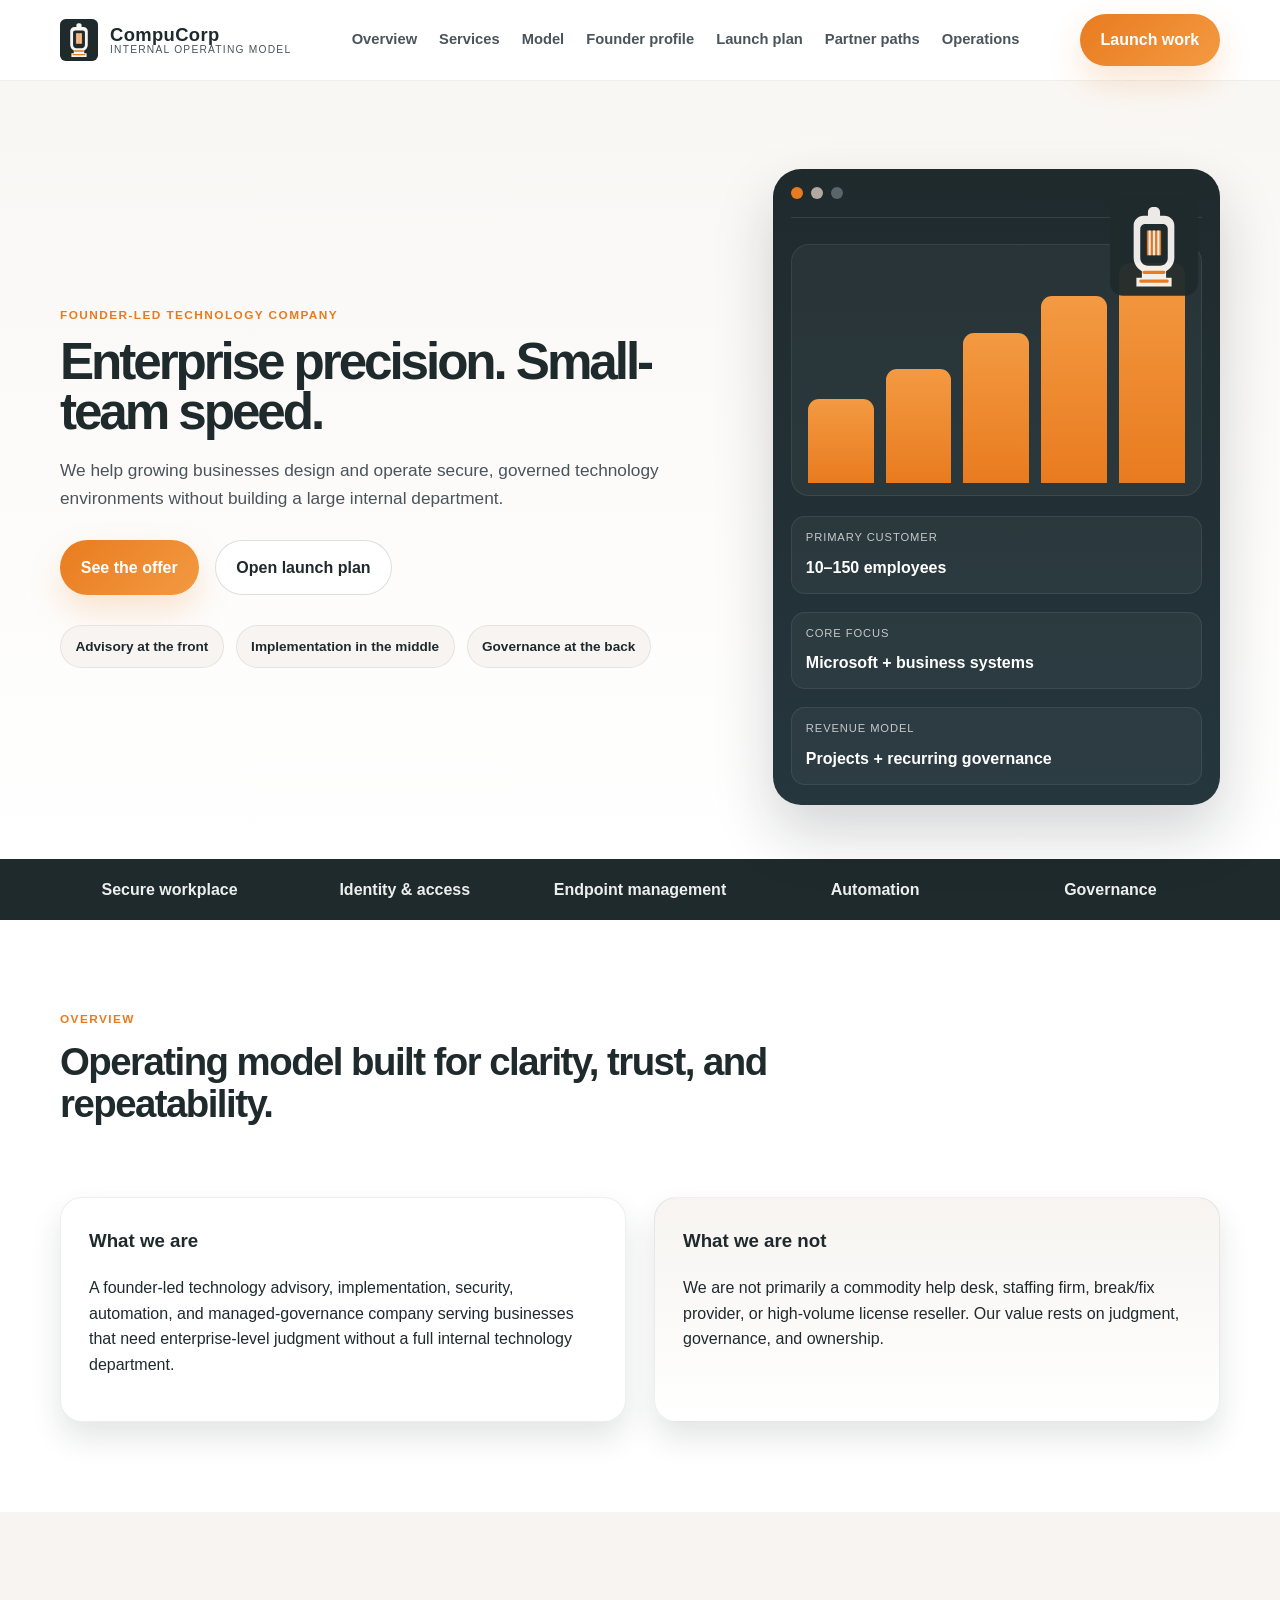
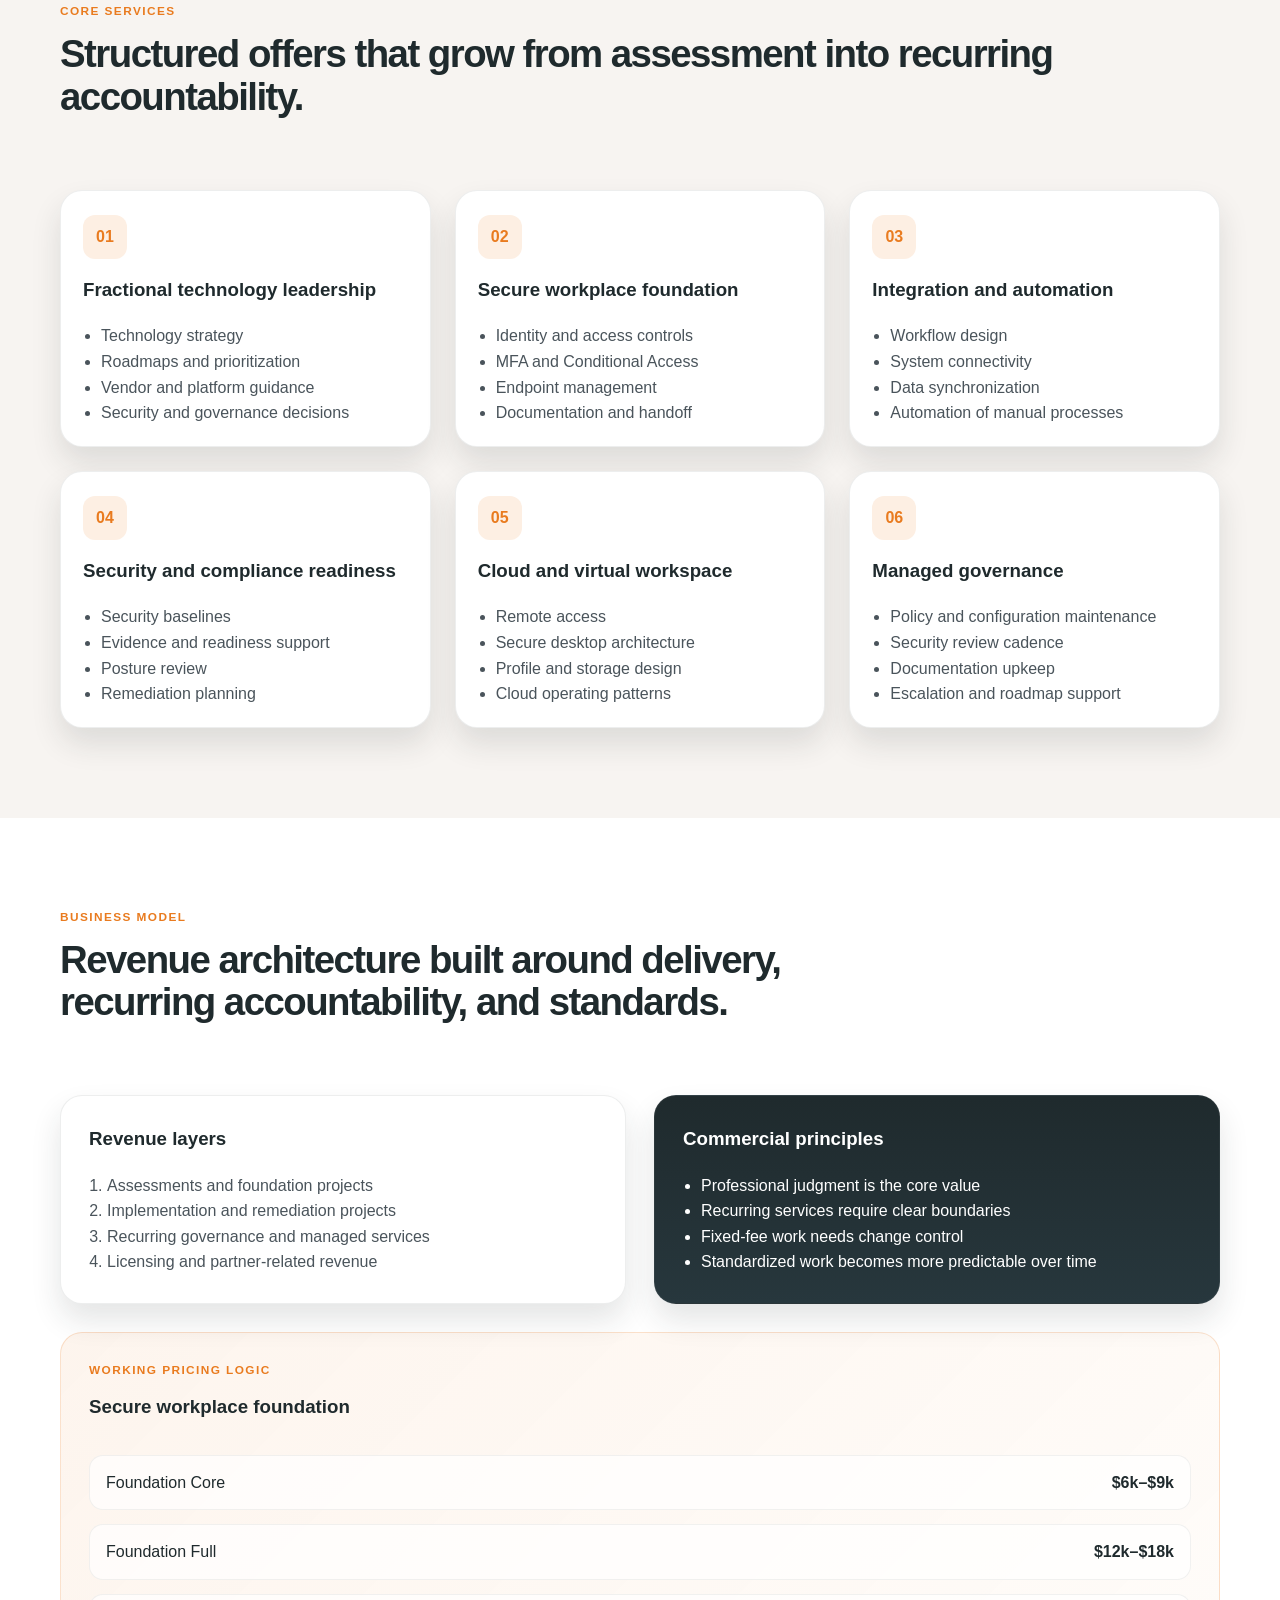
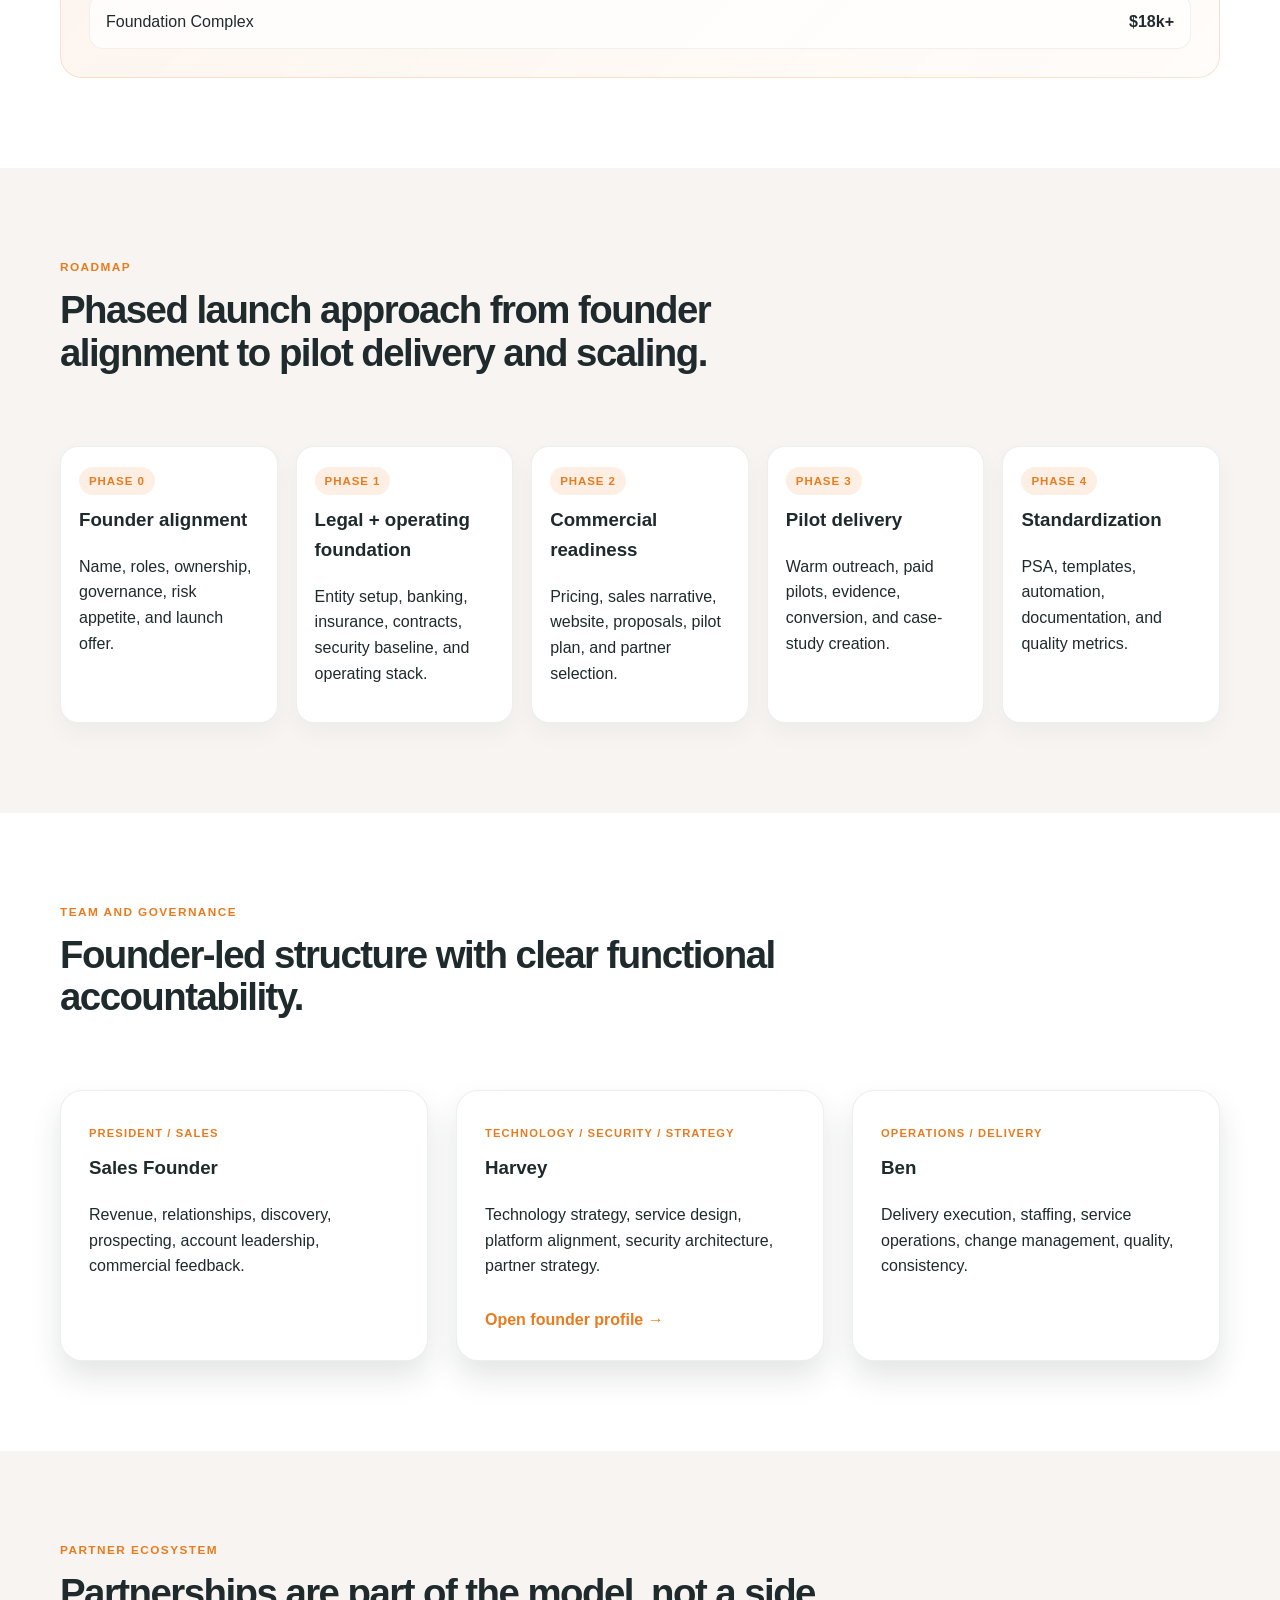
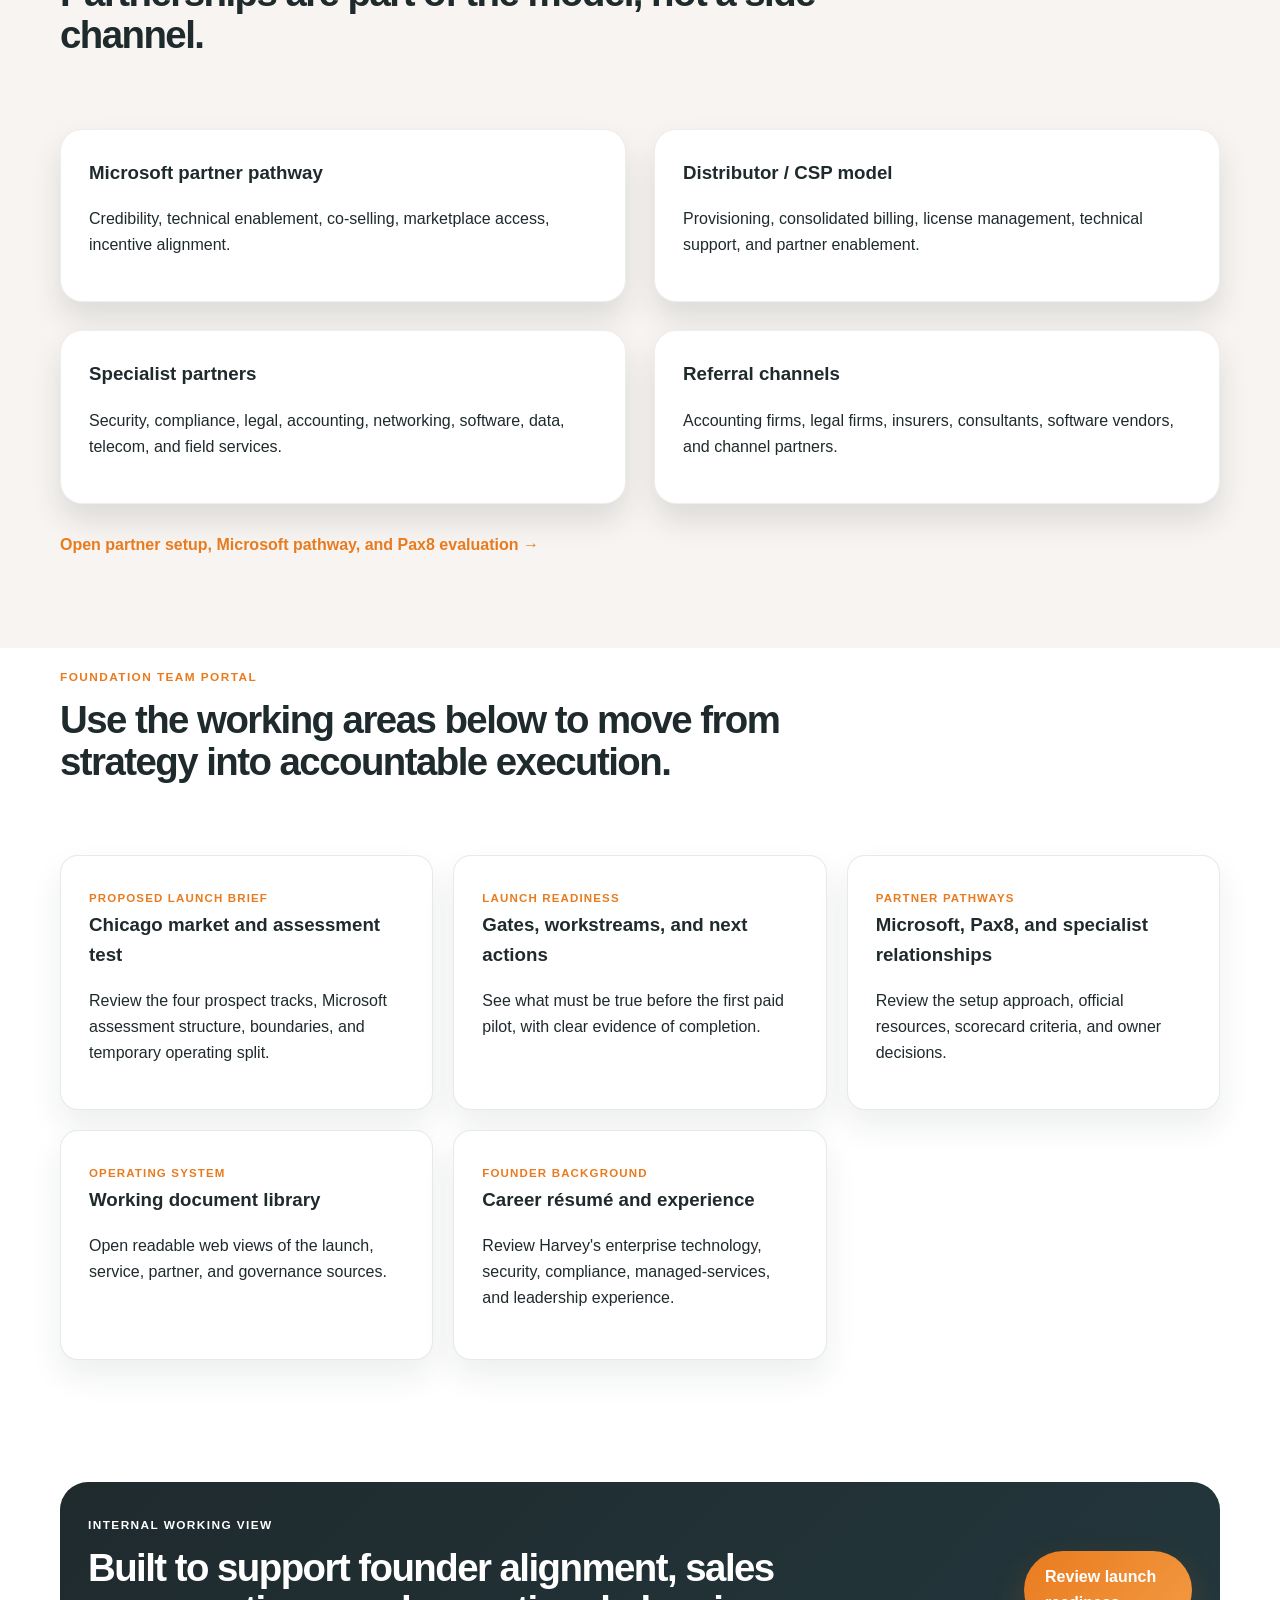
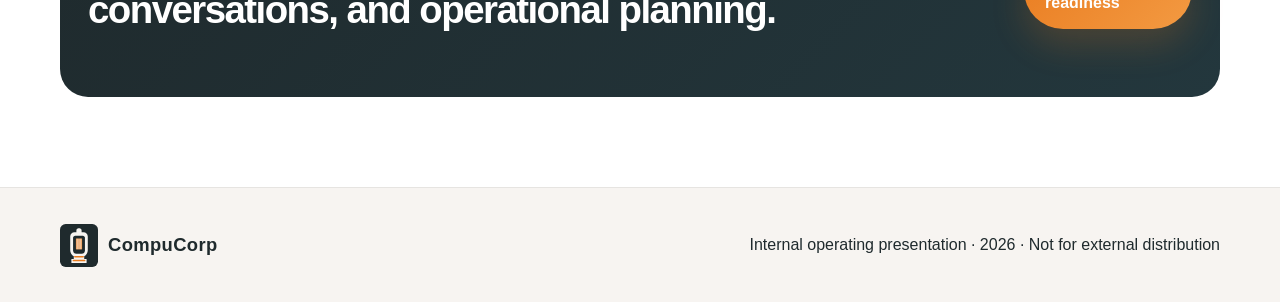
<file: site/index.html>
<!DOCTYPE html>
<html lang="en">
  <head>
    <meta charset="UTF-8" />
    <meta name="viewport" content="width=device-width, initial-scale=1.0" />
    <title>CompuCorp | Internal Operating Presentation</title>
    <meta
      name="description"
      content="Internal company overview for the CompuCorp operating model, service strategy, business architecture, and launch roadmap."
    />
    <link rel="stylesheet" href="styles.css" />
  </head>
  <body>
    <header class="topbar">
      <div class="container nav-wrap">
        <div class="brand" aria-label="CompuCorp brand">
            <img class="brand-logo" src="assets/compucorp-mark.svg" alt="" />
          <div class="brand-text">
            <span class="brand-name">CompuCorp</span>
            <span class="brand-tag">Internal operating model</span>
          </div>
        </div>

        <nav class="main-nav" aria-label="Main navigation">
          <a href="#overview">Overview</a>
          <a href="#services">Services</a>
          <a href="#model">Model</a>
            <a href="harvey-founder.html">Founder profile</a>
            <a href="launch.html">Launch plan</a>
            <a href="partners.html">Partner paths</a>
            <a href="operations.html">Operations</a>
        </nav>

          <a class="nav-cta" href="launch.html">Launch work</a>
      </div>
    </header>

    <main>
      <section class="hero">
        <div class="container hero-grid">
          <div class="hero-copy">
            <p class="eyebrow">Founder-led technology company</p>
            <h1>Enterprise precision. Small-team speed.</h1>
            <p class="lead">
              We help growing businesses design and operate secure, governed technology
              environments without building a large internal department.
            </p>

            <div class="hero-actions">
              <a class="primary" href="#services">See the offer</a>
              <a class="secondary" href="launch.html">Open launch plan</a>
            </div>

            <ul class="hero-points" aria-label="Core company principles">
              <li>Advisory at the front</li>
              <li>Implementation in the middle</li>
              <li>Governance at the back</li>
            </ul>
          </div>

          <div class="hero-panel">
            <img class="hero-mark" src="assets/compucorp-mark.svg" alt="" />
            <div class="panel-header">
              <span class="dot orange"></span>
              <span class="dot gray"></span>
              <span class="dot dark"></span>
            </div>

            <div class="mini-graph">
              <div class="bar-wrap">
                <span class="bar bar-1"></span>
                <span class="bar bar-2"></span>
                <span class="bar bar-3"></span>
                <span class="bar bar-4"></span>
                <span class="bar bar-5"></span>
              </div>
            </div>

            <div class="panel-metrics">
              <div>
                <span class="metric-label">Primary customer</span>
                <strong>10–150 employees</strong>
              </div>
              <div>
                <span class="metric-label">Core focus</span>
                <strong>Microsoft + business systems</strong>
              </div>
              <div>
                <span class="metric-label">Revenue model</span>
                <strong>Projects + recurring governance</strong>
              </div>
            </div>
          </div>
        </div>
      </section>

      <section class="stripe">
        <div class="container stripe-grid">
          <div><span>Secure workplace</span></div>
          <div><span>Identity & access</span></div>
          <div><span>Endpoint management</span></div>
          <div><span>Automation</span></div>
          <div><span>Governance</span></div>
        </div>
      </section>

      <section id="overview" class="section">
        <div class="container">
          <div class="section-header narrow">
            <p class="eyebrow">Overview</p>
            <h2>Operating model built for clarity, trust, and repeatability.</h2>
          </div>

          <div class="overview-grid">
            <article class="story-card">
              <h3>What we are</h3>
              <p>
                A founder-led technology advisory, implementation, security, automation,
                and managed-governance company serving businesses that need enterprise-level
                judgment without a full internal technology department.
              </p>
            </article>

            <article class="story-card accent">
              <h3>What we are not</h3>
              <p>
                We are not primarily a commodity help desk, staffing firm, break/fix provider,
                or high-volume license reseller. Our value rests on judgment, governance, and ownership.
              </p>
            </article>
          </div>
        </div>
      </section>

      <section id="services" class="section alt">
        <div class="container">
          <div class="section-header">
            <p class="eyebrow">Core services</p>
            <h2>Structured offers that grow from assessment into recurring accountability.</h2>
          </div>

          <div class="cards-grid">
            <article class="service-card">
              <div class="card-icon orange">01</div>
              <h3>Fractional technology leadership</h3>
              <ul>
                <li>Technology strategy</li>
                <li>Roadmaps and prioritization</li>
                <li>Vendor and platform guidance</li>
                <li>Security and governance decisions</li>
              </ul>
            </article>

            <article class="service-card">
              <div class="card-icon orange">02</div>
              <h3>Secure workplace foundation</h3>
              <ul>
                <li>Identity and access controls</li>
                <li>MFA and Conditional Access</li>
                <li>Endpoint management</li>
                <li>Documentation and handoff</li>
              </ul>
            </article>

            <article class="service-card">
              <div class="card-icon orange">03</div>
              <h3>Integration and automation</h3>
              <ul>
                <li>Workflow design</li>
                <li>System connectivity</li>
                <li>Data synchronization</li>
                <li>Automation of manual processes</li>
              </ul>
            </article>

            <article class="service-card">
              <div class="card-icon orange">04</div>
              <h3>Security and compliance readiness</h3>
              <ul>
                <li>Security baselines</li>
                <li>Evidence and readiness support</li>
                <li>Posture review</li>
                <li>Remediation planning</li>
              </ul>
            </article>

            <article class="service-card">
              <div class="card-icon orange">05</div>
              <h3>Cloud and virtual workspace</h3>
              <ul>
                <li>Remote access</li>
                <li>Secure desktop architecture</li>
                <li>Profile and storage design</li>
                <li>Cloud operating patterns</li>
              </ul>
            </article>

            <article class="service-card">
              <div class="card-icon orange">06</div>
              <h3>Managed governance</h3>
              <ul>
                <li>Policy and configuration maintenance</li>
                <li>Security review cadence</li>
                <li>Documentation upkeep</li>
                <li>Escalation and roadmap support</li>
              </ul>
            </article>
          </div>
        </div>
      </section>

      <section id="model" class="section">
        <div class="container">
          <div class="section-header narrow">
            <p class="eyebrow">Business model</p>
            <h2>Revenue architecture built around delivery, recurring accountability, and standards.</h2>
          </div>

          <div class="model-grid">
            <div class="model-card">
              <h3>Revenue layers</h3>
              <ol>
                <li>Assessments and foundation projects</li>
                <li>Implementation and remediation projects</li>
                <li>Recurring governance and managed services</li>
                <li>Licensing and partner-related revenue</li>
              </ol>
            </div>

            <div class="model-card highlight">
              <h3>Commercial principles</h3>
              <ul>
                <li>Professional judgment is the core value</li>
                <li>Recurring services require clear boundaries</li>
                <li>Fixed-fee work needs change control</li>
                <li>Standardized work becomes more predictable over time</li>
              </ul>
            </div>
          </div>

          <div class="pricing-box">
            <div>
              <p class="eyebrow">Working pricing logic</p>
              <h3>Secure workplace foundation</h3>
            </div>
            <div class="price-line">
              <span>Foundation Core</span>
              <strong>$6k–$9k</strong>
            </div>
            <div class="price-line">
              <span>Foundation Full</span>
              <strong>$12k–$18k</strong>
            </div>
            <div class="price-line">
              <span>Foundation Complex</span>
              <strong>$18k+</strong>
            </div>
          </div>
        </div>
      </section>

      <section id="roadmap" class="section alt">
        <div class="container">
          <div class="section-header narrow">
            <p class="eyebrow">Roadmap</p>
            <h2>Phased launch approach from founder alignment to pilot delivery and scaling.</h2>
          </div>

          <div class="timeline">
            <div class="timeline-item">
              <span class="step">Phase 0</span>
              <h3>Founder alignment</h3>
              <p>Name, roles, ownership, governance, risk appetite, and launch offer.</p>
            </div>
            <div class="timeline-item">
              <span class="step">Phase 1</span>
              <h3>Legal + operating foundation</h3>
              <p>Entity setup, banking, insurance, contracts, security baseline, and operating stack.</p>
            </div>
            <div class="timeline-item">
              <span class="step">Phase 2</span>
              <h3>Commercial readiness</h3>
              <p>Pricing, sales narrative, website, proposals, pilot plan, and partner selection.</p>
            </div>
            <div class="timeline-item">
              <span class="step">Phase 3</span>
              <h3>Pilot delivery</h3>
              <p>Warm outreach, paid pilots, evidence, conversion, and case-study creation.</p>
            </div>
            <div class="timeline-item">
              <span class="step">Phase 4</span>
              <h3>Standardization</h3>
              <p>PSA, templates, automation, documentation, and quality metrics.</p>
            </div>
          </div>
        </div>
      </section>

      <section id="team" class="section">
        <div class="container">
          <div class="section-header narrow">
            <p class="eyebrow">Team and governance</p>
            <h2>Founder-led structure with clear functional accountability.</h2>
          </div>

          <div class="team-grid">
            <article class="person-card">
              <span class="person-role">President / Sales</span>
              <h3>Sales Founder</h3>
              <p>Revenue, relationships, discovery, prospecting, account leadership, commercial feedback.</p>
            </article>

            <article class="person-card">
              <span class="person-role">Technology / Security / Strategy</span>
              <h3>Harvey</h3>
              <p>Technology strategy, service design, platform alignment, security architecture, partner strategy.</p>
              <p class="section-link"><a href="harvey-founder.html">Open founder profile →</a></p>
            </article>

            <article class="person-card">
              <span class="person-role">Operations / Delivery</span>
              <h3>Ben</h3>
              <p>Delivery execution, staffing, service operations, change management, quality, consistency.</p>
            </article>
          </div>
        </div>
      </section>

      <section id="partners" class="section alt">
        <div class="container">
          <div class="section-header narrow">
            <p class="eyebrow">Partner ecosystem</p>
            <h2>Partnerships are part of the model, not a side channel.</h2>
          </div>

          <div class="partner-grid">
            <div class="partner-item">
              <h3>Microsoft partner pathway</h3>
              <p>Credibility, technical enablement, co-selling, marketplace access, incentive alignment.</p>
            </div>
            <div class="partner-item">
              <h3>Distributor / CSP model</h3>
              <p>Provisioning, consolidated billing, license management, technical support, and partner enablement.</p>
            </div>
            <div class="partner-item">
              <h3>Specialist partners</h3>
              <p>Security, compliance, legal, accounting, networking, software, data, telecom, and field services.</p>
            </div>
            <div class="partner-item">
              <h3>Referral channels</h3>
              <p>Accounting firms, legal firms, insurers, consultants, software vendors, and channel partners.</p>
            </div>
          </div>
          <p class="section-link"><a href="partners.html">Open partner setup, Microsoft pathway, and Pax8 evaluation →</a></p>
        </div>
      </section>

      <section class="section portal-section">
        <div class="container">
          <div class="section-header narrow">
            <p class="eyebrow">Foundation team portal</p>
            <h2>Use the working areas below to move from strategy into accountable execution.</h2>
          </div>
          <div class="portal-grid">
            <a class="portal-card" href="document.html?doc=chicago-market-assessment">
              <span class="card-kicker">Proposed launch brief</span>
              <h3>Chicago market and assessment test</h3>
              <p>Review the four prospect tracks, Microsoft assessment structure, boundaries, and temporary operating split.</p>
            </a>
            <a class="portal-card" href="launch.html">
              <span class="card-kicker">Launch readiness</span>
              <h3>Gates, workstreams, and next actions</h3>
              <p>See what must be true before the first paid pilot, with clear evidence of completion.</p>
            </a>
            <a class="portal-card" href="partners.html">
              <span class="card-kicker">Partner pathways</span>
              <h3>Microsoft, Pax8, and specialist relationships</h3>
              <p>Review the setup approach, official resources, scorecard criteria, and owner decisions.</p>
            </a>
            <a class="portal-card" href="documents.html">
              <span class="card-kicker">Operating system</span>
              <h3>Working document library</h3>
              <p>Open readable web views of the launch, service, partner, and governance sources.</p>
            </a>
            <a class="portal-card" href="harvey-resume.html">
              <span class="card-kicker">Founder background</span>
              <h3>Career résumé and experience</h3>
              <p>Review Harvey's enterprise technology, security, compliance, managed-services, and leadership experience.</p>
            </a>
          </div>
        </div>
      </section>

      <section class="section final-callout" id="contact">
        <div class="container final-box">
          <div>
            <p class="eyebrow">Internal working view</p>
            <h2>Built to support founder alignment, sales conversations, and operational planning.</h2>
          </div>
          <a class="primary" href="launch.html">Review launch readiness</a>
        </div>
      </section>
    </main>

    <footer class="site-footer">
      <div class="container footer-wrap">
        <div>
          <div class="brand brand-footer">
            <img class="brand-logo" src="assets/compucorp-mark.svg" alt="" />
            <div class="brand-text">
              <span class="brand-name">CompuCorp</span>
            </div>
          </div>
        </div>
        <p>Internal operating presentation · Not for external distribution</p>
      </div>
    </footer>

    <script src="script.js"></script>
  </body>
</html>
</file>
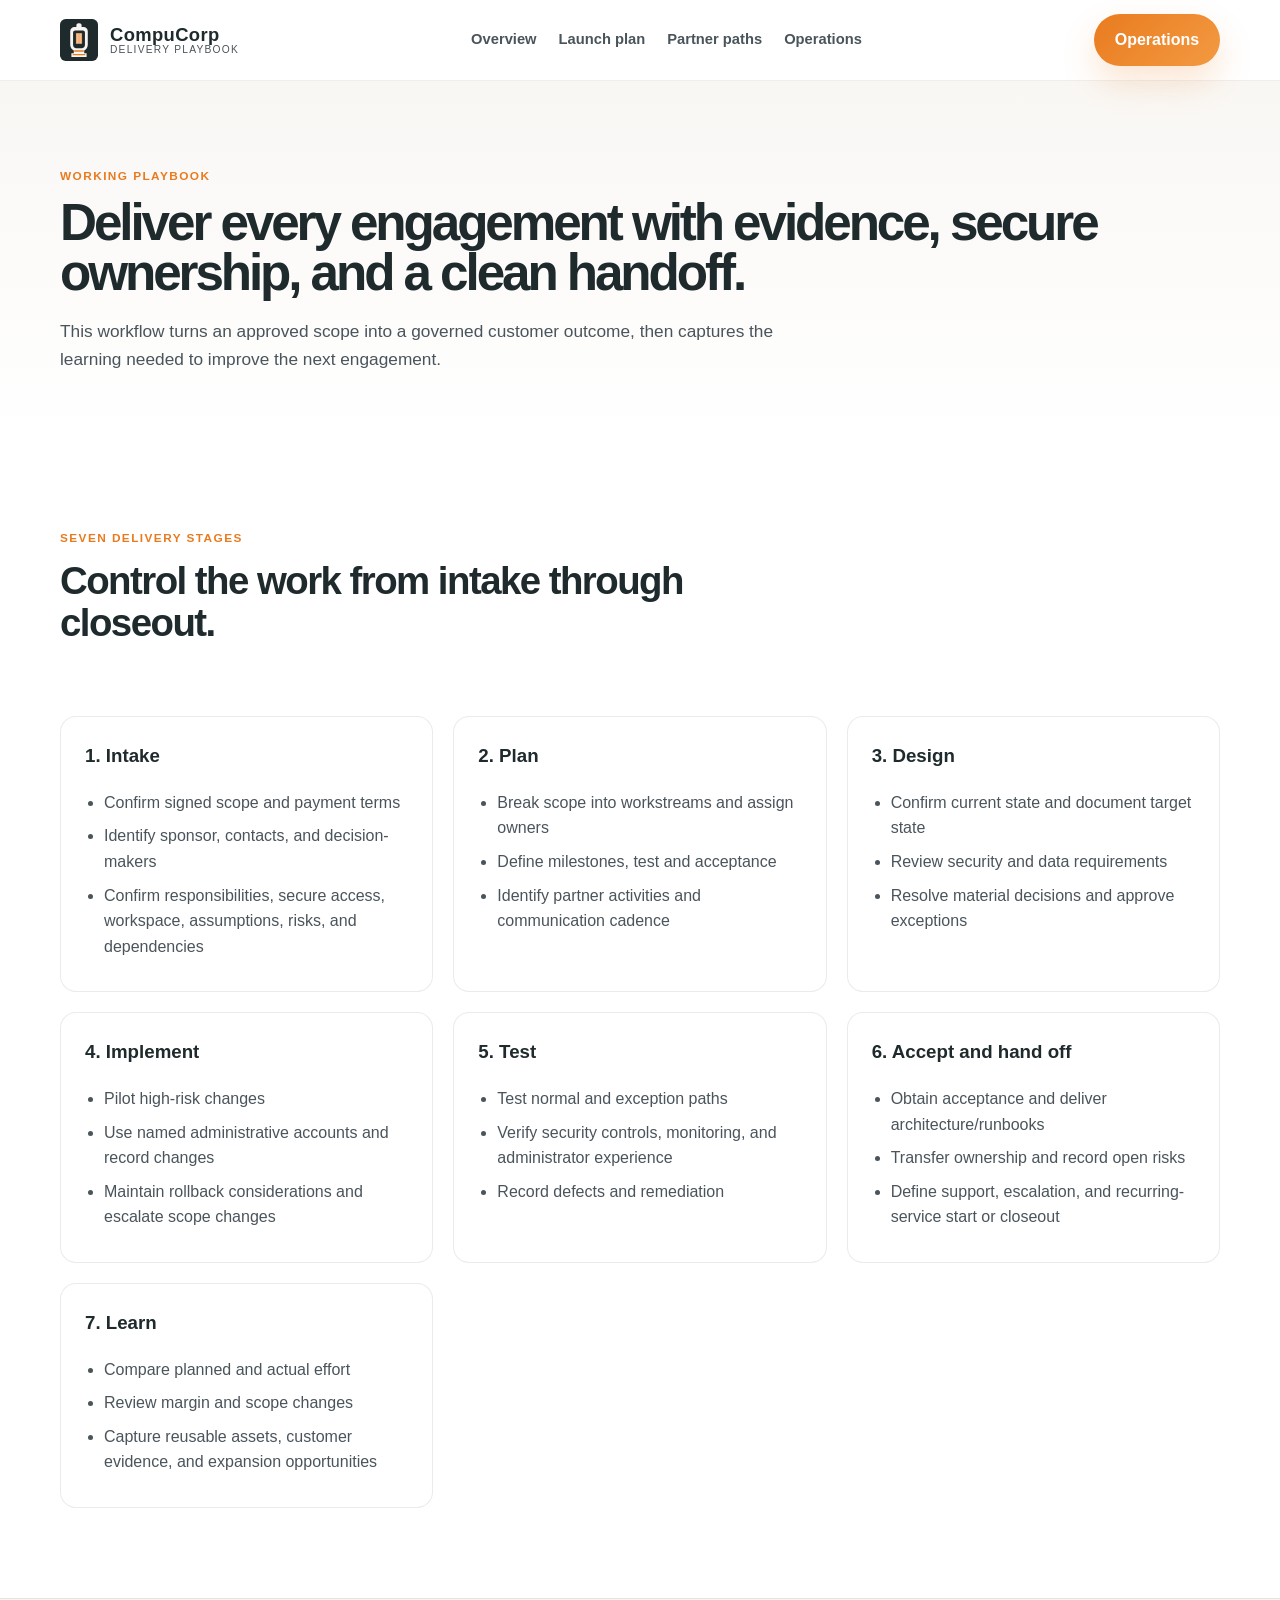
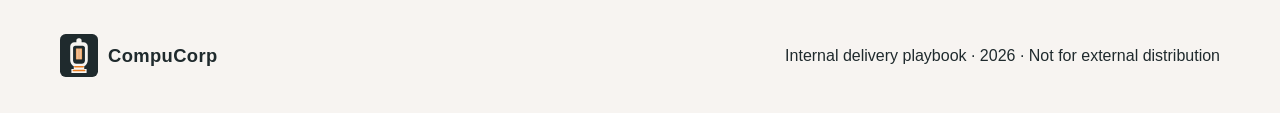
<file: site/delivery-playbook.html>
<!DOCTYPE html>
<html lang="en"><head><meta charset="UTF-8" /><meta name="viewport" content="width=device-width, initial-scale=1.0" /><title>CompuCorp | Delivery Playbook</title><link rel="stylesheet" href="styles.css" /></head><body>
<header class="topbar"><div class="container nav-wrap"><a class="brand" href="index.html"><img class="brand-logo" src="assets/compucorp-mark.svg" alt="" /><span class="brand-text"><span class="brand-name">CompuCorp</span><span class="brand-tag">Delivery playbook</span></span></a><nav class="main-nav"><a href="index.html">Overview</a><a href="launch.html">Launch plan</a><a href="partners.html">Partner paths</a><a href="operations.html">Operations</a></nav><a class="nav-cta" href="operations.html">Operations</a></div></header>
<main><section class="page-hero"><div class="container"><p class="eyebrow">Working playbook</p><h1>Deliver every engagement with evidence, secure ownership, and a clean handoff.</h1><p class="lead">This workflow turns an approved scope into a governed customer outcome, then captures the learning needed to improve the next engagement.</p></div></section>
<section class="section"><div class="container"><div class="section-header narrow"><p class="eyebrow">Seven delivery stages</p><h2>Control the work from intake through closeout.</h2></div><div class="work-grid"><article class="work-card"><h3>1. Intake</h3><ul><li>Confirm signed scope and payment terms</li><li>Identify sponsor, contacts, and decision-makers</li><li>Confirm responsibilities, secure access, workspace, assumptions, risks, and dependencies</li></ul></article><article class="work-card"><h3>2. Plan</h3><ul><li>Break scope into workstreams and assign owners</li><li>Define milestones, test and acceptance</li><li>Identify partner activities and communication cadence</li></ul></article><article class="work-card"><h3>3. Design</h3><ul><li>Confirm current state and document target state</li><li>Review security and data requirements</li><li>Resolve material decisions and approve exceptions</li></ul></article><article class="work-card"><h3>4. Implement</h3><ul><li>Pilot high-risk changes</li><li>Use named administrative accounts and record changes</li><li>Maintain rollback considerations and escalate scope changes</li></ul></article><article class="work-card"><h3>5. Test</h3><ul><li>Test normal and exception paths</li><li>Verify security controls, monitoring, and administrator experience</li><li>Record defects and remediation</li></ul></article><article class="work-card"><h3>6. Accept and hand off</h3><ul><li>Obtain acceptance and deliver architecture/runbooks</li><li>Transfer ownership and record open risks</li><li>Define support, escalation, and recurring-service start or closeout</li></ul></article><article class="work-card"><h3>7. Learn</h3><ul><li>Compare planned and actual effort</li><li>Review margin and scope changes</li><li>Capture reusable assets, customer evidence, and expansion opportunities</li></ul></article></div></div></section></main>
<footer class="site-footer"><div class="container footer-wrap"><a class="brand brand-footer" href="operations.html"><img class="brand-logo" src="assets/compucorp-mark.svg" alt="" /><span class="brand-name">CompuCorp</span></a><p>Internal delivery playbook · Not for external distribution</p></div></footer><script src="script.js"></script></body></html>
</file>
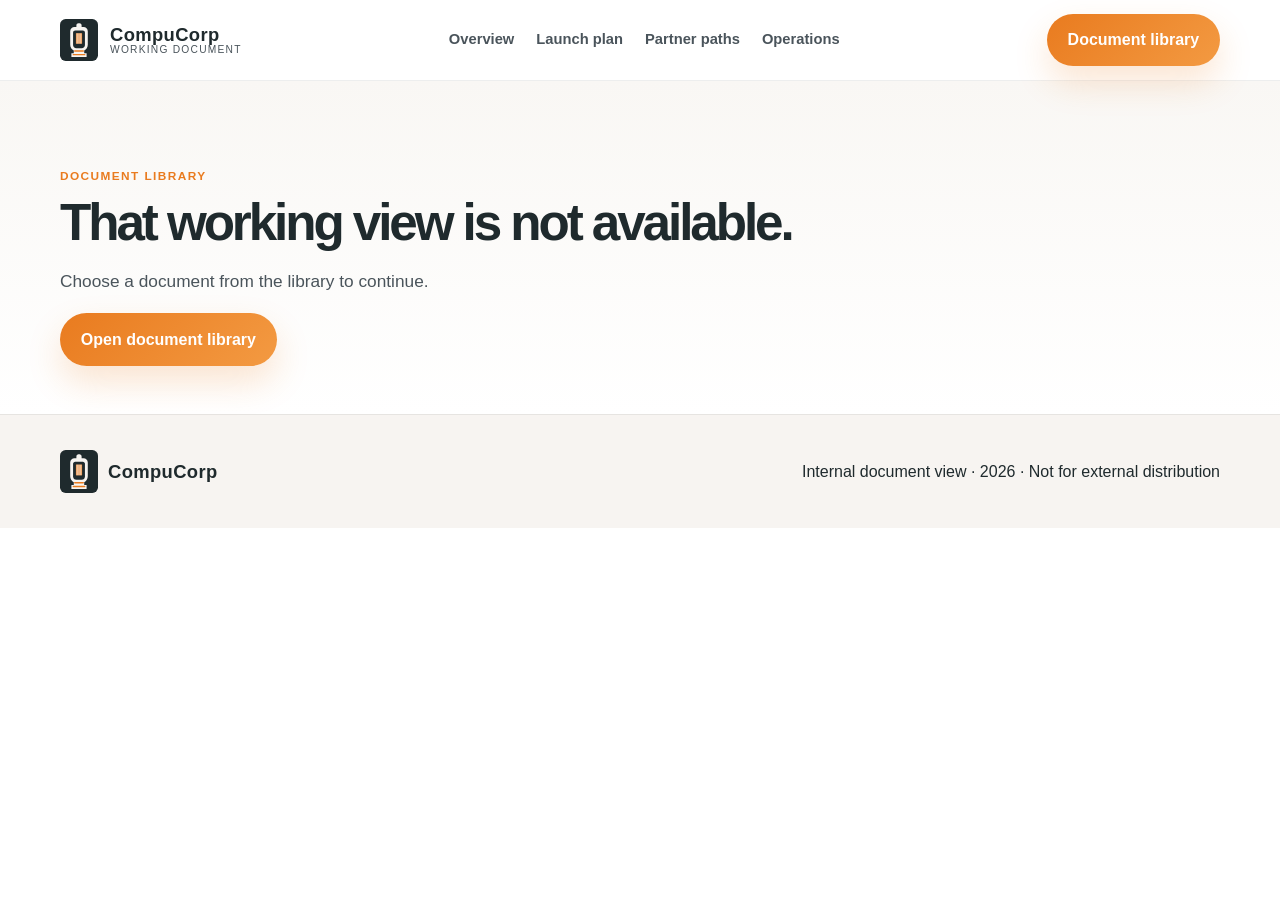
<file: site/document.html>
<!DOCTYPE html>
<html lang="en">
  <head>
    <meta charset="UTF-8" />
    <meta name="viewport" content="width=device-width, initial-scale=1.0" />
    <title>CompuCorp | Working Document</title>
    <meta name="description" content="Web view of a CompuCorp canonical working document." />
    <link rel="stylesheet" href="styles.css" />
  </head>
  <body>
    <header class="topbar">
      <div class="container nav-wrap">
        <a class="brand" href="index.html" aria-label="CompuCorp home"><img class="brand-logo" src="assets/compucorp-mark.svg" alt="" /><span class="brand-text"><span class="brand-name">CompuCorp</span><span class="brand-tag">Working document</span></span></a>
        <nav class="main-nav" aria-label="Main navigation"><a href="index.html">Overview</a><a href="launch.html">Launch plan</a><a href="partners.html">Partner paths</a><a href="operations.html">Operations</a></nav>
        <a class="nav-cta" href="documents.html">Document library</a>
      </div>
    </header>
    <main id="document-view"></main>
    <footer class="site-footer"><div class="container footer-wrap"><a class="brand brand-footer" href="documents.html"><img class="brand-logo" src="assets/compucorp-mark.svg" alt="" /><span class="brand-name">CompuCorp</span></a><p>Internal document view · Not for external distribution</p></div></footer>
    <script src="script.js"></script>
  </body>
</html>
</file>
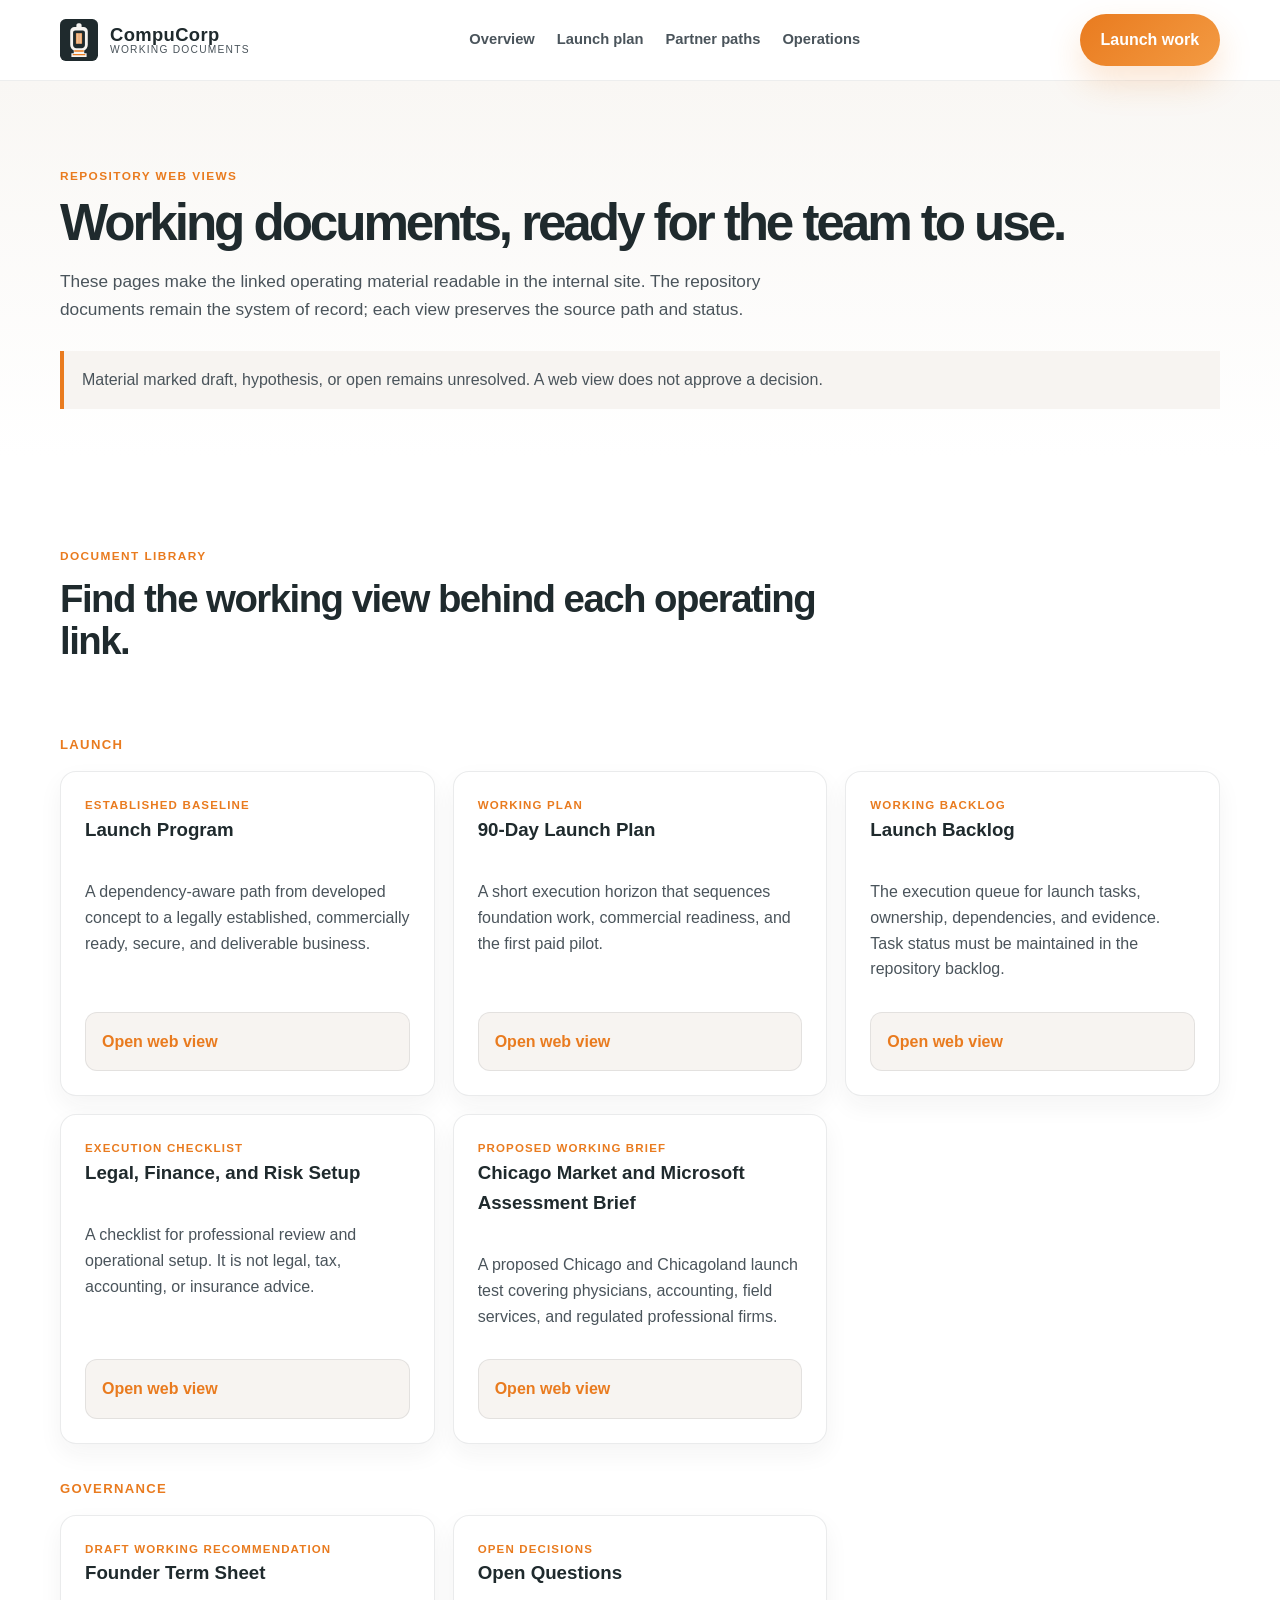
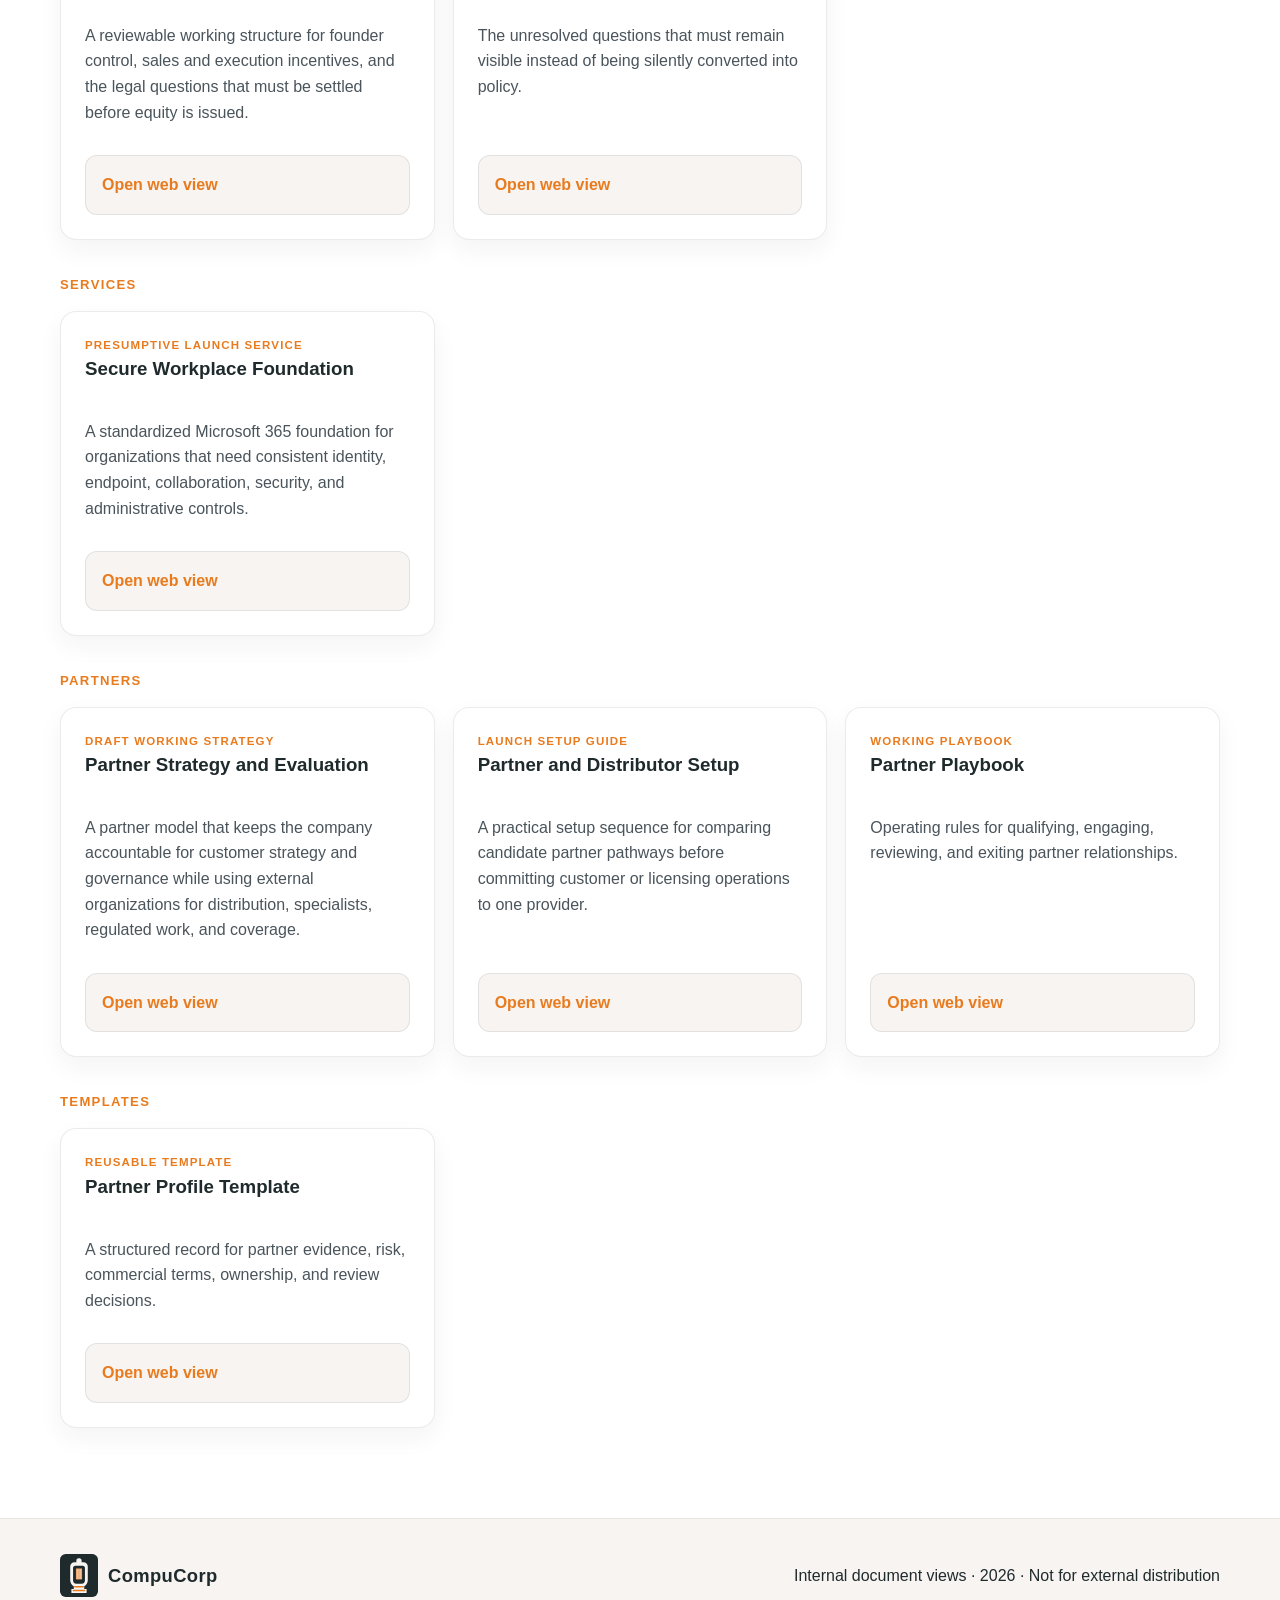
<file: site/documents.html>
<!DOCTYPE html>
<html lang="en">
  <head>
    <meta charset="UTF-8" />
    <meta name="viewport" content="width=device-width, initial-scale=1.0" />
    <title>CompuCorp | Working Documents</title>
    <meta name="description" content="Web views of CompuCorp's canonical launch, service, partner, and operating documents." />
    <link rel="stylesheet" href="styles.css" />
  </head>
  <body>
    <header class="topbar">
      <div class="container nav-wrap">
        <a class="brand" href="index.html" aria-label="CompuCorp home"><img class="brand-logo" src="assets/compucorp-mark.svg" alt="" /><span class="brand-text"><span class="brand-name">CompuCorp</span><span class="brand-tag">Working documents</span></span></a>
        <nav class="main-nav" aria-label="Main navigation"><a href="index.html">Overview</a><a href="launch.html">Launch plan</a><a href="partners.html">Partner paths</a><a href="operations.html">Operations</a></nav>
        <a class="nav-cta" href="launch.html">Launch work</a>
      </div>
    </header>
    <main>
      <section class="page-hero"><div class="container"><p class="eyebrow">Repository web views</p><h1>Working documents, ready for the team to use.</h1><p class="lead">These pages make the linked operating material readable in the internal site. The repository documents remain the system of record; each view preserves the source path and status.</p><p class="notice">Material marked draft, hypothesis, or open remains unresolved. A web view does not approve a decision.</p></div></section>
      <section class="section"><div class="container"><div class="section-header narrow"><p class="eyebrow">Document library</p><h2>Find the working view behind each operating link.</h2></div><div id="document-library" class="document-library" aria-live="polite"></div></div></section>
    </main>
    <footer class="site-footer"><div class="container footer-wrap"><a class="brand brand-footer" href="index.html"><img class="brand-logo" src="assets/compucorp-mark.svg" alt="" /><span class="brand-name">CompuCorp</span></a><p>Internal document views · Not for external distribution</p></div></footer>
    <script src="script.js"></script>
  </body>
</html>
</file>
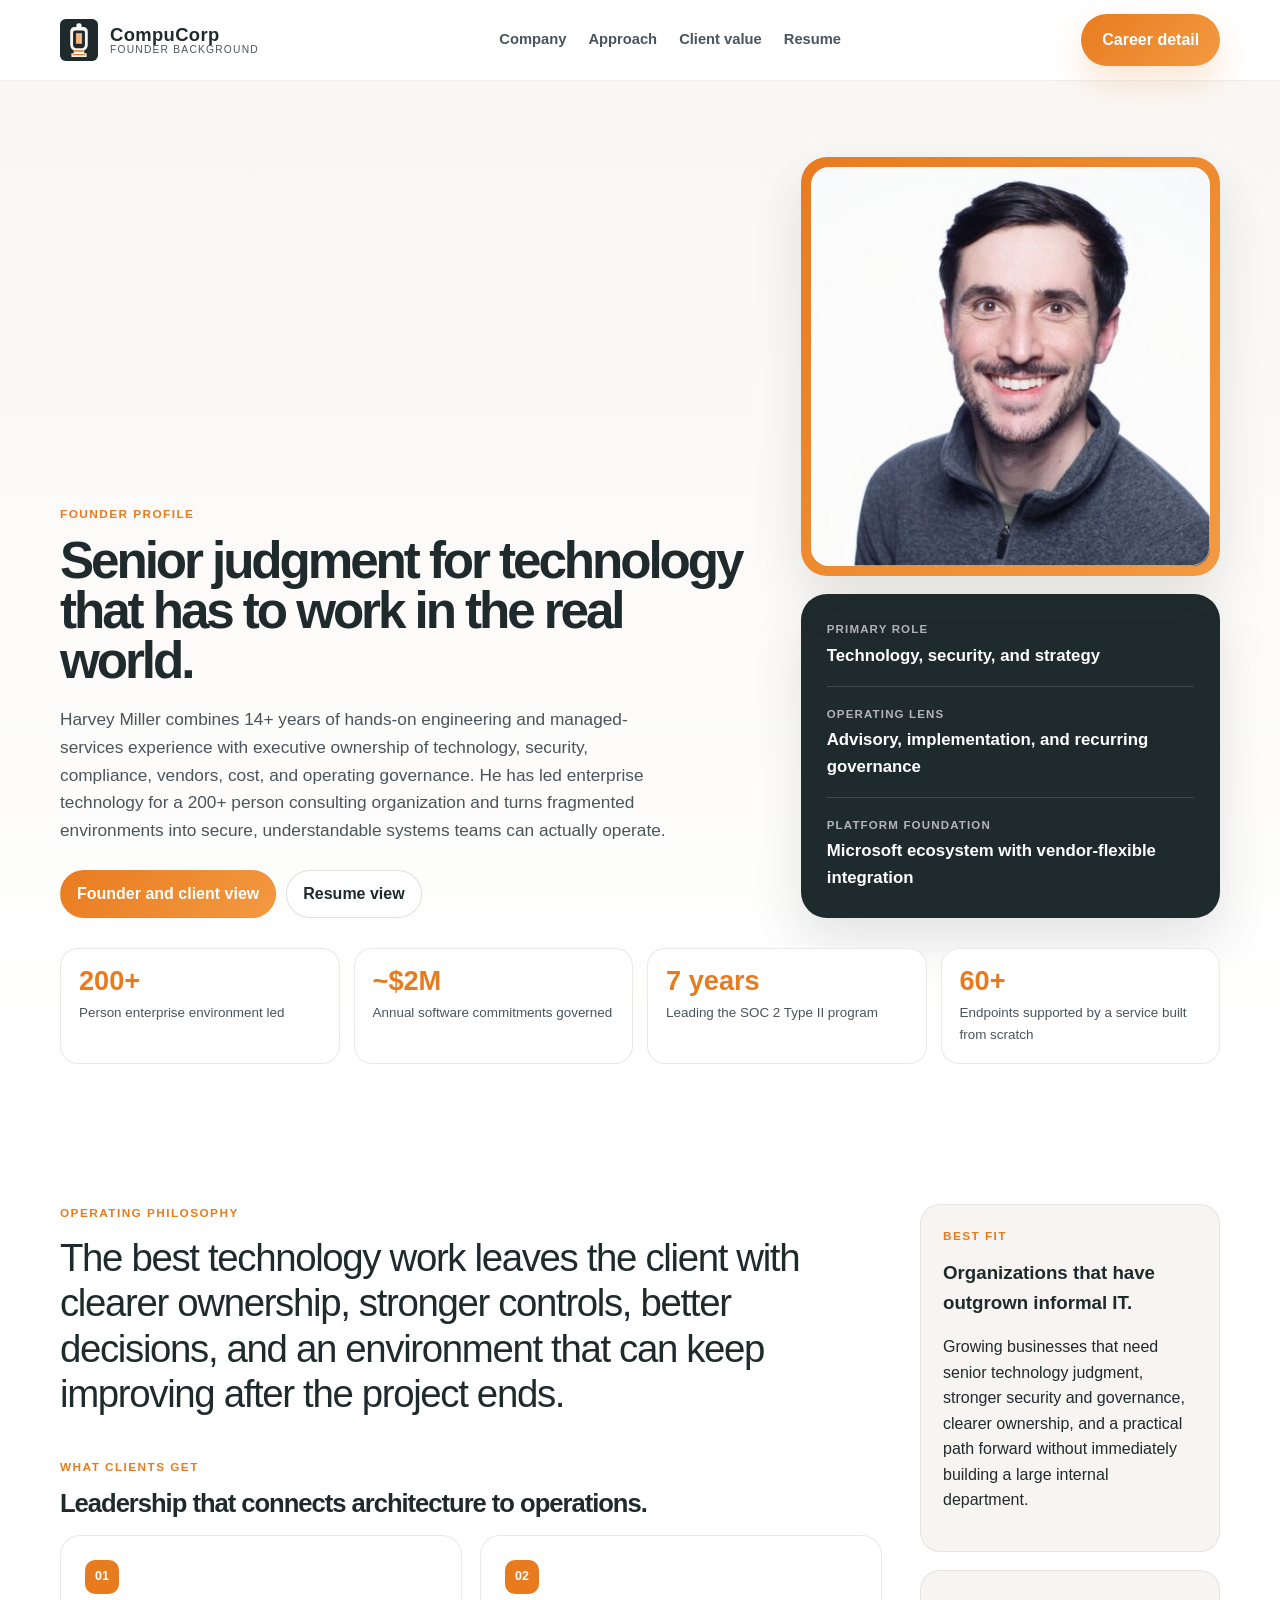
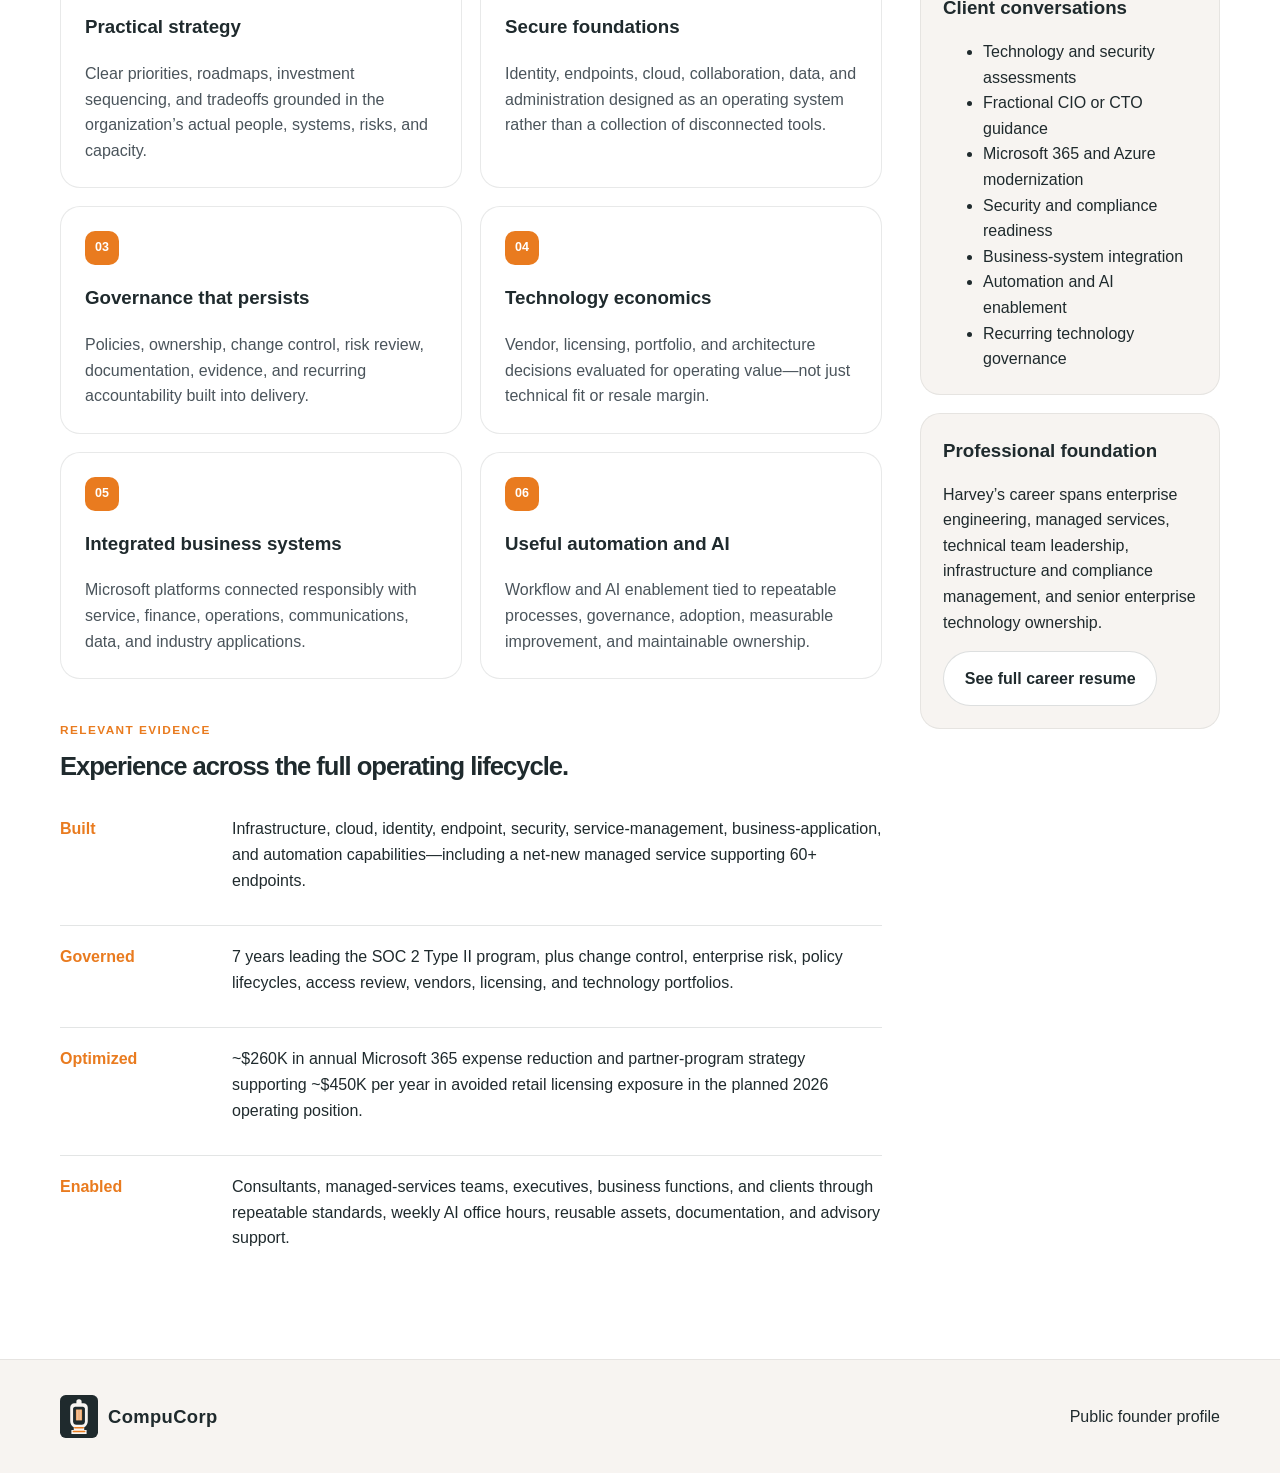
<file: site/harvey-founder.html>
<!DOCTYPE html>
<html lang="en">
  <head>
    <meta charset="UTF-8" />
    <meta name="viewport" content="width=device-width, initial-scale=1.0" />
    <title>Harvey Miller | Founder Profile</title>
    <meta name="description" content="Client-facing founder profile for Harvey Miller, focused on technology strategy, secure operations, governance, and practical modernization." />
    <link rel="stylesheet" href="styles.css" />
    <link rel="stylesheet" href="career.css" />
  </head>
  <body>
    <header class="topbar">
      <div class="container nav-wrap">
        <a class="brand" href="index.html" aria-label="CompuCorp home">
          <img class="brand-logo" src="assets/compucorp-mark.svg" alt="" />
          <div class="brand-text"><span class="brand-name">CompuCorp</span><span class="brand-tag">Founder background</span></div>
        </a>
        <nav class="main-nav" aria-label="Founder profile navigation">
          <a href="index.html">Company</a>
          <a href="#approach">Approach</a>
          <a href="#client-value">Client value</a>
          <a href="harvey-resume.html">Resume</a>
        </nav>
        <a class="nav-cta" href="harvey-resume.html">Career detail</a>
      </div>
    </header>

    <main>
      <section class="profile-hero">
        <div class="container profile-hero-grid">
          <div>
            <p class="eyebrow">Founder profile</p>
            <h1>Senior judgment for technology that has to work in the real world.</h1>
            <p class="lead">Harvey Miller combines 14+ years of hands-on engineering and managed-services experience with executive ownership of technology, security, compliance, vendors, cost, and operating governance. He has led enterprise technology for a 200+ person consulting organization and turns fragmented environments into secure, understandable systems teams can actually operate.</p>
            <div class="profile-switcher" aria-label="Choose profile view">
              <a href="harvey-founder.html" aria-current="page">Founder and client view</a>
              <a href="harvey-resume.html">Resume view</a>
            </div>
          </div>
          <aside class="profile-aside" aria-label="Founder focus">
            <figure class="profile-portrait">
              <img src="assets/harvey-miller-headshot.svg" alt="Harvey Miller" width="446" height="446" fetchpriority="high" />
            </figure>
            <div class="profile-facts">
              <dl>
              <div><dt>Primary role</dt><dd>Technology, security, and strategy</dd></div>
              <div><dt>Operating lens</dt><dd>Advisory, implementation, and recurring governance</dd></div>
              <div><dt>Platform foundation</dt><dd>Microsoft ecosystem with vendor-flexible integration</dd></div>
            </dl>
            </div>
          </aside>
        </div>
        <div class="container profile-metrics" aria-label="Selected experience metrics">
          <div class="profile-metric"><strong>200+</strong><span>Person enterprise environment led</span></div>
          <div class="profile-metric"><strong>~$2M</strong><span>Annual software commitments governed</span></div>
          <div class="profile-metric"><strong>7 years</strong><span>Leading the SOC 2 Type II program</span></div>
          <div class="profile-metric"><strong>60+</strong><span>Endpoints supported by a service built from scratch</span></div>
        </div>
      </section>

      <section class="section" id="approach">
        <div class="container founder-layout">
          <div>
            <section class="career-section">
              <p class="eyebrow">Operating philosophy</p>
              <p class="founder-principle">The best technology work leaves the client with clearer ownership, stronger controls, better decisions, and an environment that can keep improving after the project ends.</p>
            </section>

            <section class="career-section" id="client-value">
              <p class="eyebrow">What clients get</p>
              <h2>Leadership that connects architecture to operations.</h2>
              <div class="client-value-grid">
                <article class="client-value-card"><span class="number">01</span><h3>Practical strategy</h3><p>Clear priorities, roadmaps, investment sequencing, and tradeoffs grounded in the organization’s actual people, systems, risks, and capacity.</p></article>
                <article class="client-value-card"><span class="number">02</span><h3>Secure foundations</h3><p>Identity, endpoints, cloud, collaboration, data, and administration designed as an operating system rather than a collection of disconnected tools.</p></article>
                <article class="client-value-card"><span class="number">03</span><h3>Governance that persists</h3><p>Policies, ownership, change control, risk review, documentation, evidence, and recurring accountability built into delivery.</p></article>
                <article class="client-value-card"><span class="number">04</span><h3>Technology economics</h3><p>Vendor, licensing, portfolio, and architecture decisions evaluated for operating value—not just technical fit or resale margin.</p></article>
                <article class="client-value-card"><span class="number">05</span><h3>Integrated business systems</h3><p>Microsoft platforms connected responsibly with service, finance, operations, communications, data, and industry applications.</p></article>
                <article class="client-value-card"><span class="number">06</span><h3>Useful automation and AI</h3><p>Workflow and AI enablement tied to repeatable processes, governance, adoption, measurable improvement, and maintainable ownership.</p></article>
              </div>
            </section>

            <section class="career-section">
              <p class="eyebrow">Relevant evidence</p>
              <h2>Experience across the full operating lifecycle.</h2>
              <div class="proof-list">
                <div class="proof-item"><strong>Built</strong><span>Infrastructure, cloud, identity, endpoint, security, service-management, business-application, and automation capabilities—including a net-new managed service supporting 60+ endpoints.</span></div>
                <div class="proof-item"><strong>Governed</strong><span>7 years leading the SOC 2 Type II program, plus change control, enterprise risk, policy lifecycles, access review, vendors, licensing, and technology portfolios.</span></div>
                <div class="proof-item"><strong>Optimized</strong><span>~$260K in annual Microsoft 365 expense reduction and partner-program strategy supporting ~$450K per year in avoided retail licensing exposure in the planned 2026 operating position.</span></div>
                <div class="proof-item"><strong>Enabled</strong><span>Consultants, managed-services teams, executives, business functions, and clients through repeatable standards, weekly AI office hours, reusable assets, documentation, and advisory support.</span></div>
              </div>
            </section>
          </div>

          <aside class="profile-sidebar">
            <section class="sidebar-card"><p class="eyebrow">Best fit</p><h3>Organizations that have outgrown informal IT.</h3><p>Growing businesses that need senior technology judgment, stronger security and governance, clearer ownership, and a practical path forward without immediately building a large internal department.</p></section>
            <section class="sidebar-card"><h3>Client conversations</h3><ul><li>Technology and security assessments</li><li>Fractional CIO or CTO guidance</li><li>Microsoft 365 and Azure modernization</li><li>Security and compliance readiness</li><li>Business-system integration</li><li>Automation and AI enablement</li><li>Recurring technology governance</li></ul></section>
            <section class="sidebar-card"><h3>Professional foundation</h3><p>Harvey’s career spans enterprise engineering, managed services, technical team leadership, infrastructure and compliance management, and senior enterprise technology ownership.</p><a class="secondary" href="harvey-resume.html">See full career resume</a></section>
          </aside>
        </div>
      </section>
    </main>

    <footer class="site-footer"><div class="container footer-wrap"><div class="brand brand-footer"><img class="brand-logo" src="assets/compucorp-mark.svg" alt="" /><div class="brand-text"><span class="brand-name">CompuCorp</span></div></div><p>Public founder profile</p></div></footer>
    <script src="script.js"></script>
  </body>
</html>
</file>
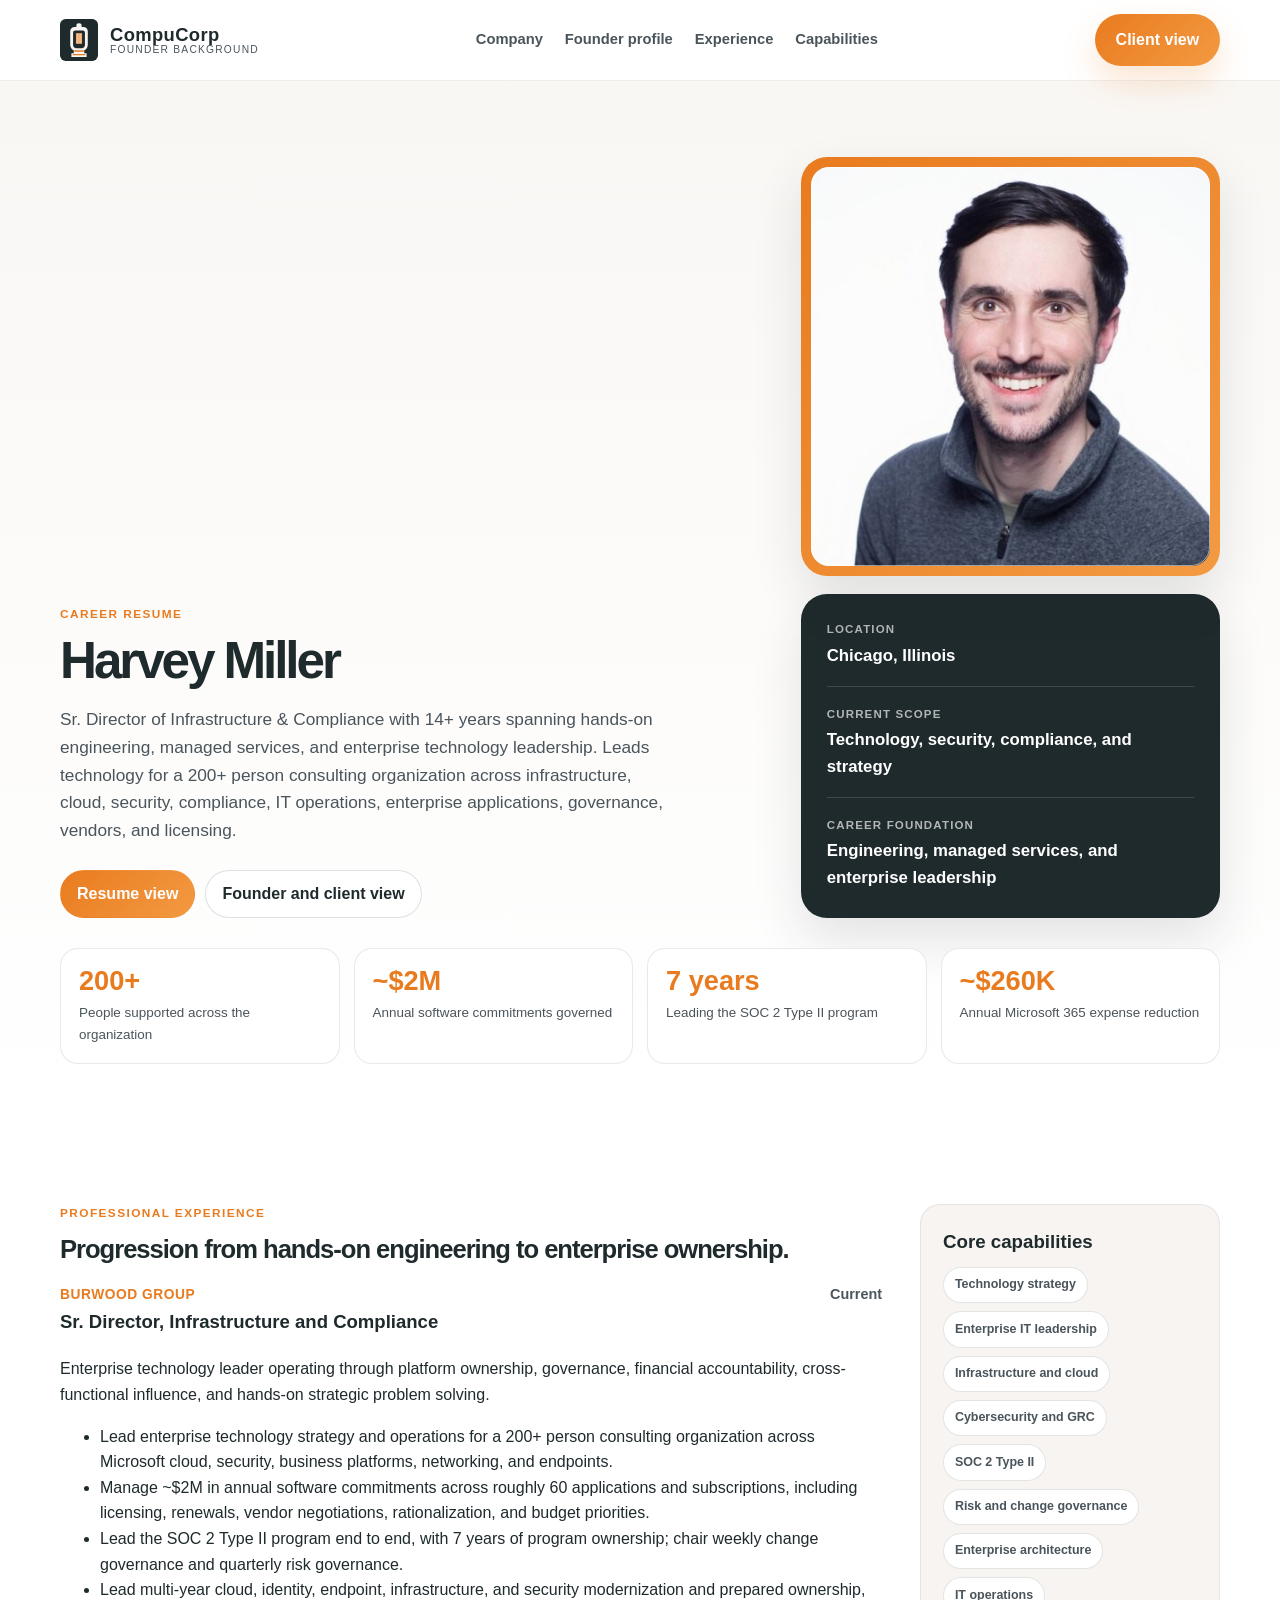
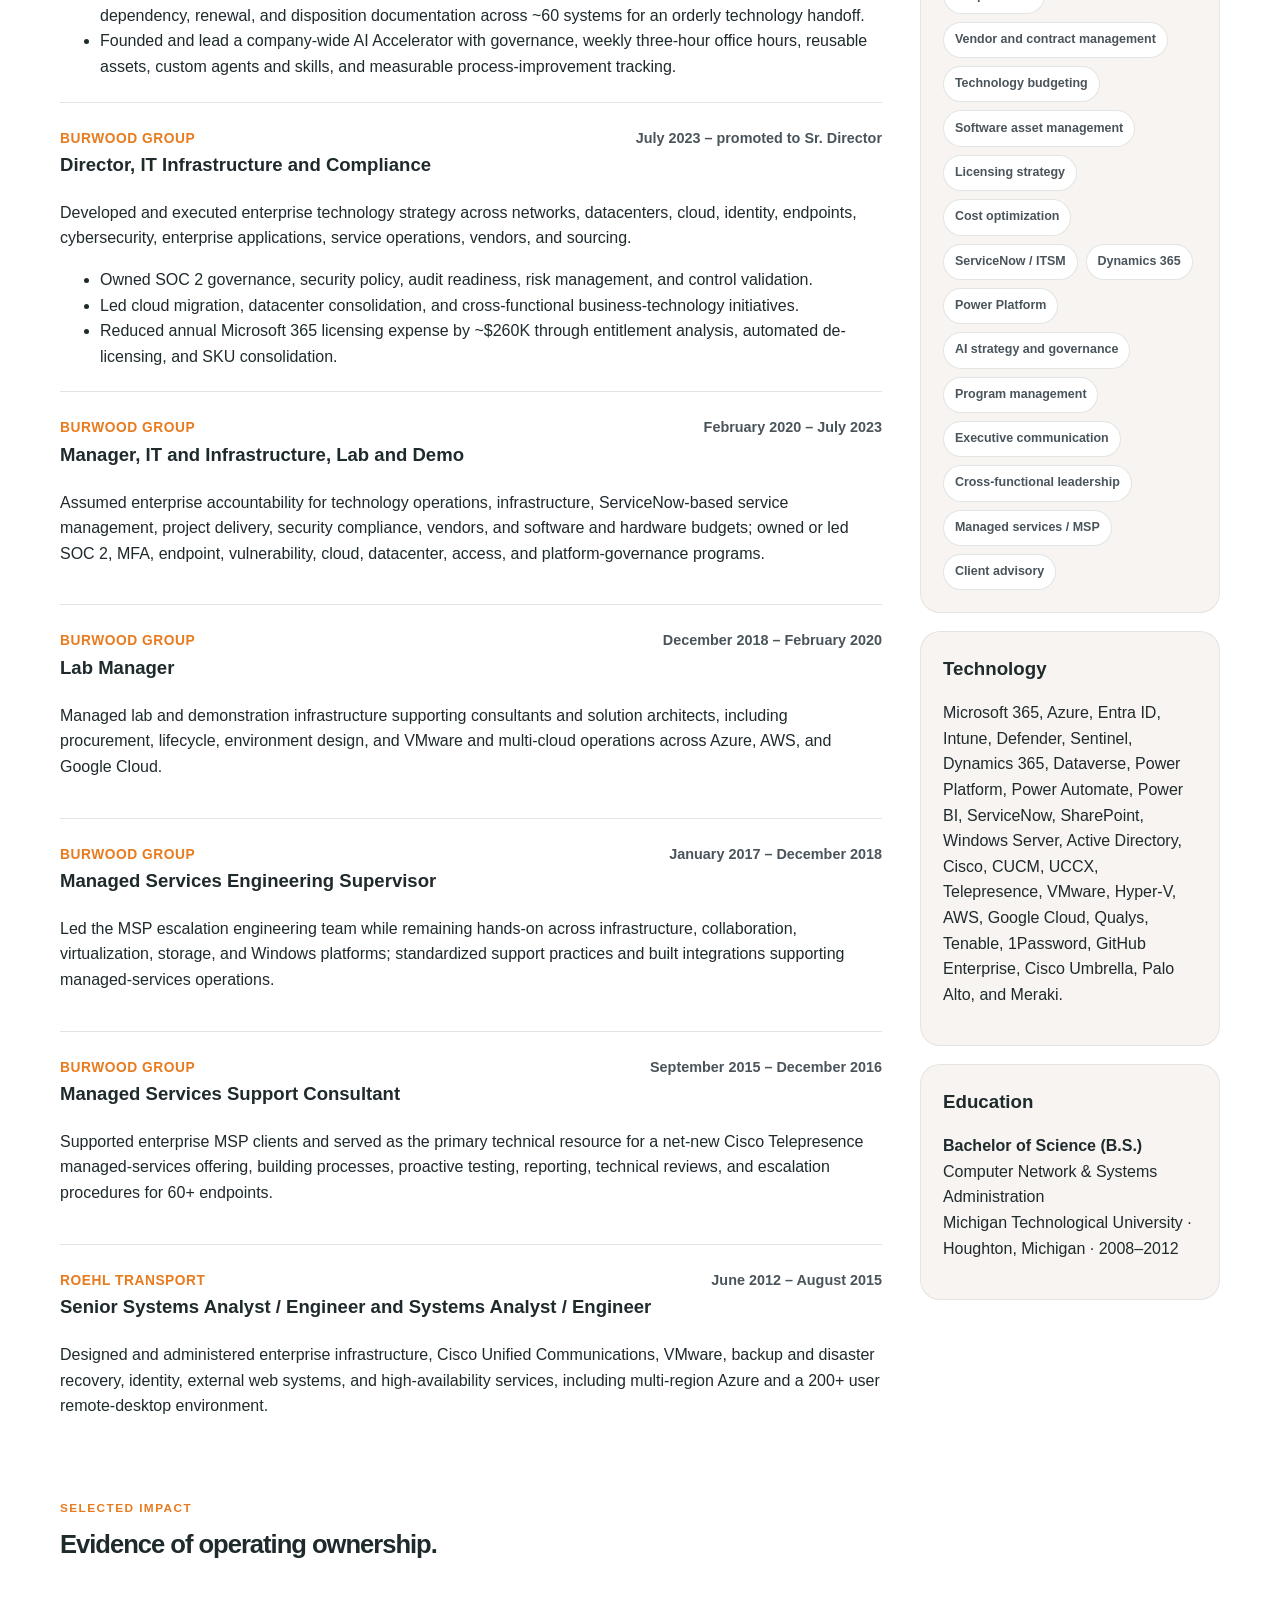
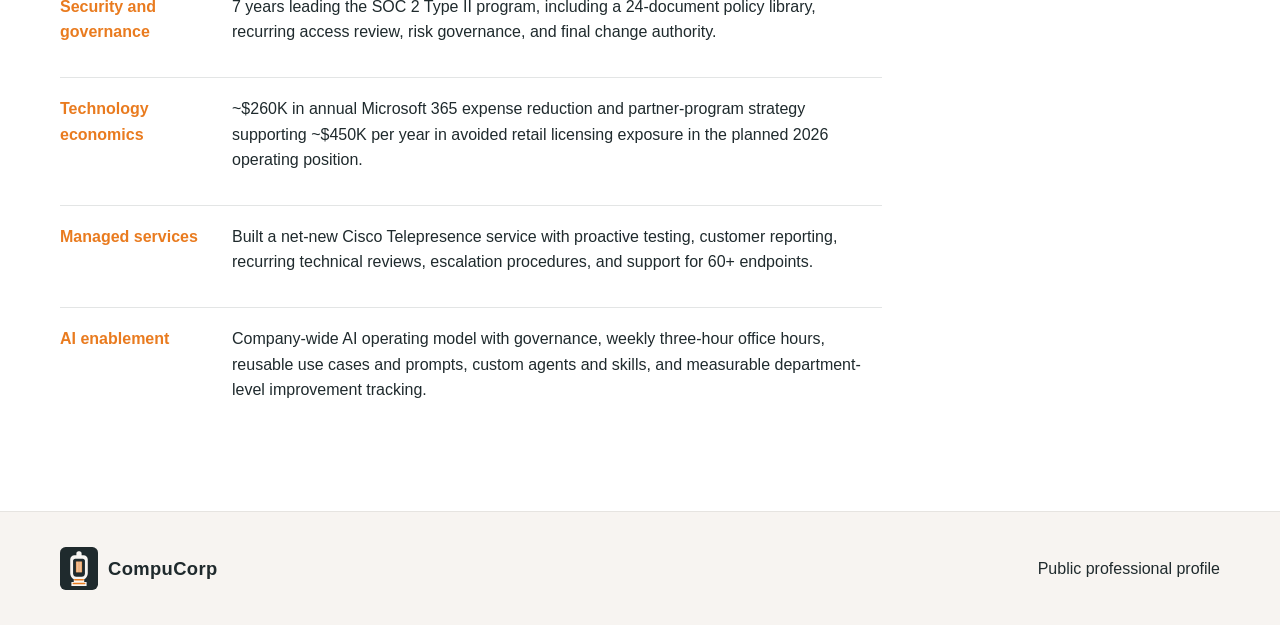
<file: site/harvey-resume.html>
<!DOCTYPE html>
<html lang="en">
  <head>
    <meta charset="UTF-8" />
    <meta name="viewport" content="width=device-width, initial-scale=1.0" />
    <title>Harvey Miller | Career Resume</title>
    <meta name="description" content="Harvey Miller's career resume spanning enterprise technology, infrastructure, security, compliance, managed services, and business systems." />
    <link rel="stylesheet" href="styles.css" />
    <link rel="stylesheet" href="career.css" />
  </head>
  <body>
    <header class="topbar">
      <div class="container nav-wrap">
        <a class="brand" href="index.html" aria-label="CompuCorp home">
          <img class="brand-logo" src="assets/compucorp-mark.svg" alt="" />
          <div class="brand-text"><span class="brand-name">CompuCorp</span><span class="brand-tag">Founder background</span></div>
        </a>
        <nav class="main-nav" aria-label="Career navigation">
          <a href="index.html">Company</a>
          <a href="harvey-founder.html">Founder profile</a>
          <a href="#experience">Experience</a>
          <a href="#capabilities">Capabilities</a>
        </nav>
        <a class="nav-cta" href="harvey-founder.html">Client view</a>
      </div>
    </header>

    <main>
      <section class="profile-hero">
        <div class="container profile-hero-grid">
          <div>
            <p class="eyebrow">Career resume</p>
            <h1>Harvey Miller</h1>
            <p class="lead">Sr. Director of Infrastructure &amp; Compliance with 14+ years spanning hands-on engineering, managed services, and enterprise technology leadership. Leads technology for a 200+ person consulting organization across infrastructure, cloud, security, compliance, IT operations, enterprise applications, governance, vendors, and licensing.</p>
            <div class="profile-switcher" aria-label="Choose profile view">
              <a href="harvey-resume.html" aria-current="page">Resume view</a>
              <a href="harvey-founder.html">Founder and client view</a>
            </div>
          </div>
          <aside class="profile-aside" aria-label="Career summary">
            <figure class="profile-portrait">
              <img src="assets/harvey-miller-headshot.svg" alt="Harvey Miller" width="446" height="446" fetchpriority="high" />
            </figure>
            <div class="profile-facts">
              <dl>
              <div><dt>Location</dt><dd>Chicago, Illinois</dd></div>
              <div><dt>Current scope</dt><dd>Technology, security, compliance, and strategy</dd></div>
              <div><dt>Career foundation</dt><dd>Engineering, managed services, and enterprise leadership</dd></div>
            </dl>
            </div>
          </aside>
        </div>
        <div class="container profile-metrics" aria-label="Selected career metrics">
          <div class="profile-metric"><strong>200+</strong><span>People supported across the organization</span></div>
          <div class="profile-metric"><strong>~$2M</strong><span>Annual software commitments governed</span></div>
          <div class="profile-metric"><strong>7 years</strong><span>Leading the SOC 2 Type II program</span></div>
          <div class="profile-metric"><strong>~$260K</strong><span>Annual Microsoft 365 expense reduction</span></div>
        </div>
      </section>

      <section class="section" id="experience">
        <div class="container resume-layout">
          <div>
            <section class="career-section">
              <p class="eyebrow">Professional experience</p>
              <h2>Progression from hands-on engineering to enterprise ownership.</h2>

              <article class="career-entry">
                <div class="career-entry-header"><div><span class="employer">Burwood Group</span><h3>Sr. Director, Infrastructure and Compliance</h3></div><span class="dates">Current</span></div>
                <p>Enterprise technology leader operating through platform ownership, governance, financial accountability, cross-functional influence, and hands-on strategic problem solving.</p>
                <ul>
                  <li>Lead enterprise technology strategy and operations for a 200+ person consulting organization across Microsoft cloud, security, business platforms, networking, and endpoints.</li>
                  <li>Manage ~$2M in annual software commitments across roughly 60 applications and subscriptions, including licensing, renewals, vendor negotiations, rationalization, and budget priorities.</li>
                  <li>Lead the SOC 2 Type II program end to end, with 7 years of program ownership; chair weekly change governance and quarterly risk governance.</li>
                  <li>Lead multi-year cloud, identity, endpoint, infrastructure, and security modernization and prepared ownership, dependency, renewal, and disposition documentation across ~60 systems for an orderly technology handoff.</li>
                  <li>Founded and lead a company-wide AI Accelerator with governance, weekly three-hour office hours, reusable assets, custom agents and skills, and measurable process-improvement tracking.</li>
                </ul>
              </article>

              <article class="career-entry">
                <div class="career-entry-header"><div><span class="employer">Burwood Group</span><h3>Director, IT Infrastructure and Compliance</h3></div><span class="dates">July 2023 – promoted to Sr. Director</span></div>
                <p>Developed and executed enterprise technology strategy across networks, datacenters, cloud, identity, endpoints, cybersecurity, enterprise applications, service operations, vendors, and sourcing.</p>
                <ul>
                  <li>Owned SOC 2 governance, security policy, audit readiness, risk management, and control validation.</li>
                  <li>Led cloud migration, datacenter consolidation, and cross-functional business-technology initiatives.</li>
                  <li>Reduced annual Microsoft 365 licensing expense by ~$260K through entitlement analysis, automated de-licensing, and SKU consolidation.</li>
                </ul>
              </article>

              <article class="career-entry">
                <div class="career-entry-header"><div><span class="employer">Burwood Group</span><h3>Manager, IT and Infrastructure, Lab and Demo</h3></div><span class="dates">February 2020 – July 2023</span></div>
                <p>Assumed enterprise accountability for technology operations, infrastructure, ServiceNow-based service management, project delivery, security compliance, vendors, and software and hardware budgets; owned or led SOC 2, MFA, endpoint, vulnerability, cloud, datacenter, access, and platform-governance programs.</p>
              </article>

              <article class="career-entry">
                <div class="career-entry-header"><div><span class="employer">Burwood Group</span><h3>Lab Manager</h3></div><span class="dates">December 2018 – February 2020</span></div>
                <p>Managed lab and demonstration infrastructure supporting consultants and solution architects, including procurement, lifecycle, environment design, and VMware and multi-cloud operations across Azure, AWS, and Google Cloud.</p>
              </article>

              <article class="career-entry">
                <div class="career-entry-header"><div><span class="employer">Burwood Group</span><h3>Managed Services Engineering Supervisor</h3></div><span class="dates">January 2017 – December 2018</span></div>
                <p>Led the MSP escalation engineering team while remaining hands-on across infrastructure, collaboration, virtualization, storage, and Windows platforms; standardized support practices and built integrations supporting managed-services operations.</p>
              </article>

              <article class="career-entry">
                <div class="career-entry-header"><div><span class="employer">Burwood Group</span><h3>Managed Services Support Consultant</h3></div><span class="dates">September 2015 – December 2016</span></div>
                <p>Supported enterprise MSP clients and served as the primary technical resource for a net-new Cisco Telepresence managed-services offering, building processes, proactive testing, reporting, technical reviews, and escalation procedures for 60+ endpoints.</p>
              </article>

              <article class="career-entry">
                <div class="career-entry-header"><div><span class="employer">Roehl Transport</span><h3>Senior Systems Analyst / Engineer and Systems Analyst / Engineer</h3></div><span class="dates">June 2012 – August 2015</span></div>
                <p>Designed and administered enterprise infrastructure, Cisco Unified Communications, VMware, backup and disaster recovery, identity, external web systems, and high-availability services, including multi-region Azure and a 200+ user remote-desktop environment.</p>
              </article>
            </section>

            <section class="career-section" id="impact">
              <p class="eyebrow">Selected impact</p>
              <h2>Evidence of operating ownership.</h2>
              <div class="proof-list">
                <div class="proof-item"><strong>Security and governance</strong><span>7 years leading the SOC 2 Type II program, including a 24-document policy library, recurring access review, risk governance, and final change authority.</span></div>
                <div class="proof-item"><strong>Technology economics</strong><span>~$260K in annual Microsoft 365 expense reduction and partner-program strategy supporting ~$450K per year in avoided retail licensing exposure in the planned 2026 operating position.</span></div>
                <div class="proof-item"><strong>Managed services</strong><span>Built a net-new Cisco Telepresence service with proactive testing, customer reporting, recurring technical reviews, escalation procedures, and support for 60+ endpoints.</span></div>
                <div class="proof-item"><strong>AI enablement</strong><span>Company-wide AI operating model with governance, weekly three-hour office hours, reusable use cases and prompts, custom agents and skills, and measurable department-level improvement tracking.</span></div>
              </div>
            </section>
          </div>

          <aside class="profile-sidebar" id="capabilities">
            <section class="sidebar-card">
              <h3>Core capabilities</h3>
              <div class="skill-cloud">
                <span>Technology strategy</span><span>Enterprise IT leadership</span><span>Infrastructure and cloud</span><span>Cybersecurity and GRC</span><span>SOC 2 Type II</span><span>Risk and change governance</span><span>Enterprise architecture</span><span>IT operations</span><span>Vendor and contract management</span><span>Technology budgeting</span><span>Software asset management</span><span>Licensing strategy</span><span>Cost optimization</span><span>ServiceNow / ITSM</span><span>Dynamics 365</span><span>Power Platform</span><span>AI strategy and governance</span><span>Program management</span><span>Executive communication</span><span>Cross-functional leadership</span><span>Managed services / MSP</span><span>Client advisory</span>
              </div>
            </section>
            <section class="sidebar-card">
              <h3>Technology</h3>
              <p>Microsoft 365, Azure, Entra ID, Intune, Defender, Sentinel, Dynamics 365, Dataverse, Power Platform, Power Automate, Power BI, ServiceNow, SharePoint, Windows Server, Active Directory, Cisco, CUCM, UCCX, Telepresence, VMware, Hyper-V, AWS, Google Cloud, Qualys, Tenable, 1Password, GitHub Enterprise, Cisco Umbrella, Palo Alto, and Meraki.</p>
            </section>
            <section class="sidebar-card">
              <h3>Education</h3>
              <p><strong>Bachelor of Science (B.S.)</strong><br />Computer Network &amp; Systems Administration<br />Michigan Technological University · Houghton, Michigan · 2008–2012</p>
            </section>
          </aside>
        </div>
      </section>
    </main>

    <footer class="site-footer"><div class="container footer-wrap"><div class="brand brand-footer"><img class="brand-logo" src="assets/compucorp-mark.svg" alt="" /><div class="brand-text"><span class="brand-name">CompuCorp</span></div></div><p>Public professional profile</p></div></footer>
    <script src="script.js"></script>
  </body>
</html>
</file>
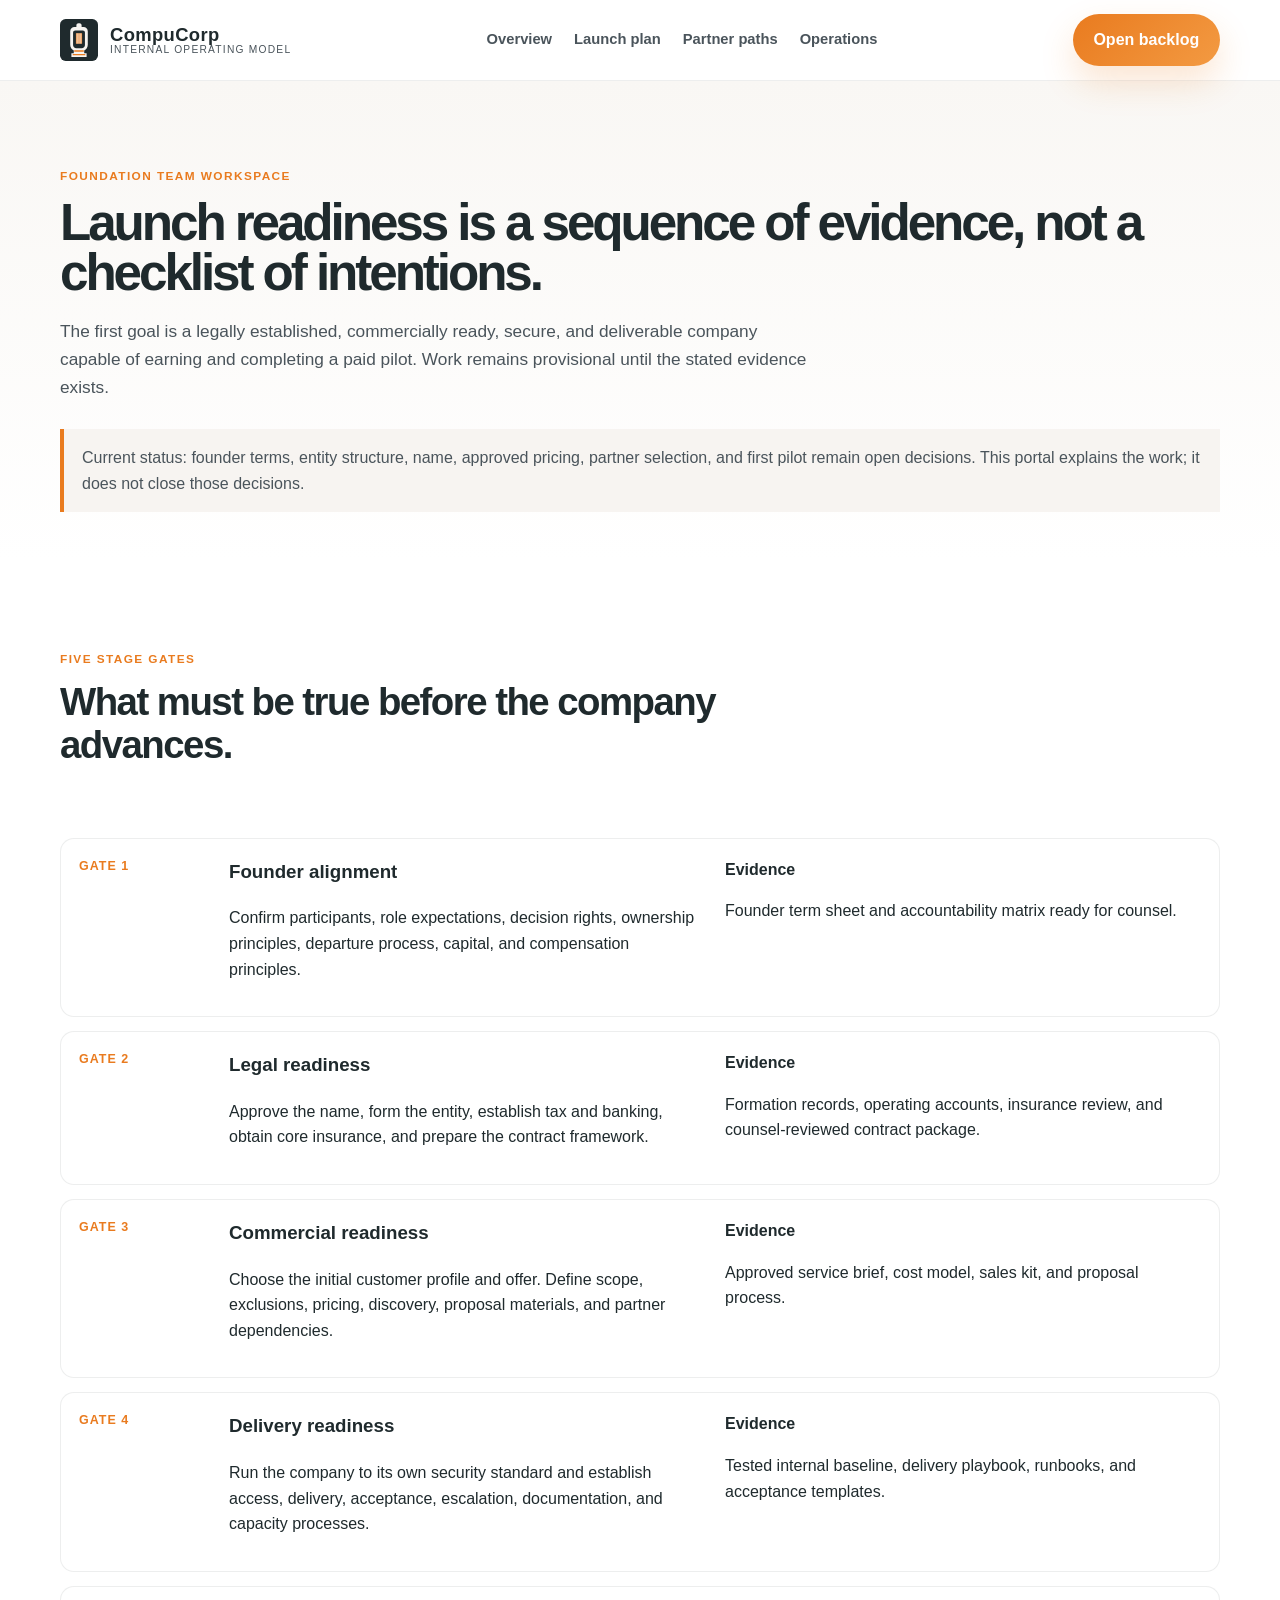
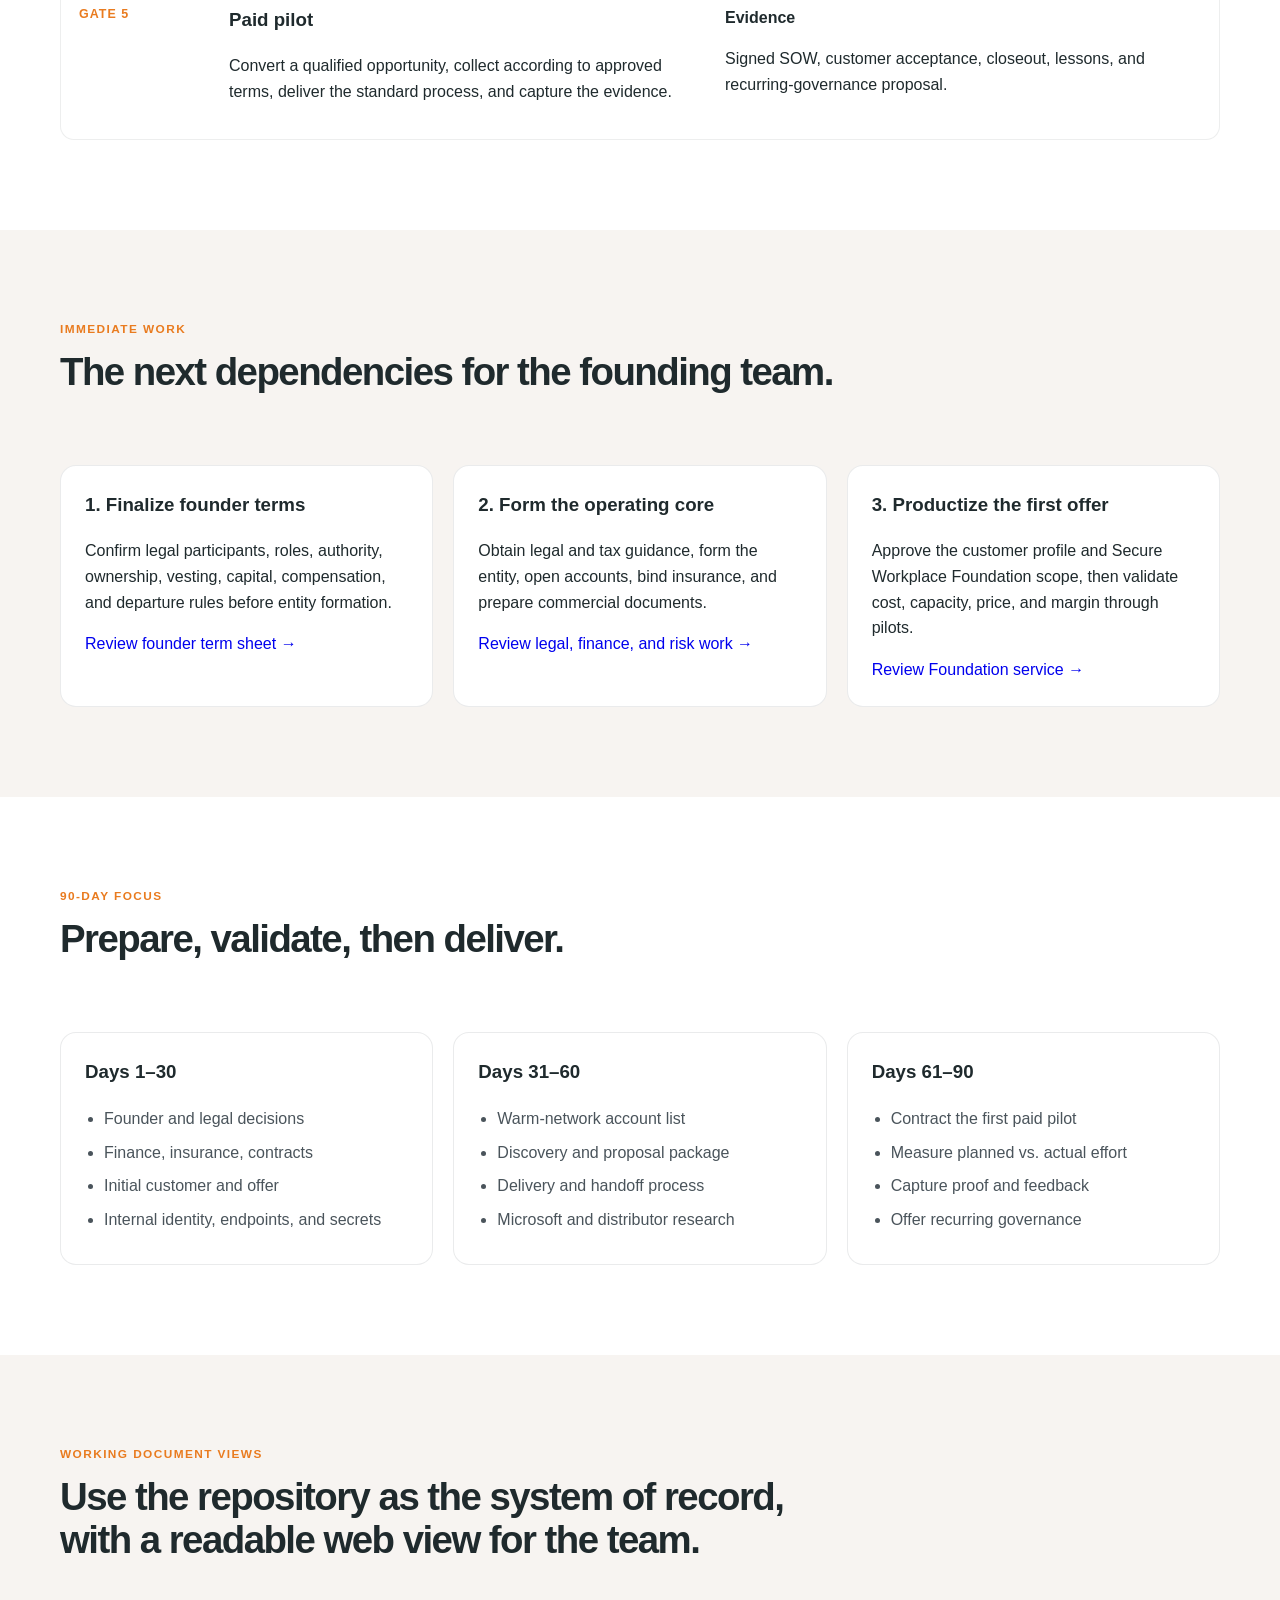
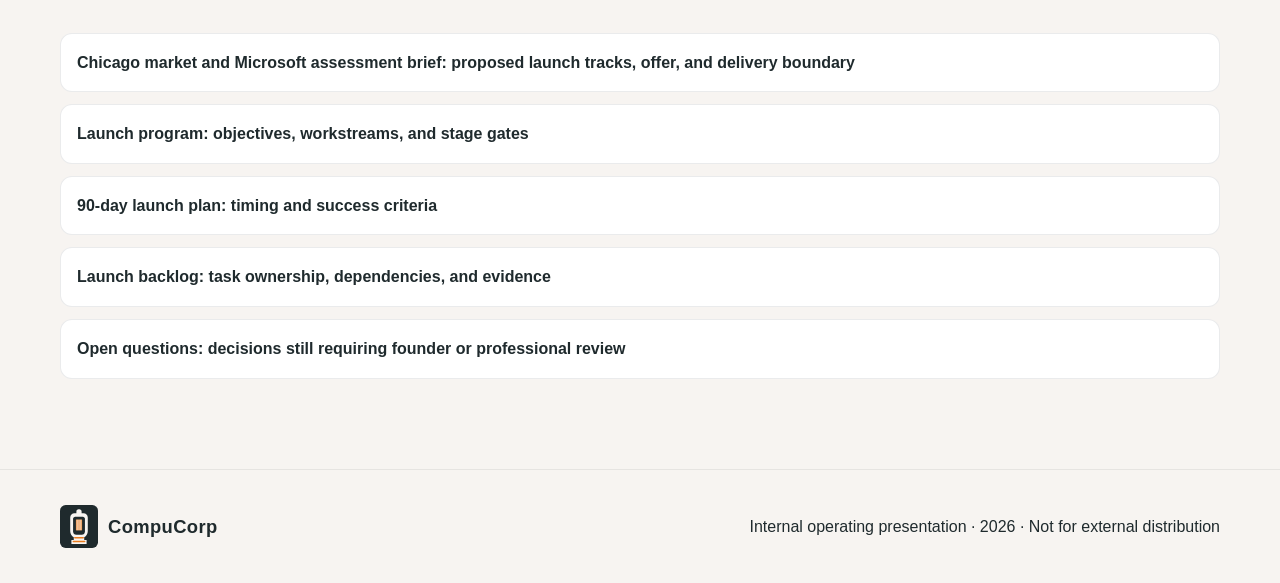
<file: site/launch.html>
<!DOCTYPE html>
<html lang="en">
  <head>
    <meta charset="UTF-8" />
    <meta name="viewport" content="width=device-width, initial-scale=1.0" />
    <title>CompuCorp | Launch Readiness</title>
    <meta name="description" content="Internal launch plan, stage gates, workstreams, and evidence for CompuCorp." />
    <link rel="stylesheet" href="styles.css" />
  </head>
  <body>
    <header class="topbar">
      <div class="container nav-wrap">
        <a class="brand" href="index.html" aria-label="CompuCorp home">
          <img class="brand-logo" src="assets/compucorp-mark.svg" alt="" />
          <span class="brand-text"><span class="brand-name">CompuCorp</span><span class="brand-tag">Internal operating model</span></span>
        </a>
        <nav class="main-nav" aria-label="Main navigation"><a href="index.html">Overview</a><a href="launch.html">Launch plan</a><a href="partners.html">Partner paths</a><a href="operations.html">Operations</a></nav>
        <a class="nav-cta" href="document.html?doc=launch-backlog">Open backlog</a>
      </div>
    </header>
    <main>
      <section class="page-hero">
        <div class="container">
          <p class="eyebrow">Foundation team workspace</p>
          <h1>Launch readiness is a sequence of evidence, not a checklist of intentions.</h1>
          <p class="lead">The first goal is a legally established, commercially ready, secure, and deliverable company capable of earning and completing a paid pilot. Work remains provisional until the stated evidence exists.</p>
          <p class="notice">Current status: founder terms, entity structure, name, approved pricing, partner selection, and first pilot remain open decisions. This portal explains the work; it does not close those decisions.</p>
        </div>
      </section>
      <section class="section">
        <div class="container">
          <div class="section-header narrow"><p class="eyebrow">Five stage gates</p><h2>What must be true before the company advances.</h2></div>
          <div class="gate-list">
            <article class="gate-item"><span class="gate-label">Gate 1</span><div><h3>Founder alignment</h3><p>Confirm participants, role expectations, decision rights, ownership principles, departure process, capital, and compensation principles.</p></div><div><strong>Evidence</strong><p>Founder term sheet and accountability matrix ready for counsel.</p></div></article>
            <article class="gate-item"><span class="gate-label">Gate 2</span><div><h3>Legal readiness</h3><p>Approve the name, form the entity, establish tax and banking, obtain core insurance, and prepare the contract framework.</p></div><div><strong>Evidence</strong><p>Formation records, operating accounts, insurance review, and counsel-reviewed contract package.</p></div></article>
            <article class="gate-item"><span class="gate-label">Gate 3</span><div><h3>Commercial readiness</h3><p>Choose the initial customer profile and offer. Define scope, exclusions, pricing, discovery, proposal materials, and partner dependencies.</p></div><div><strong>Evidence</strong><p>Approved service brief, cost model, sales kit, and proposal process.</p></div></article>
            <article class="gate-item"><span class="gate-label">Gate 4</span><div><h3>Delivery readiness</h3><p>Run the company to its own security standard and establish access, delivery, acceptance, escalation, documentation, and capacity processes.</p></div><div><strong>Evidence</strong><p>Tested internal baseline, delivery playbook, runbooks, and acceptance templates.</p></div></article>
            <article class="gate-item"><span class="gate-label">Gate 5</span><div><h3>Paid pilot</h3><p>Convert a qualified opportunity, collect according to approved terms, deliver the standard process, and capture the evidence.</p></div><div><strong>Evidence</strong><p>Signed SOW, customer acceptance, closeout, lessons, and recurring-governance proposal.</p></div></article>
          </div>
        </div>
      </section>
      <section class="section alt">
        <div class="container">
          <div class="section-header narrow"><p class="eyebrow">Immediate work</p><h2>The next dependencies for the founding team.</h2></div>
          <div class="work-grid">
            <article class="work-card"><h3>1. Finalize founder terms</h3><p>Confirm legal participants, roles, authority, ownership, vesting, capital, compensation, and departure rules before entity formation.</p><a href="document.html?doc=founder-term-sheet">Review founder term sheet →</a></article>
            <article class="work-card"><h3>2. Form the operating core</h3><p>Obtain legal and tax guidance, form the entity, open accounts, bind insurance, and prepare commercial documents.</p><a href="document.html?doc=legal-finance-risk">Review legal, finance, and risk work →</a></article>
            <article class="work-card"><h3>3. Productize the first offer</h3><p>Approve the customer profile and Secure Workplace Foundation scope, then validate cost, capacity, price, and margin through pilots.</p><a href="document.html?doc=secure-workplace-foundation">Review Foundation service →</a></article>
          </div>
        </div>
      </section>
      <section class="section">
        <div class="container">
          <div class="section-header narrow"><p class="eyebrow">90-day focus</p><h2>Prepare, validate, then deliver.</h2></div>
          <div class="work-grid">
            <article class="work-card"><h3>Days 1–30</h3><ul><li>Founder and legal decisions</li><li>Finance, insurance, contracts</li><li>Initial customer and offer</li><li>Internal identity, endpoints, and secrets</li></ul></article>
            <article class="work-card"><h3>Days 31–60</h3><ul><li>Warm-network account list</li><li>Discovery and proposal package</li><li>Delivery and handoff process</li><li>Microsoft and distributor research</li></ul></article>
            <article class="work-card"><h3>Days 61–90</h3><ul><li>Contract the first paid pilot</li><li>Measure planned vs. actual effort</li><li>Capture proof and feedback</li><li>Offer recurring governance</li></ul></article>
          </div>
        </div>
      </section>
      <section class="section alt"><div class="container"><div class="section-header narrow"><p class="eyebrow">Working document views</p><h2>Use the repository as the system of record, with a readable web view for the team.</h2></div><div class="doc-links"><a class="doc-link" href="document.html?doc=chicago-market-assessment">Chicago market and Microsoft assessment brief: proposed launch tracks, offer, and delivery boundary</a><a class="doc-link" href="document.html?doc=launch-program">Launch program: objectives, workstreams, and stage gates</a><a class="doc-link" href="document.html?doc=90-day-launch">90-day launch plan: timing and success criteria</a><a class="doc-link" href="document.html?doc=launch-backlog">Launch backlog: task ownership, dependencies, and evidence</a><a class="doc-link" href="document.html?doc=open-questions">Open questions: decisions still requiring founder or professional review</a></div></div></section>
    </main>
    <footer class="site-footer"><div class="container footer-wrap"><a class="brand brand-footer" href="index.html"><img class="brand-logo" src="assets/compucorp-mark.svg" alt="" /><span class="brand-name">CompuCorp</span></a><p>Internal operating presentation · Not for external distribution</p></div></footer>
    <script src="script.js"></script>
  </body>
</html>
</file>
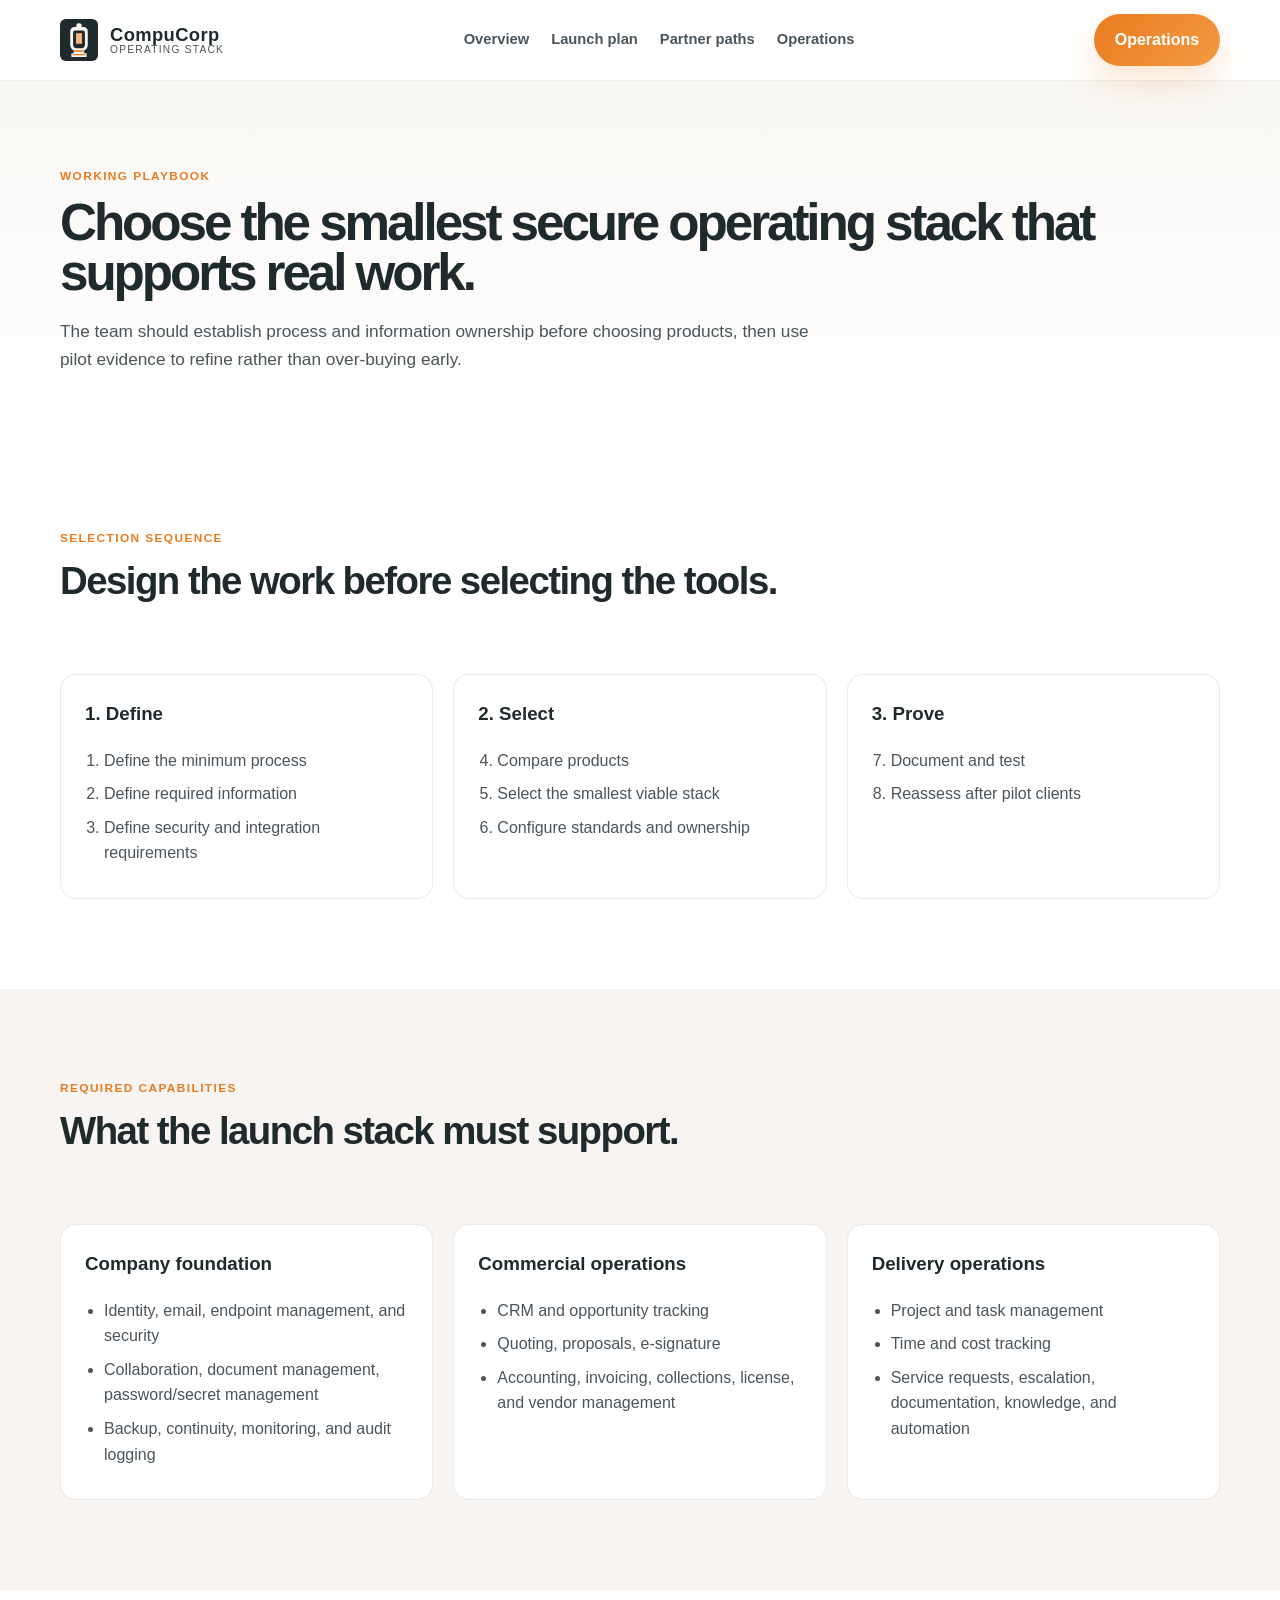
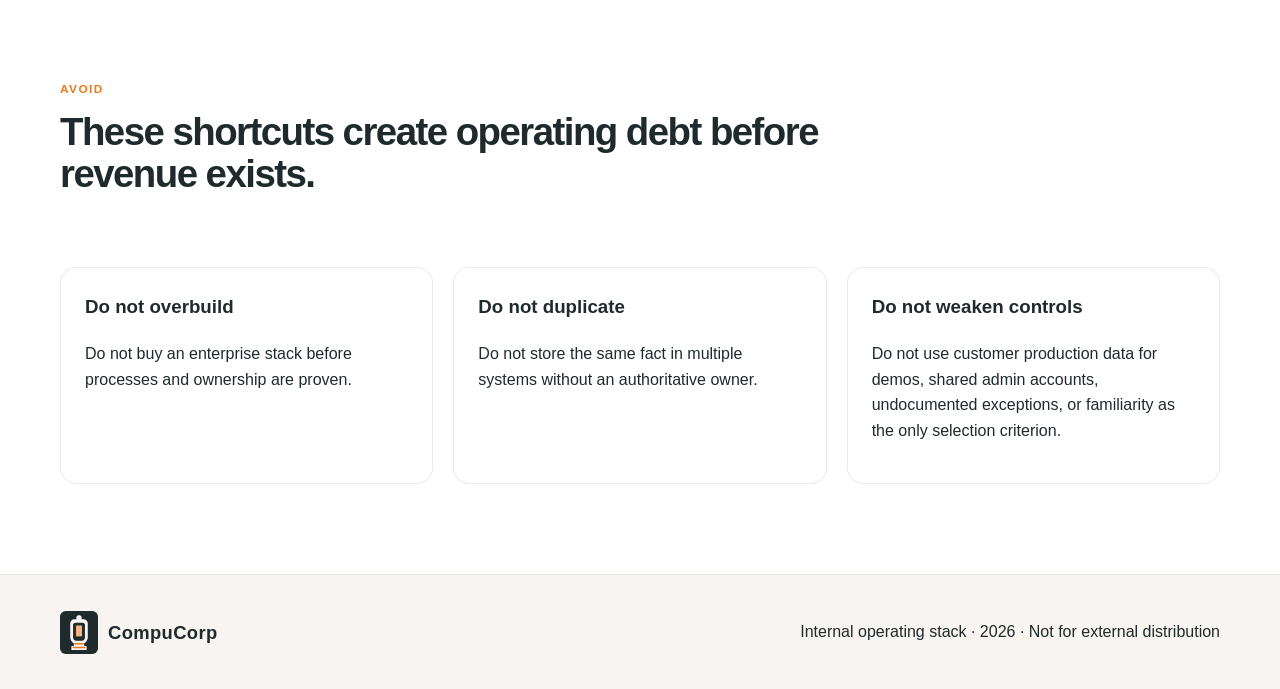
<file: site/operating-stack.html>
<!DOCTYPE html>
<html lang="en"><head><meta charset="UTF-8" /><meta name="viewport" content="width=device-width, initial-scale=1.0" /><title>CompuCorp | Internal Operating Stack</title><link rel="stylesheet" href="styles.css" /></head><body>
<header class="topbar"><div class="container nav-wrap"><a class="brand" href="index.html"><img class="brand-logo" src="assets/compucorp-mark.svg" alt="" /><span class="brand-text"><span class="brand-name">CompuCorp</span><span class="brand-tag">Operating stack</span></span></a><nav class="main-nav"><a href="index.html">Overview</a><a href="launch.html">Launch plan</a><a href="partners.html">Partner paths</a><a href="operations.html">Operations</a></nav><a class="nav-cta" href="operations.html">Operations</a></div></header>
<main><section class="page-hero"><div class="container"><p class="eyebrow">Working playbook</p><h1>Choose the smallest secure operating stack that supports real work.</h1><p class="lead">The team should establish process and information ownership before choosing products, then use pilot evidence to refine rather than over-buying early.</p></div></section>
<section class="section"><div class="container"><div class="section-header narrow"><p class="eyebrow">Selection sequence</p><h2>Design the work before selecting the tools.</h2></div><div class="work-grid"><article class="work-card"><h3>1. Define</h3><ol><li>Define the minimum process</li><li>Define required information</li><li>Define security and integration requirements</li></ol></article><article class="work-card"><h3>2. Select</h3><ol start="4"><li>Compare products</li><li>Select the smallest viable stack</li><li>Configure standards and ownership</li></ol></article><article class="work-card"><h3>3. Prove</h3><ol start="7"><li>Document and test</li><li>Reassess after pilot clients</li></ol></article></div></div></section>
<section class="section alt"><div class="container"><div class="section-header narrow"><p class="eyebrow">Required capabilities</p><h2>What the launch stack must support.</h2></div><div class="work-grid"><article class="work-card"><h3>Company foundation</h3><ul><li>Identity, email, endpoint management, and security</li><li>Collaboration, document management, password/secret management</li><li>Backup, continuity, monitoring, and audit logging</li></ul></article><article class="work-card"><h3>Commercial operations</h3><ul><li>CRM and opportunity tracking</li><li>Quoting, proposals, e-signature</li><li>Accounting, invoicing, collections, license, and vendor management</li></ul></article><article class="work-card"><h3>Delivery operations</h3><ul><li>Project and task management</li><li>Time and cost tracking</li><li>Service requests, escalation, documentation, knowledge, and automation</li></ul></article></div></div></section>
<section class="section"><div class="container"><div class="section-header narrow"><p class="eyebrow">Avoid</p><h2>These shortcuts create operating debt before revenue exists.</h2></div><div class="work-grid"><article class="work-card"><h3>Do not overbuild</h3><p>Do not buy an enterprise stack before processes and ownership are proven.</p></article><article class="work-card"><h3>Do not duplicate</h3><p>Do not store the same fact in multiple systems without an authoritative owner.</p></article><article class="work-card"><h3>Do not weaken controls</h3><p>Do not use customer production data for demos, shared admin accounts, undocumented exceptions, or familiarity as the only selection criterion.</p></article></div></div></section></main>
<footer class="site-footer"><div class="container footer-wrap"><a class="brand brand-footer" href="operations.html"><img class="brand-logo" src="assets/compucorp-mark.svg" alt="" /><span class="brand-name">CompuCorp</span></a><p>Internal operating stack · Not for external distribution</p></div></footer><script src="script.js"></script></body></html>
</file>
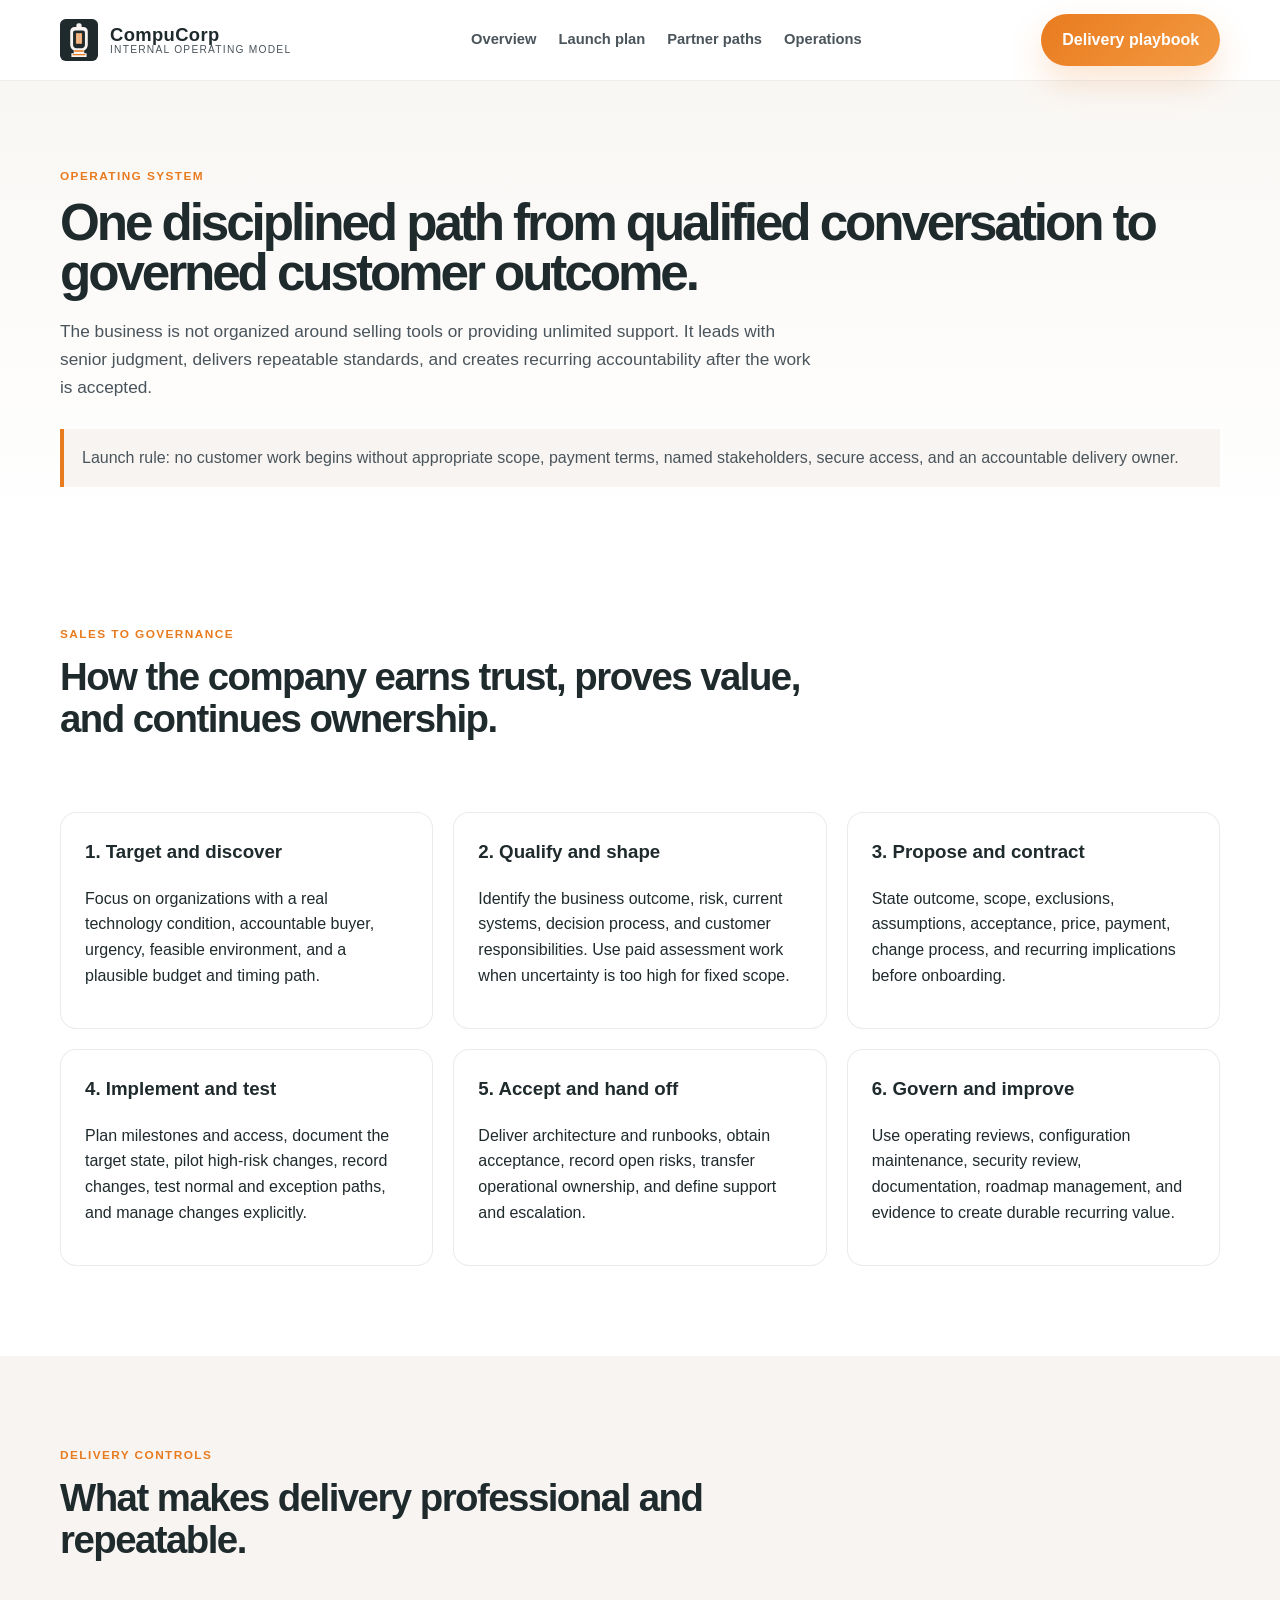
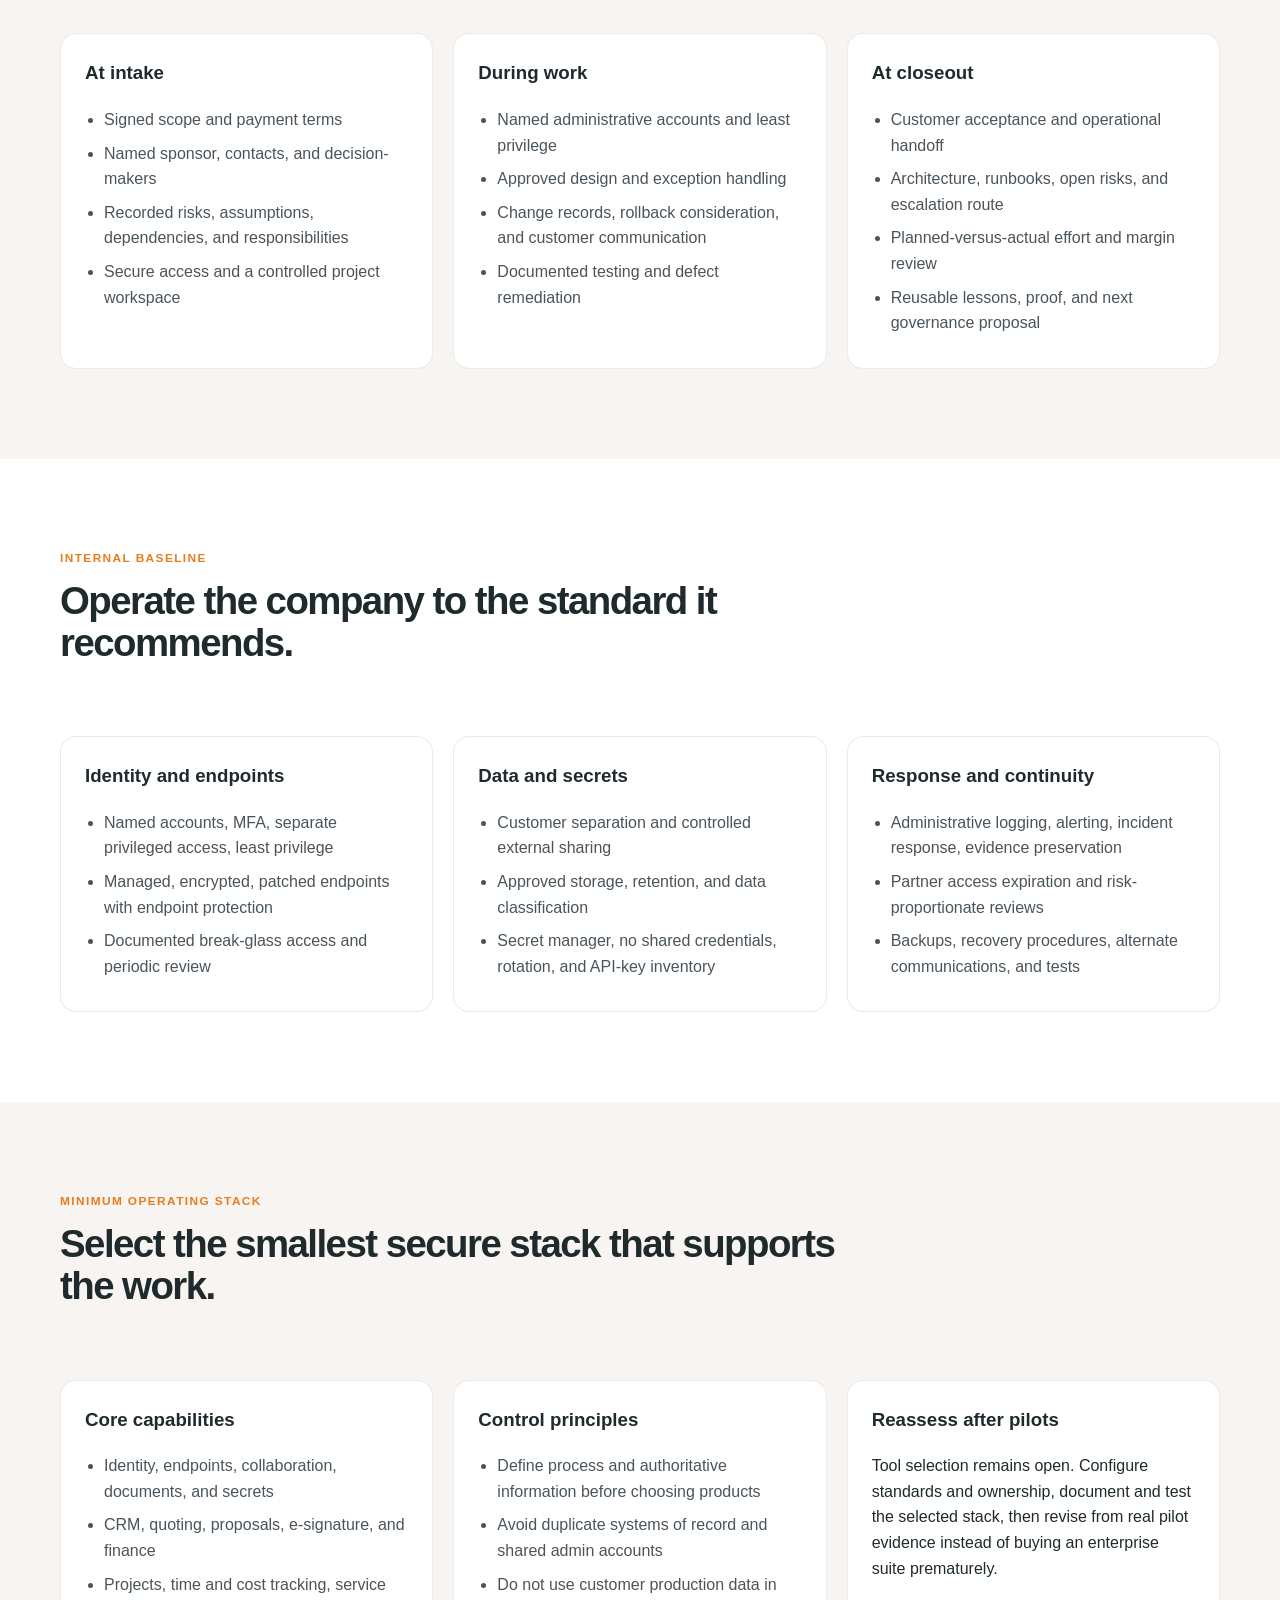
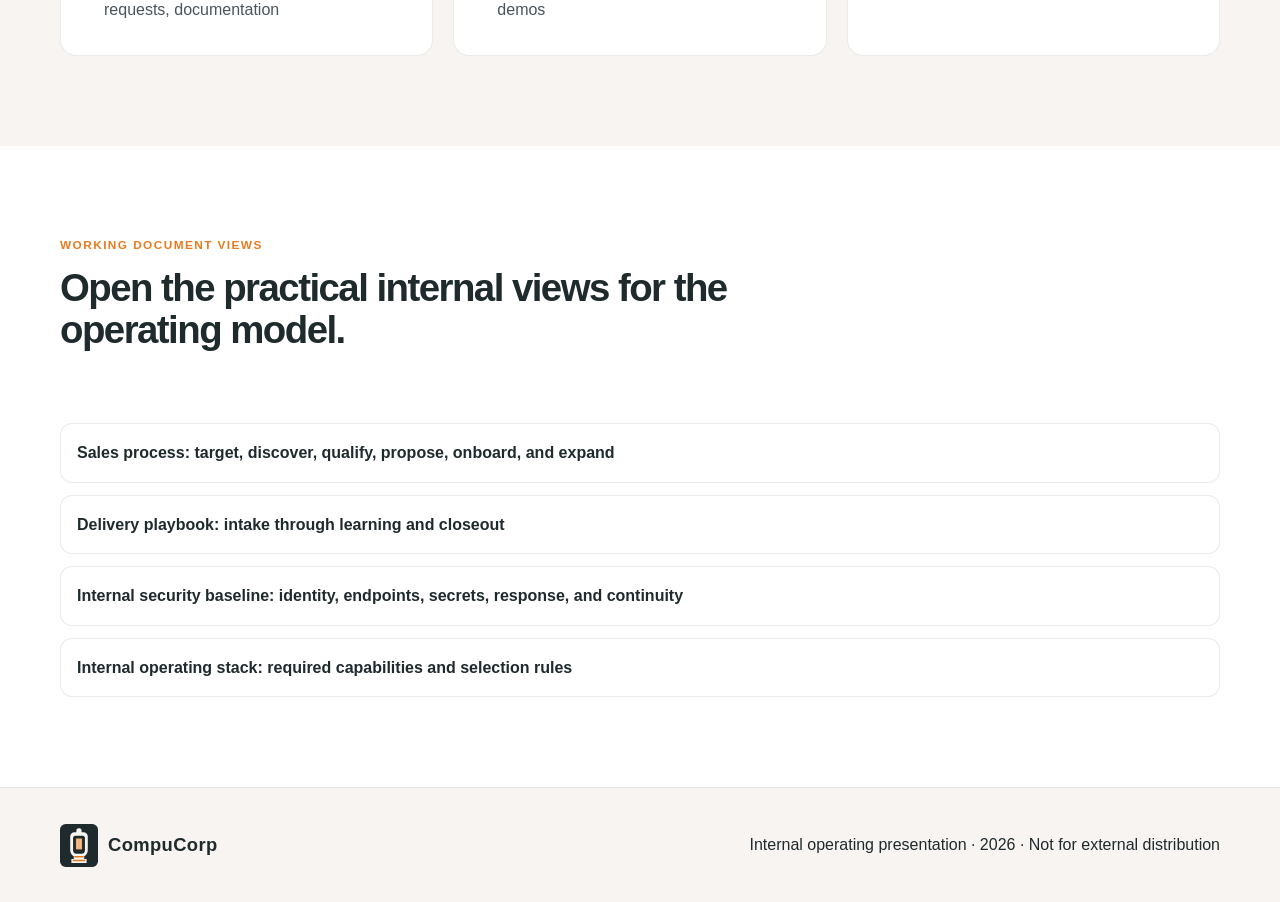
<file: site/operations.html>
<!DOCTYPE html>
<html lang="en">
  <head><meta charset="UTF-8" /><meta name="viewport" content="width=device-width, initial-scale=1.0" /><title>CompuCorp | Operating System</title><meta name="description" content="Internal sales, delivery, security, and operating stack guidance for CompuCorp." /><link rel="stylesheet" href="styles.css" /></head>
  <body>
    <header class="topbar"><div class="container nav-wrap"><a class="brand" href="index.html" aria-label="CompuCorp home"><img class="brand-logo" src="assets/compucorp-mark.svg" alt="" /><span class="brand-text"><span class="brand-name">CompuCorp</span><span class="brand-tag">Internal operating model</span></span></a><nav class="main-nav" aria-label="Main navigation"><a href="index.html">Overview</a><a href="launch.html">Launch plan</a><a href="partners.html">Partner paths</a><a href="operations.html">Operations</a></nav><a class="nav-cta" href="delivery-playbook.html">Delivery playbook</a></div></header>
    <main>
      <section class="page-hero"><div class="container"><p class="eyebrow">Operating system</p><h1>One disciplined path from qualified conversation to governed customer outcome.</h1><p class="lead">The business is not organized around selling tools or providing unlimited support. It leads with senior judgment, delivers repeatable standards, and creates recurring accountability after the work is accepted.</p><p class="notice">Launch rule: no customer work begins without appropriate scope, payment terms, named stakeholders, secure access, and an accountable delivery owner.</p></div></section>
      <section class="section"><div class="container"><div class="section-header narrow"><p class="eyebrow">Sales to governance</p><h2>How the company earns trust, proves value, and continues ownership.</h2></div><div class="work-grid"><article class="work-card"><h3>1. Target and discover</h3><p>Focus on organizations with a real technology condition, accountable buyer, urgency, feasible environment, and a plausible budget and timing path.</p></article><article class="work-card"><h3>2. Qualify and shape</h3><p>Identify the business outcome, risk, current systems, decision process, and customer responsibilities. Use paid assessment work when uncertainty is too high for fixed scope.</p></article><article class="work-card"><h3>3. Propose and contract</h3><p>State outcome, scope, exclusions, assumptions, acceptance, price, payment, change process, and recurring implications before onboarding.</p></article><article class="work-card"><h3>4. Implement and test</h3><p>Plan milestones and access, document the target state, pilot high-risk changes, record changes, test normal and exception paths, and manage changes explicitly.</p></article><article class="work-card"><h3>5. Accept and hand off</h3><p>Deliver architecture and runbooks, obtain acceptance, record open risks, transfer operational ownership, and define support and escalation.</p></article><article class="work-card"><h3>6. Govern and improve</h3><p>Use operating reviews, configuration maintenance, security review, documentation, roadmap management, and evidence to create durable recurring value.</p></article></div></div></section>
      <section class="section alt"><div class="container"><div class="section-header narrow"><p class="eyebrow">Delivery controls</p><h2>What makes delivery professional and repeatable.</h2></div><div class="work-grid"><article class="work-card"><h3>At intake</h3><ul><li>Signed scope and payment terms</li><li>Named sponsor, contacts, and decision-makers</li><li>Recorded risks, assumptions, dependencies, and responsibilities</li><li>Secure access and a controlled project workspace</li></ul></article><article class="work-card"><h3>During work</h3><ul><li>Named administrative accounts and least privilege</li><li>Approved design and exception handling</li><li>Change records, rollback consideration, and customer communication</li><li>Documented testing and defect remediation</li></ul></article><article class="work-card"><h3>At closeout</h3><ul><li>Customer acceptance and operational handoff</li><li>Architecture, runbooks, open risks, and escalation route</li><li>Planned-versus-actual effort and margin review</li><li>Reusable lessons, proof, and next governance proposal</li></ul></article></div></div></section>
      <section class="section"><div class="container"><div class="section-header narrow"><p class="eyebrow">Internal baseline</p><h2>Operate the company to the standard it recommends.</h2></div><div class="work-grid"><article class="work-card"><h3>Identity and endpoints</h3><ul><li>Named accounts, MFA, separate privileged access, least privilege</li><li>Managed, encrypted, patched endpoints with endpoint protection</li><li>Documented break-glass access and periodic review</li></ul></article><article class="work-card"><h3>Data and secrets</h3><ul><li>Customer separation and controlled external sharing</li><li>Approved storage, retention, and data classification</li><li>Secret manager, no shared credentials, rotation, and API-key inventory</li></ul></article><article class="work-card"><h3>Response and continuity</h3><ul><li>Administrative logging, alerting, incident response, evidence preservation</li><li>Partner access expiration and risk-proportionate reviews</li><li>Backups, recovery procedures, alternate communications, and tests</li></ul></article></div></div></section>
      <section class="section alt"><div class="container"><div class="section-header narrow"><p class="eyebrow">Minimum operating stack</p><h2>Select the smallest secure stack that supports the work.</h2></div><div class="work-grid"><article class="work-card"><h3>Core capabilities</h3><ul><li>Identity, endpoints, collaboration, documents, and secrets</li><li>CRM, quoting, proposals, e-signature, and finance</li><li>Projects, time and cost tracking, service requests, documentation</li></ul></article><article class="work-card"><h3>Control principles</h3><ul><li>Define process and authoritative information before choosing products</li><li>Avoid duplicate systems of record and shared admin accounts</li><li>Do not use customer production data in demos</li></ul></article><article class="work-card"><h3>Reassess after pilots</h3><p>Tool selection remains open. Configure standards and ownership, document and test the selected stack, then revise from real pilot evidence instead of buying an enterprise suite prematurely.</p></article></div></div></section>
      <section class="section"><div class="container"><div class="section-header narrow"><p class="eyebrow">Working document views</p><h2>Open the practical internal views for the operating model.</h2></div><div class="doc-links"><a class="doc-link" href="sales-process.html">Sales process: target, discover, qualify, propose, onboard, and expand</a><a class="doc-link" href="delivery-playbook.html">Delivery playbook: intake through learning and closeout</a><a class="doc-link" href="security-baseline.html">Internal security baseline: identity, endpoints, secrets, response, and continuity</a><a class="doc-link" href="operating-stack.html">Internal operating stack: required capabilities and selection rules</a></div></div></section>
    </main>
    <footer class="site-footer"><div class="container footer-wrap"><a class="brand brand-footer" href="index.html"><img class="brand-logo" src="assets/compucorp-mark.svg" alt="" /><span class="brand-name">CompuCorp</span></a><p>Internal operating presentation · Not for external distribution</p></div></footer><script src="script.js"></script>
  </body>
</html>
</file>
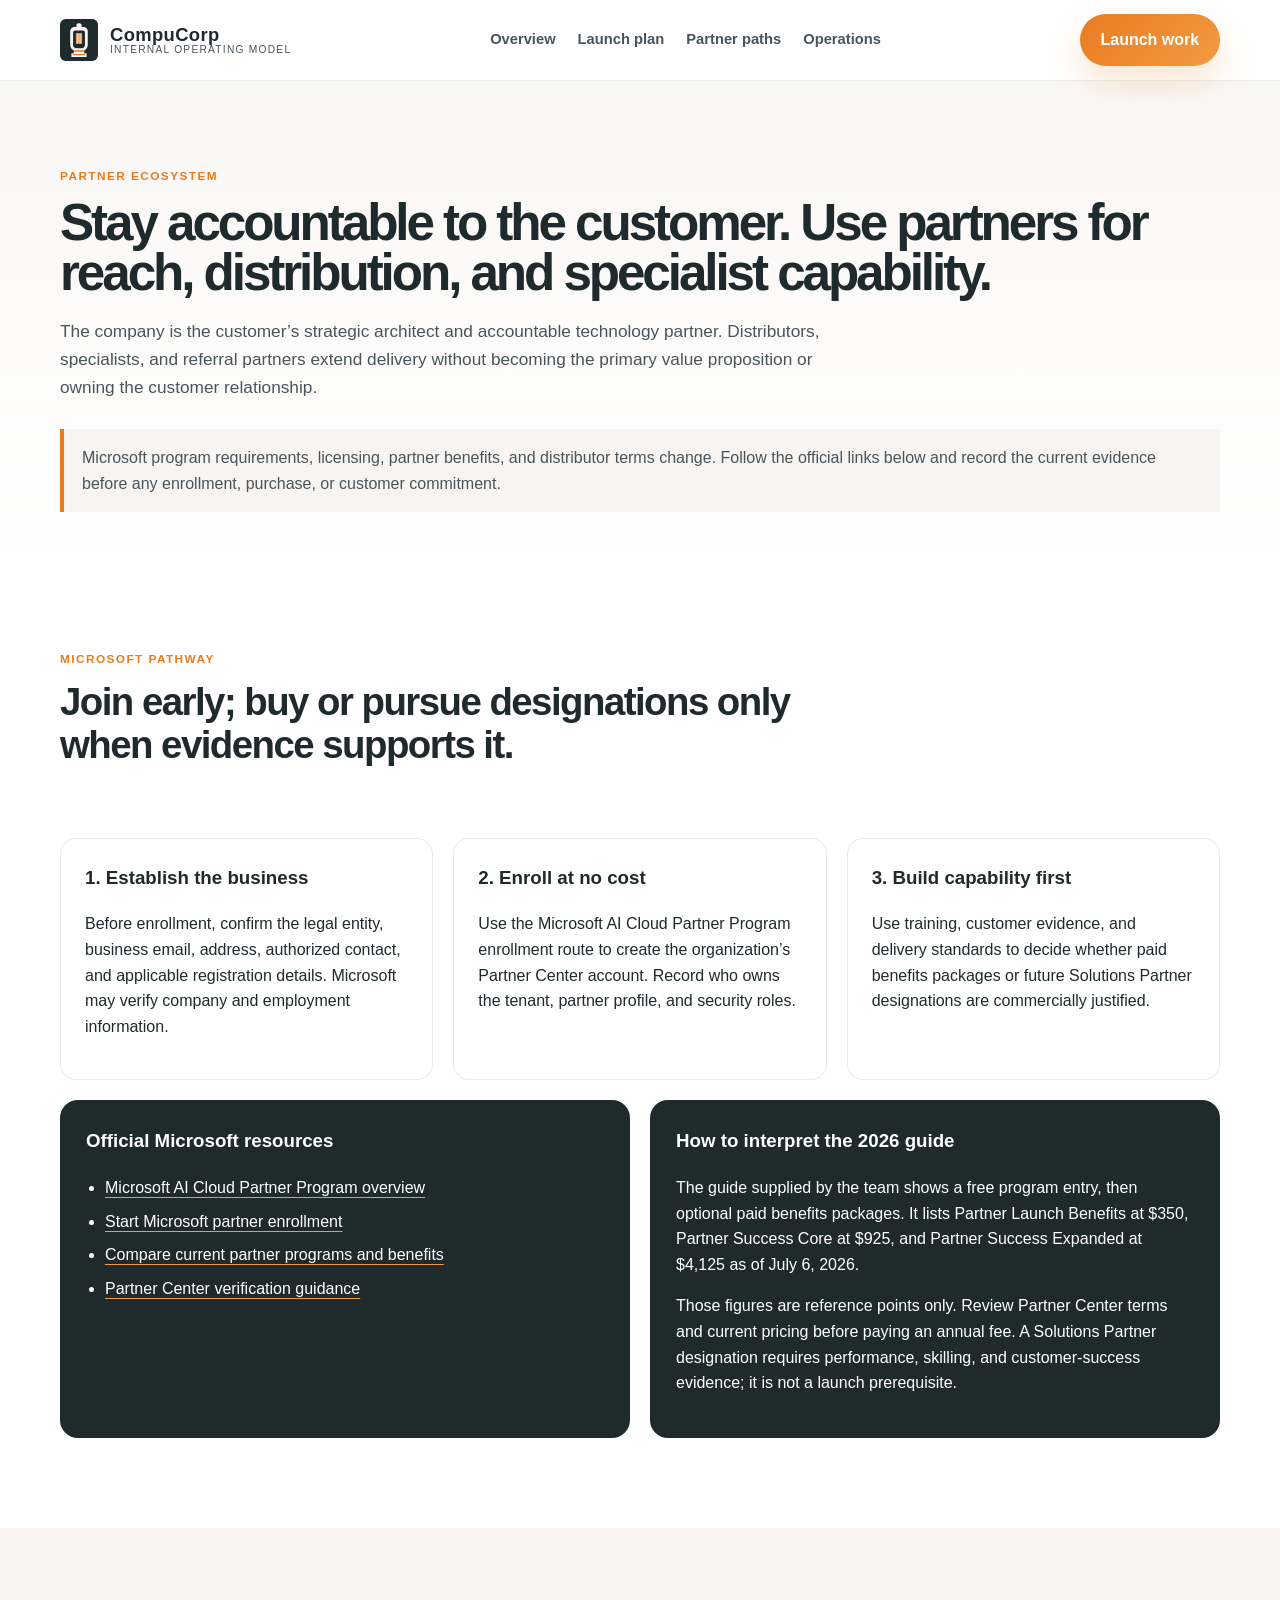
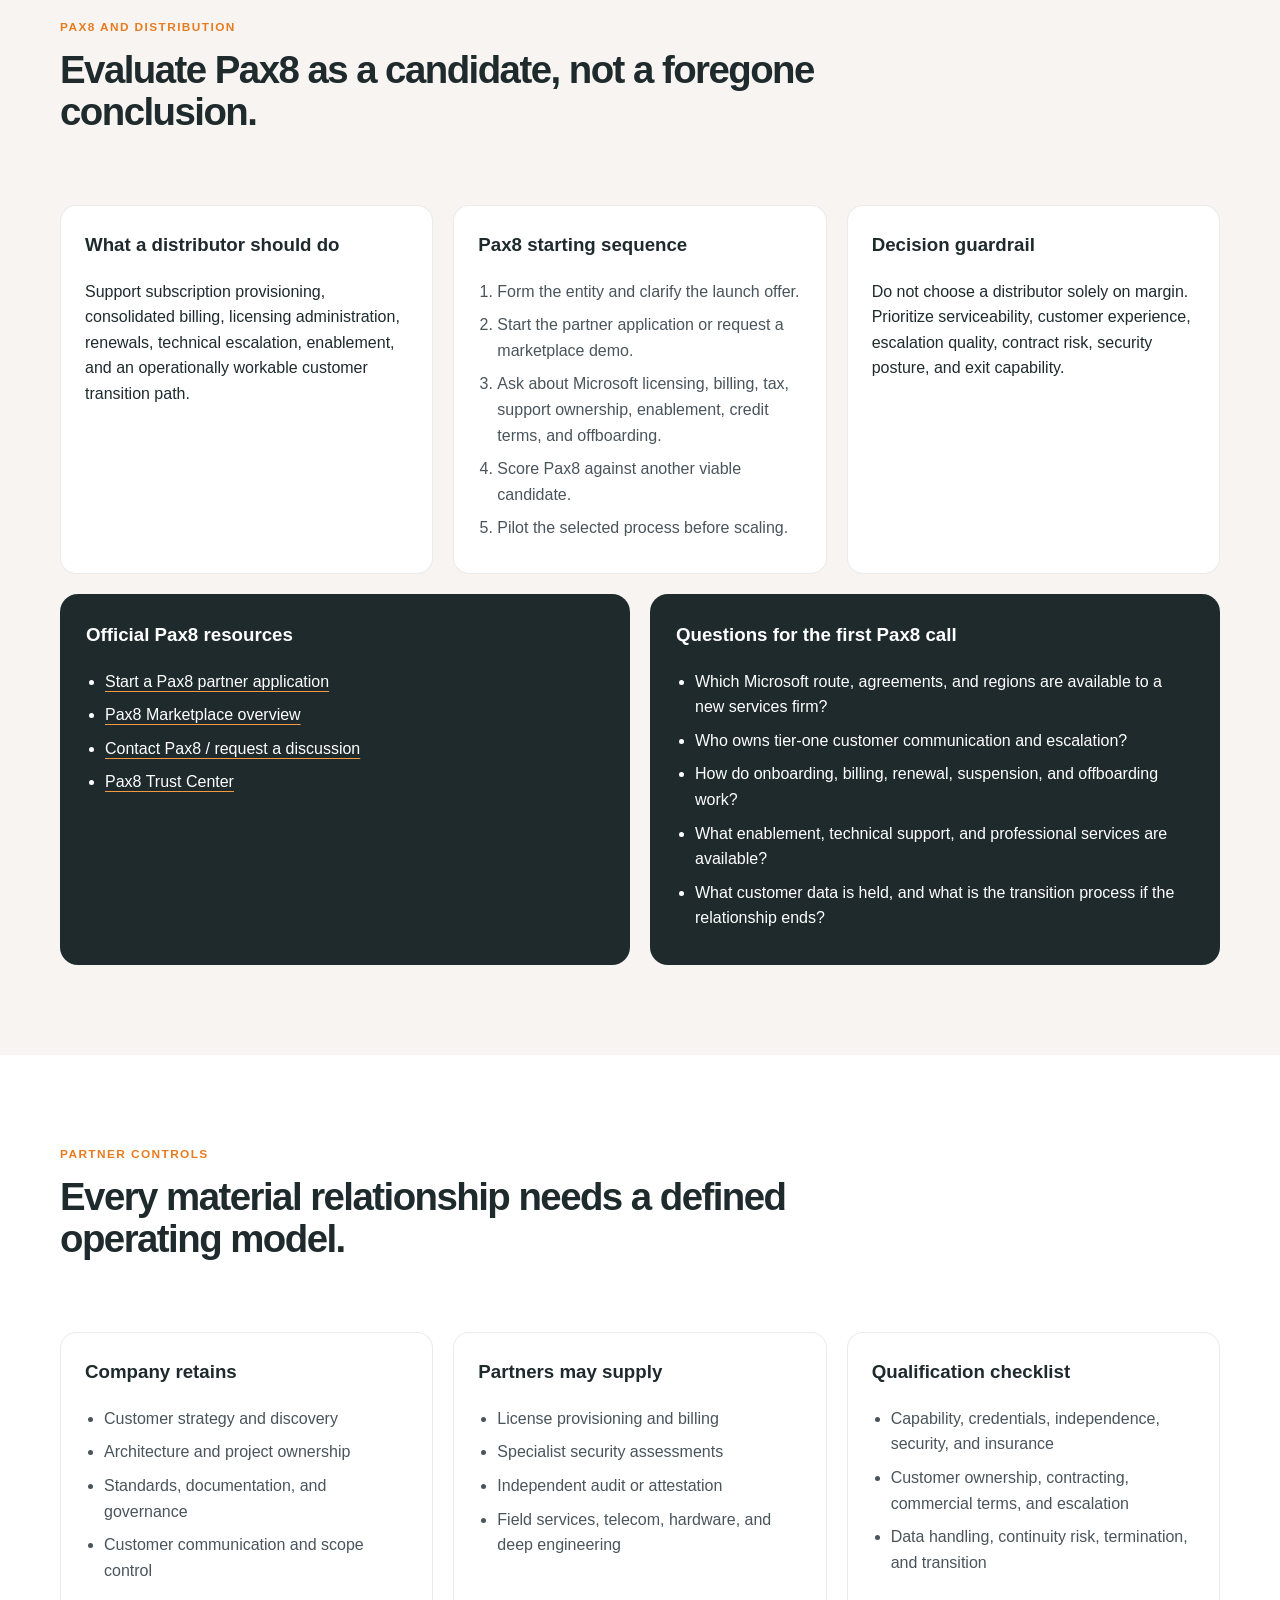
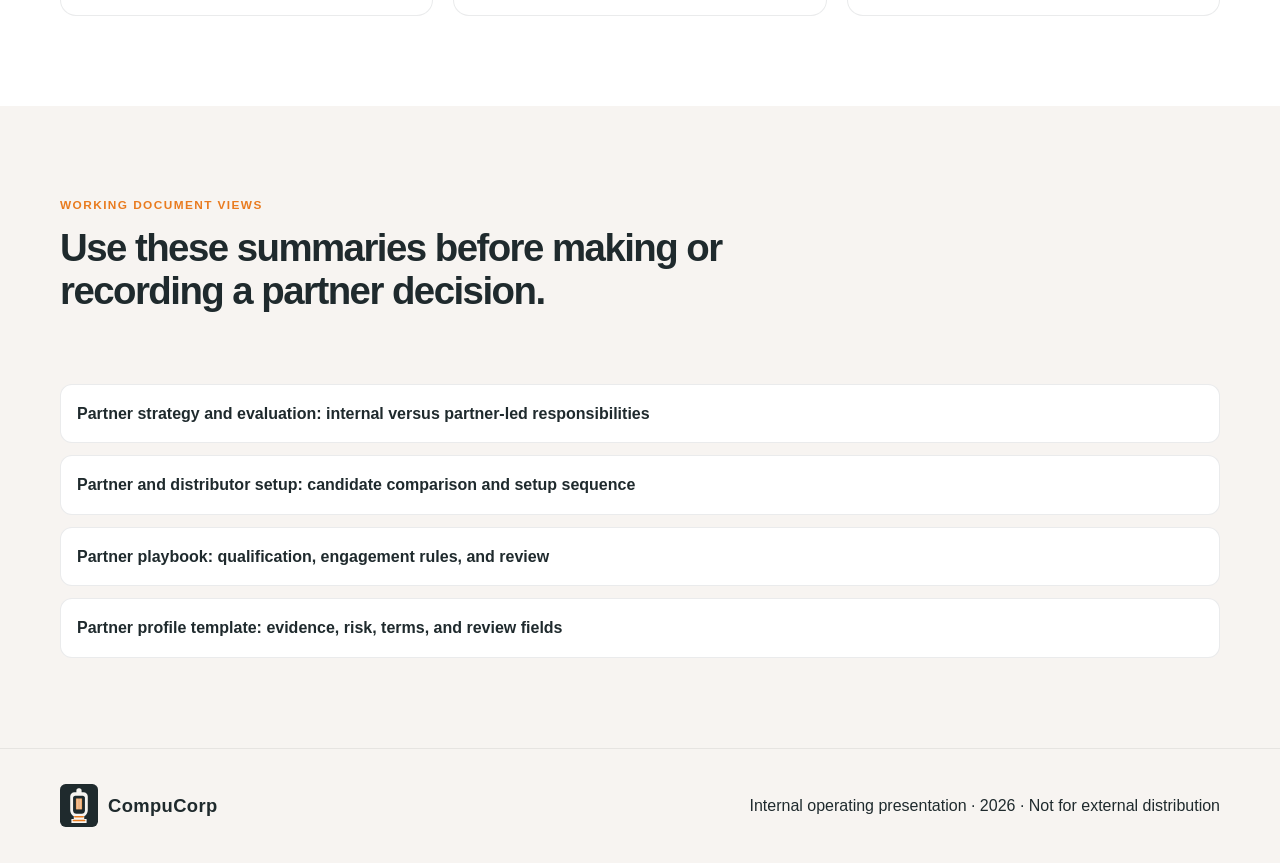
<file: site/partners.html>
<!DOCTYPE html>
<html lang="en">
  <head>
    <meta charset="UTF-8" />
    <meta name="viewport" content="width=device-width, initial-scale=1.0" />
    <title>CompuCorp | Partner Pathways</title>
    <meta name="description" content="Internal Microsoft, distributor, Pax8, and specialist partner setup plan for CompuCorp." />
    <link rel="stylesheet" href="styles.css" />
  </head>
  <body>
    <header class="topbar"><div class="container nav-wrap"><a class="brand" href="index.html" aria-label="CompuCorp home"><img class="brand-logo" src="assets/compucorp-mark.svg" alt="" /><span class="brand-text"><span class="brand-name">CompuCorp</span><span class="brand-tag">Internal operating model</span></span></a><nav class="main-nav" aria-label="Main navigation"><a href="index.html">Overview</a><a href="launch.html">Launch plan</a><a href="partners.html">Partner paths</a><a href="operations.html">Operations</a></nav><a class="nav-cta" href="launch.html">Launch work</a></div></header>
    <main>
      <section class="page-hero"><div class="container"><p class="eyebrow">Partner ecosystem</p><h1>Stay accountable to the customer. Use partners for reach, distribution, and specialist capability.</h1><p class="lead">The company is the customer’s strategic architect and accountable technology partner. Distributors, specialists, and referral partners extend delivery without becoming the primary value proposition or owning the customer relationship.</p><p class="notice">Microsoft program requirements, licensing, partner benefits, and distributor terms change. Follow the official links below and record the current evidence before any enrollment, purchase, or customer commitment.</p></div></section>
      <section class="section"><div class="container"><div class="section-header narrow"><p class="eyebrow">Microsoft pathway</p><h2>Join early; buy or pursue designations only when evidence supports it.</h2></div><div class="work-grid"><article class="work-card"><h3>1. Establish the business</h3><p>Before enrollment, confirm the legal entity, business email, address, authorized contact, and applicable registration details. Microsoft may verify company and employment information.</p></article><article class="work-card"><h3>2. Enroll at no cost</h3><p>Use the Microsoft AI Cloud Partner Program enrollment route to create the organization’s Partner Center account. Record who owns the tenant, partner profile, and security roles.</p></article><article class="work-card"><h3>3. Build capability first</h3><p>Use training, customer evidence, and delivery standards to decide whether paid benefits packages or future Solutions Partner designations are commercially justified.</p></article></div><div class="resource-grid section-spacer"><article class="resource-card"><h3>Official Microsoft resources</h3><ul class="resource-list"><li><a href="https://partner.microsoft.com/en-us/partnership" target="_blank" rel="noopener noreferrer">Microsoft AI Cloud Partner Program overview</a></li><li><a href="https://partner.microsoft.com/en-us/dashboard/account/v3/enrollment/introduction/partnership" target="_blank" rel="noopener noreferrer">Start Microsoft partner enrollment</a></li><li><a href="https://partner.microsoft.com/en-us/partnership/compare-programs" target="_blank" rel="noopener noreferrer">Compare current partner programs and benefits</a></li><li><a href="https://learn.microsoft.com/en-us/partner-center/enroll/verification-responses" target="_blank" rel="noopener noreferrer">Partner Center verification guidance</a></li></ul></article><article class="resource-card"><h3>How to interpret the 2026 guide</h3><p>The guide supplied by the team shows a free program entry, then optional paid benefits packages. It lists Partner Launch Benefits at $350, Partner Success Core at $925, and Partner Success Expanded at $4,125 as of July 6, 2026.</p><p>Those figures are reference points only. Review Partner Center terms and current pricing before paying an annual fee. A Solutions Partner designation requires performance, skilling, and customer-success evidence; it is not a launch prerequisite.</p></article></div></div></section>
      <section class="section alt"><div class="container"><div class="section-header narrow"><p class="eyebrow">Pax8 and distribution</p><h2>Evaluate Pax8 as a candidate, not a foregone conclusion.</h2></div><div class="work-grid"><article class="work-card"><h3>What a distributor should do</h3><p>Support subscription provisioning, consolidated billing, licensing administration, renewals, technical escalation, enablement, and an operationally workable customer transition path.</p></article><article class="work-card"><h3>Pax8 starting sequence</h3><ol><li>Form the entity and clarify the launch offer.</li><li>Start the partner application or request a marketplace demo.</li><li>Ask about Microsoft licensing, billing, tax, support ownership, enablement, credit terms, and offboarding.</li><li>Score Pax8 against another viable candidate.</li><li>Pilot the selected process before scaling.</li></ol></article><article class="work-card"><h3>Decision guardrail</h3><p>Do not choose a distributor solely on margin. Prioritize serviceability, customer experience, escalation quality, contract risk, security posture, and exit capability.</p></article></div><div class="resource-grid section-spacer"><article class="resource-card"><h3>Official Pax8 resources</h3><ul class="resource-list"><li><a href="https://pages.pax8.com/signup?lang=en-us" target="_blank" rel="noopener noreferrer">Start a Pax8 partner application</a></li><li><a href="https://www.pax8.com/en-us/marketplace/" target="_blank" rel="noopener noreferrer">Pax8 Marketplace overview</a></li><li><a href="https://www.pax8.com/en-us/contact/" target="_blank" rel="noopener noreferrer">Contact Pax8 / request a discussion</a></li><li><a href="https://trust.pax8.com/" target="_blank" rel="noopener noreferrer">Pax8 Trust Center</a></li></ul></article><article class="resource-card"><h3>Questions for the first Pax8 call</h3><ul class="resource-list"><li>Which Microsoft route, agreements, and regions are available to a new services firm?</li><li>Who owns tier-one customer communication and escalation?</li><li>How do onboarding, billing, renewal, suspension, and offboarding work?</li><li>What enablement, technical support, and professional services are available?</li><li>What customer data is held, and what is the transition process if the relationship ends?</li></ul></article></div></div></section>
      <section class="section"><div class="container"><div class="section-header narrow"><p class="eyebrow">Partner controls</p><h2>Every material relationship needs a defined operating model.</h2></div><div class="work-grid"><article class="work-card"><h3>Company retains</h3><ul><li>Customer strategy and discovery</li><li>Architecture and project ownership</li><li>Standards, documentation, and governance</li><li>Customer communication and scope control</li></ul></article><article class="work-card"><h3>Partners may supply</h3><ul><li>License provisioning and billing</li><li>Specialist security assessments</li><li>Independent audit or attestation</li><li>Field services, telecom, hardware, and deep engineering</li></ul></article><article class="work-card"><h3>Qualification checklist</h3><ul><li>Capability, credentials, independence, security, and insurance</li><li>Customer ownership, contracting, commercial terms, and escalation</li><li>Data handling, continuity risk, termination, and transition</li></ul></article></div></div></section>
      <section class="section alt"><div class="container"><div class="section-header narrow"><p class="eyebrow">Working document views</p><h2>Use these summaries before making or recording a partner decision.</h2></div><div class="doc-links"><a class="doc-link" href="document.html?doc=partner-strategy">Partner strategy and evaluation: internal versus partner-led responsibilities</a><a class="doc-link" href="document.html?doc=partner-distributor-setup">Partner and distributor setup: candidate comparison and setup sequence</a><a class="doc-link" href="document.html?doc=partner-playbook">Partner playbook: qualification, engagement rules, and review</a><a class="doc-link" href="document.html?doc=partner-profile">Partner profile template: evidence, risk, terms, and review fields</a></div></div></section>
    </main>
    <footer class="site-footer"><div class="container footer-wrap"><a class="brand brand-footer" href="index.html"><img class="brand-logo" src="assets/compucorp-mark.svg" alt="" /><span class="brand-name">CompuCorp</span></a><p>Internal operating presentation · Not for external distribution</p></div></footer><script src="script.js"></script>
  </body>
</html>
</file>
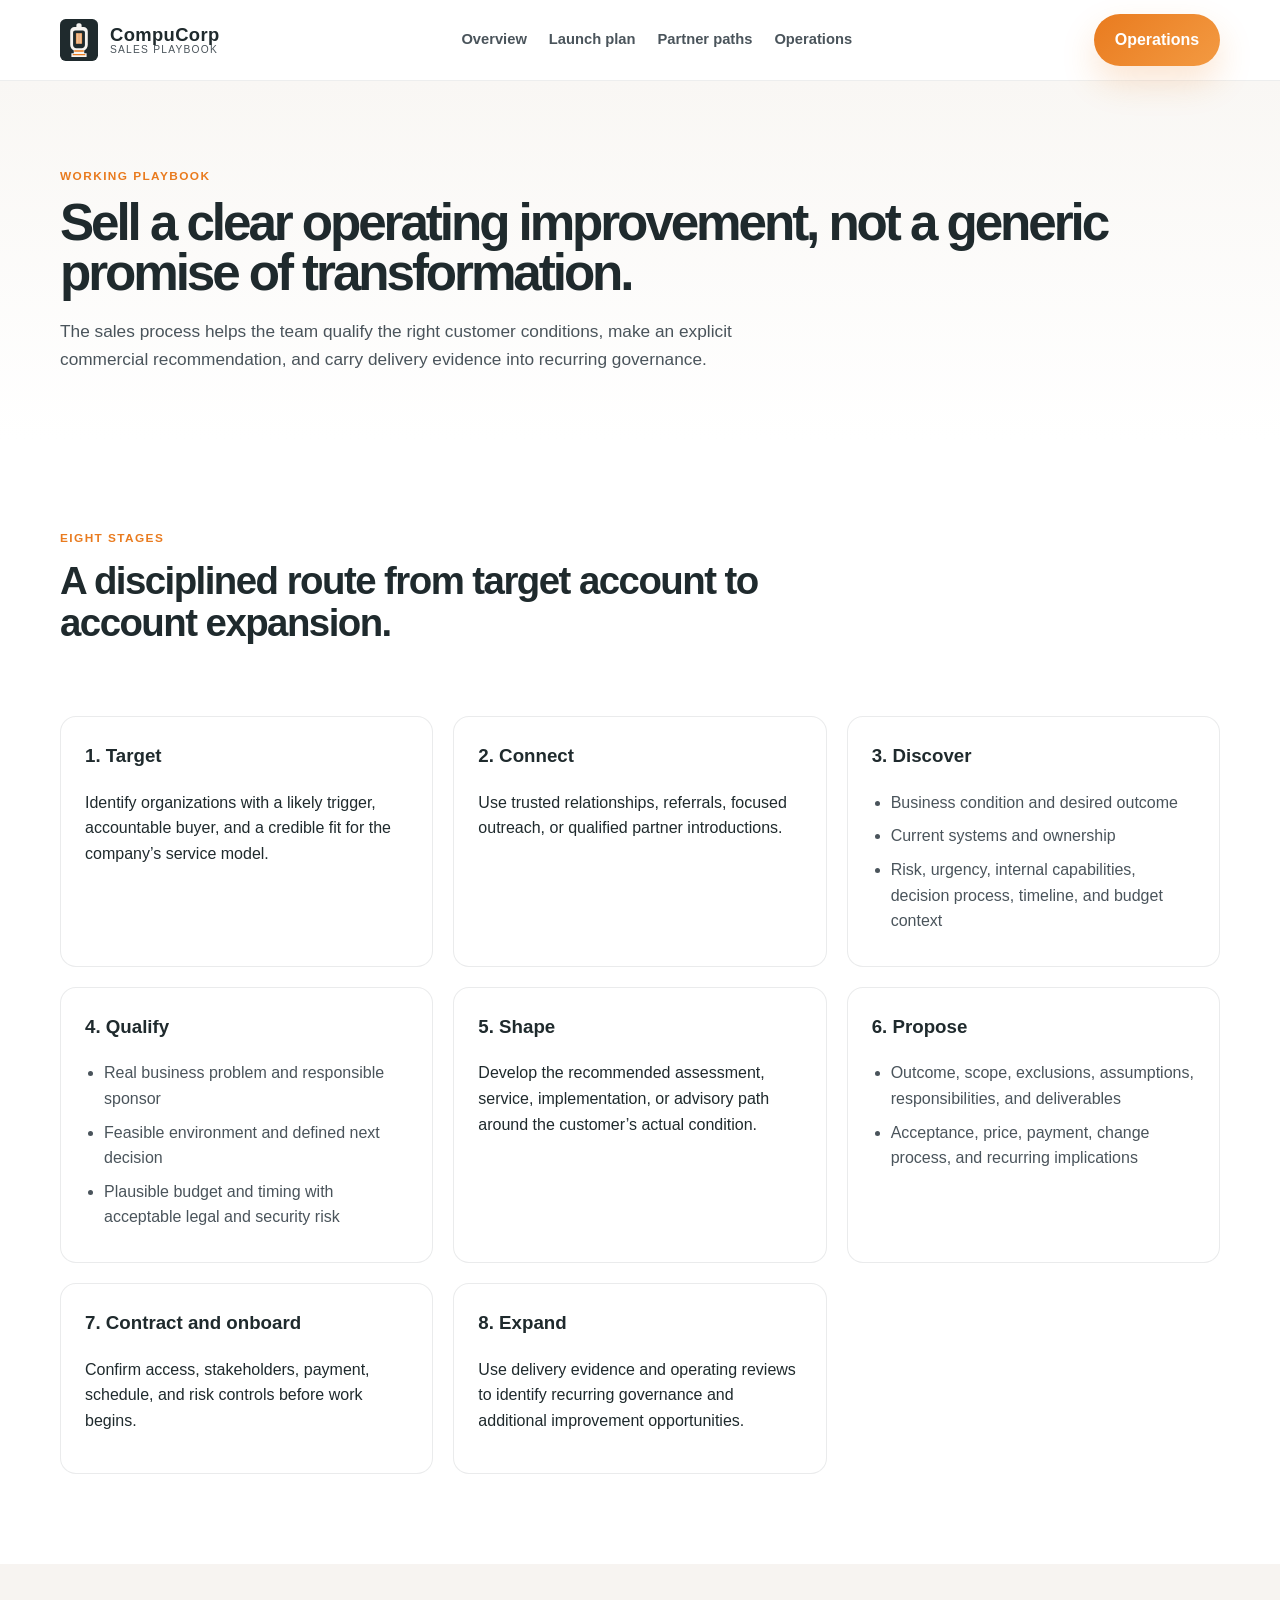
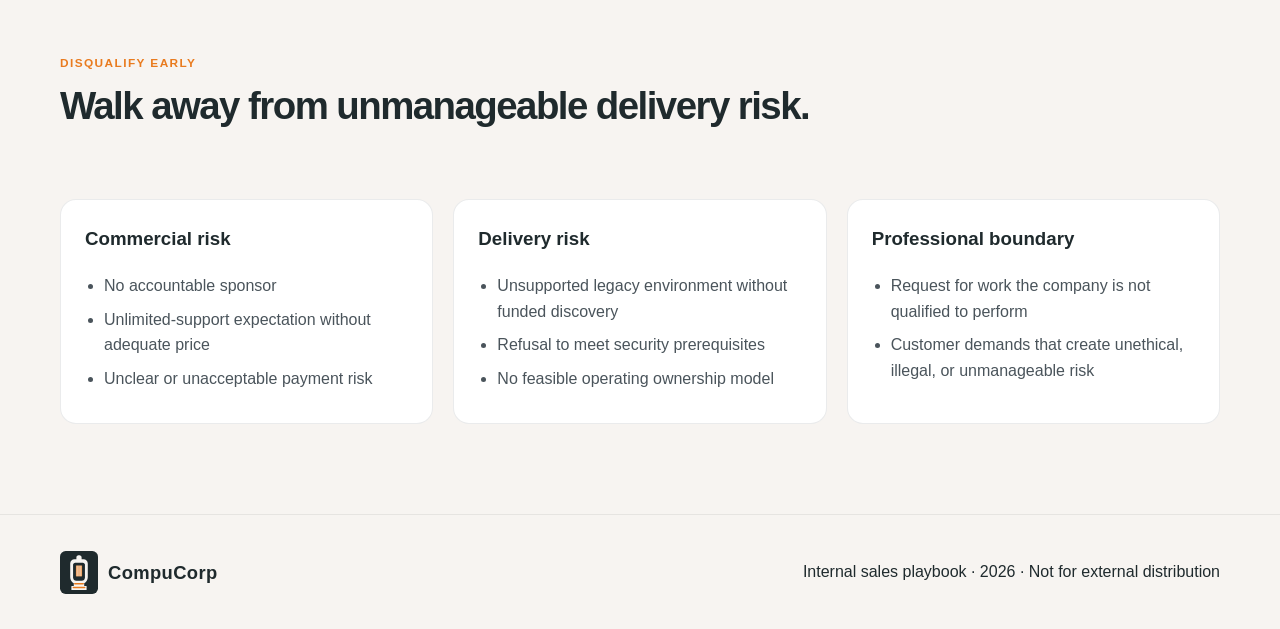
<file: site/sales-process.html>
<!DOCTYPE html>
<html lang="en"><head><meta charset="UTF-8" /><meta name="viewport" content="width=device-width, initial-scale=1.0" /><title>CompuCorp | Sales Process</title><link rel="stylesheet" href="styles.css" /></head><body>
<header class="topbar"><div class="container nav-wrap"><a class="brand" href="index.html"><img class="brand-logo" src="assets/compucorp-mark.svg" alt="" /><span class="brand-text"><span class="brand-name">CompuCorp</span><span class="brand-tag">Sales playbook</span></span></a><nav class="main-nav"><a href="index.html">Overview</a><a href="launch.html">Launch plan</a><a href="partners.html">Partner paths</a><a href="operations.html">Operations</a></nav><a class="nav-cta" href="operations.html">Operations</a></div></header>
<main><section class="page-hero"><div class="container"><p class="eyebrow">Working playbook</p><h1>Sell a clear operating improvement, not a generic promise of transformation.</h1><p class="lead">The sales process helps the team qualify the right customer conditions, make an explicit commercial recommendation, and carry delivery evidence into recurring governance.</p></div></section>
<section class="section"><div class="container"><div class="section-header narrow"><p class="eyebrow">Eight stages</p><h2>A disciplined route from target account to account expansion.</h2></div><div class="work-grid"><article class="work-card"><h3>1. Target</h3><p>Identify organizations with a likely trigger, accountable buyer, and a credible fit for the company’s service model.</p></article><article class="work-card"><h3>2. Connect</h3><p>Use trusted relationships, referrals, focused outreach, or qualified partner introductions.</p></article><article class="work-card"><h3>3. Discover</h3><ul><li>Business condition and desired outcome</li><li>Current systems and ownership</li><li>Risk, urgency, internal capabilities, decision process, timeline, and budget context</li></ul></article><article class="work-card"><h3>4. Qualify</h3><ul><li>Real business problem and responsible sponsor</li><li>Feasible environment and defined next decision</li><li>Plausible budget and timing with acceptable legal and security risk</li></ul></article><article class="work-card"><h3>5. Shape</h3><p>Develop the recommended assessment, service, implementation, or advisory path around the customer’s actual condition.</p></article><article class="work-card"><h3>6. Propose</h3><ul><li>Outcome, scope, exclusions, assumptions, responsibilities, and deliverables</li><li>Acceptance, price, payment, change process, and recurring implications</li></ul></article><article class="work-card"><h3>7. Contract and onboard</h3><p>Confirm access, stakeholders, payment, schedule, and risk controls before work begins.</p></article><article class="work-card"><h3>8. Expand</h3><p>Use delivery evidence and operating reviews to identify recurring governance and additional improvement opportunities.</p></article></div></div></section>
<section class="section alt"><div class="container"><div class="section-header narrow"><p class="eyebrow">Disqualify early</p><h2>Walk away from unmanageable delivery risk.</h2></div><div class="work-grid"><article class="work-card"><h3>Commercial risk</h3><ul><li>No accountable sponsor</li><li>Unlimited-support expectation without adequate price</li><li>Unclear or unacceptable payment risk</li></ul></article><article class="work-card"><h3>Delivery risk</h3><ul><li>Unsupported legacy environment without funded discovery</li><li>Refusal to meet security prerequisites</li><li>No feasible operating ownership model</li></ul></article><article class="work-card"><h3>Professional boundary</h3><ul><li>Request for work the company is not qualified to perform</li><li>Customer demands that create unethical, illegal, or unmanageable risk</li></ul></article></div></div></section></main>
<footer class="site-footer"><div class="container footer-wrap"><a class="brand brand-footer" href="operations.html"><img class="brand-logo" src="assets/compucorp-mark.svg" alt="" /><span class="brand-name">CompuCorp</span></a><p>Internal sales playbook · Not for external distribution</p></div></footer><script src="script.js"></script></body></html>
</file>
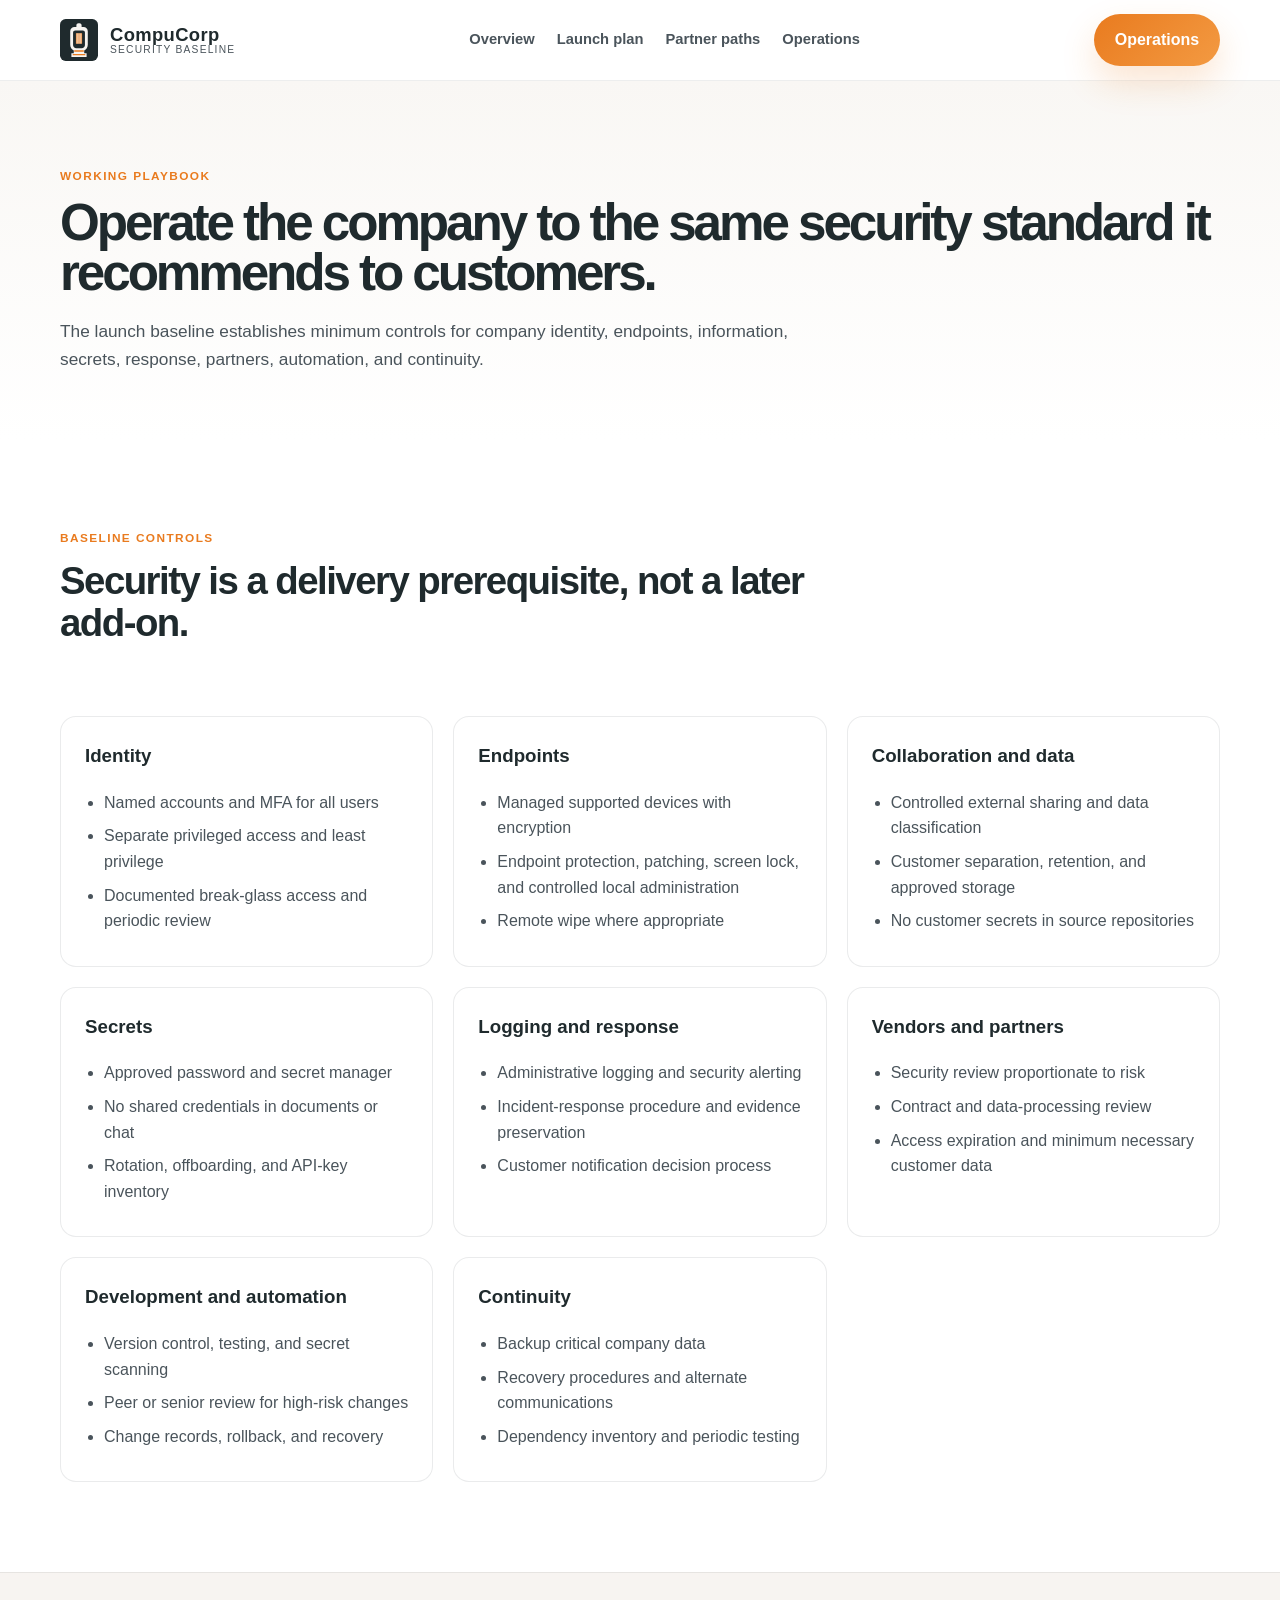
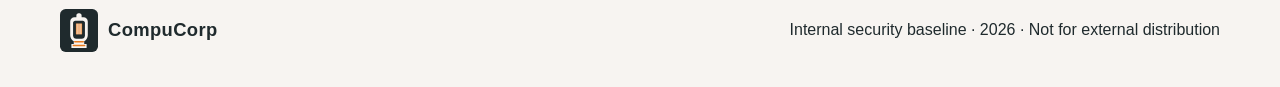
<file: site/security-baseline.html>
<!DOCTYPE html>
<html lang="en"><head><meta charset="UTF-8" /><meta name="viewport" content="width=device-width, initial-scale=1.0" /><title>CompuCorp | Internal Security Baseline</title><link rel="stylesheet" href="styles.css" /></head><body>
<header class="topbar"><div class="container nav-wrap"><a class="brand" href="index.html"><img class="brand-logo" src="assets/compucorp-mark.svg" alt="" /><span class="brand-text"><span class="brand-name">CompuCorp</span><span class="brand-tag">Security baseline</span></span></a><nav class="main-nav"><a href="index.html">Overview</a><a href="launch.html">Launch plan</a><a href="partners.html">Partner paths</a><a href="operations.html">Operations</a></nav><a class="nav-cta" href="operations.html">Operations</a></div></header>
<main><section class="page-hero"><div class="container"><p class="eyebrow">Working playbook</p><h1>Operate the company to the same security standard it recommends to customers.</h1><p class="lead">The launch baseline establishes minimum controls for company identity, endpoints, information, secrets, response, partners, automation, and continuity.</p></div></section>
<section class="section"><div class="container"><div class="section-header narrow"><p class="eyebrow">Baseline controls</p><h2>Security is a delivery prerequisite, not a later add-on.</h2></div><div class="work-grid"><article class="work-card"><h3>Identity</h3><ul><li>Named accounts and MFA for all users</li><li>Separate privileged access and least privilege</li><li>Documented break-glass access and periodic review</li></ul></article><article class="work-card"><h3>Endpoints</h3><ul><li>Managed supported devices with encryption</li><li>Endpoint protection, patching, screen lock, and controlled local administration</li><li>Remote wipe where appropriate</li></ul></article><article class="work-card"><h3>Collaboration and data</h3><ul><li>Controlled external sharing and data classification</li><li>Customer separation, retention, and approved storage</li><li>No customer secrets in source repositories</li></ul></article><article class="work-card"><h3>Secrets</h3><ul><li>Approved password and secret manager</li><li>No shared credentials in documents or chat</li><li>Rotation, offboarding, and API-key inventory</li></ul></article><article class="work-card"><h3>Logging and response</h3><ul><li>Administrative logging and security alerting</li><li>Incident-response procedure and evidence preservation</li><li>Customer notification decision process</li></ul></article><article class="work-card"><h3>Vendors and partners</h3><ul><li>Security review proportionate to risk</li><li>Contract and data-processing review</li><li>Access expiration and minimum necessary customer data</li></ul></article><article class="work-card"><h3>Development and automation</h3><ul><li>Version control, testing, and secret scanning</li><li>Peer or senior review for high-risk changes</li><li>Change records, rollback, and recovery</li></ul></article><article class="work-card"><h3>Continuity</h3><ul><li>Backup critical company data</li><li>Recovery procedures and alternate communications</li><li>Dependency inventory and periodic testing</li></ul></article></div></div></section></main>
<footer class="site-footer"><div class="container footer-wrap"><a class="brand brand-footer" href="operations.html"><img class="brand-logo" src="assets/compucorp-mark.svg" alt="" /><span class="brand-name">CompuCorp</span></a><p>Internal security baseline · Not for external distribution</p></div></footer><script src="script.js"></script></body></html>
</file>
<file: site/styles.css>
:root {
  --orange: #e97b1f;
  --orange-soft: #f39a42;
  --charcoal: #1f2a2d;
  --graphite: #4a545b;
  --warm-gray: #eae3dc;
  --off-white: #f7f4f1;
  --white: #ffffff;
  --dark: #11181a;
  --shadow: rgba(31, 42, 45, 0.12);
}

* {
  box-sizing: border-box;
}

html {
  scroll-behavior: smooth;
}

body {
  margin: 0;
  font-family: "Segoe UI", Inter, Arial, sans-serif;
  background: var(--white);
  color: var(--charcoal);
  line-height: 1.6;
}

a {
  text-decoration: none;
}

img {
  max-width: 100%;
}

.container {
  width: min(1160px, calc(100% - 32px));
  margin: 0 auto;
}

.topbar {
  position: sticky;
  top: 0;
  z-index: 999;
  background: rgba(255, 255, 255, 0.84);
  backdrop-filter: blur(10px);
  border-bottom: 1px solid rgba(31, 42, 45, 0.08);
}

.nav-wrap {
  display: flex;
  align-items: center;
  justify-content: space-between;
  gap: 20px;
  min-height: 80px;
}

.brand {
  display: flex;
  align-items: center;
  gap: 12px;
}

.brand-mark {
  width: 34px;
  height: 34px;
  background: linear-gradient(135deg, var(--orange) 0%, var(--orange-soft) 100%);
  border-radius: 10px;
  display: grid;
  place-items: center;
  box-shadow: 0 10px 25px rgba(233, 123, 31, 0.24);
}

.brand-logo {
  width: 38px;
  height: 43px;
  object-fit: contain;
}

.mark-core {
  width: 16px;
  height: 16px;
  border: 2px solid var(--white);
  border-radius: 4px;
  display: block;
  transform: rotate(45deg);
}

.brand-text {
  display: flex;
  flex-direction: column;
  line-height: 1.08;
}

.brand-name {
  font-size: 1.15rem;
  letter-spacing: 0.02em;
  font-weight: 800;
  color: var(--charcoal);
}

.brand-tag {
  font-size: 0.64rem;
  letter-spacing: 0.12em;
  text-transform: uppercase;
  color: var(--graphite);
}

.main-nav {
  display: flex;
  align-items: center;
  gap: 22px;
  flex-wrap: wrap;
}

.main-nav a {
  color: var(--graphite);
  font-size: 0.92rem;
  font-weight: 600;
}

.nav-cta,
.primary,
.secondary {
  display: inline-flex;
  align-items: center;
  justify-content: center;
  padding: 0.85rem 1.3rem;
  border-radius: 999px;
  font-weight: 700;
  transition: transform 0.2s ease, box-shadow 0.2s ease;
}

.nav-cta,
.primary {
  background: linear-gradient(135deg, var(--orange) 0%, var(--orange-soft) 100%);
  color: var(--white);
  box-shadow: 0 16px 35px rgba(233, 123, 31, 0.2);
}

.secondary {
  background: var(--white);
  color: var(--charcoal);
  border: 1px solid rgba(31, 42, 45, 0.15);
}

.nav-cta:hover,
.primary:hover,
.secondary:hover {
  transform: translateY(-1px);
}

.hero {
  background: linear-gradient(180deg, #f9f7f4 0%, #ffffff 100%);
  padding: 88px 0 54px;
}

.hero-grid {
  display: grid;
  grid-template-columns: 1.2fr 0.8fr;
  gap: 42px;
  align-items: center;
}

.eyebrow {
  margin: 0 0 12px;
  letter-spacing: 0.12em;
  text-transform: uppercase;
  font-size: 0.74rem;
  font-weight: 800;
  color: var(--orange);
}

h1, h2, h3 {
  margin-top: 0;
  color: var(--charcoal);
}

h1 {
  font-size: clamp(2.8rem, 4vw, 5rem);
  line-height: 0.98;
  margin-bottom: 20px;
  letter-spacing: -0.06em;
}

h2 {
  font-size: clamp(2rem, 3vw, 3rem);
  line-height: 1.1;
  letter-spacing: -0.04em;
}

.lead {
  font-size: 1.08rem;
  max-width: 620px;
  color: var(--graphite);
}

.hero-actions {
  display: flex;
  gap: 16px;
  margin-top: 28px;
  margin-bottom: 30px;
  flex-wrap: wrap;
}

.hero-points {
  list-style: none;
  padding: 0;
  margin: 0;
  display: flex;
  flex-wrap: wrap;
  gap: 12px;
}

.hero-points li {
  background: var(--off-white);
  color: var(--charcoal);
  border: 1px solid rgba(31, 42, 45, 0.08);
  border-radius: 999px;
  padding: 0.6rem 0.9rem;
  font-size: 0.85rem;
  font-weight: 600;
}

.hero-panel {
  background: linear-gradient(180deg, var(--charcoal) 0%, #25363d 100%);
  border-radius: 28px;
  padding: 18px 18px 20px;
  box-shadow: 0 28px 60px rgba(17, 24, 26, 0.18);
}

.hero-mark {
  width: 88px;
  height: 99px;
  object-fit: contain;
  position: absolute;
  right: 22px;
  top: 28px;
  opacity: 0.95;
}

.hero-panel {
  position: relative;
}

.panel-header {
  display: flex;
  gap: 8px;
  padding-bottom: 18px;
  border-bottom: 1px solid rgba(255, 255, 255, 0.1);
}

.dot {
  display: inline-block;
  width: 12px;
  height: 12px;
  border-radius: 50%;
}

.dot.orange { background: var(--orange); }
.dot.gray { background: #b4a9a0; }
.dot.dark { background: #5b6468; }

.mini-graph {
  margin-top: 26px;
  background: rgba(255, 255, 255, 0.04);
  border-radius: 18px;
  padding: 18px 16px 12px;
  border: 1px solid rgba(255, 255, 255, 0.08);
}

.bar-wrap {
  height: 220px;
  display: flex;
  align-items: end;
  gap: 12px;
}

.bar {
  width: 100%;
  display: block;
  border-radius: 11px 11px 0 0;
  background: linear-gradient(180deg, var(--orange-soft) 0%, var(--orange) 100%);
}

.bar-1 { height: 38%; }
.bar-2 { height: 52%; }
.bar-3 { height: 68%; }
.bar-4 { height: 85%; }
.bar-5 { height: 100%; }

.panel-metrics {
  margin-top: 20px;
  display: grid;
  gap: 18px;
}

.panel-metrics div {
  background: rgba(255, 255, 255, 0.04);
  border: 1px solid rgba(255, 255, 255, 0.08);
  border-radius: 14px;
  padding: 12px 14px;
}

.metric-label {
  display: block;
  color: rgba(255, 255, 255, 0.72);
  font-size: 0.7rem;
  letter-spacing: 0.08em;
  text-transform: uppercase;
  margin-bottom: 8px;
}

.panel-metrics strong {
  color: var(--white);
  font-size: 1rem;
}

.stripe {
  background: var(--charcoal);
  color: var(--white);
  padding: 18px 0;
}

.stripe-grid {
  display: grid;
  grid-template-columns: repeat(5, minmax(0, 1fr));
  gap: 16px;
  text-align: center;
}

.stripe-grid span {
  font-weight: 600;
  opacity: 0.92;
}

.section {
  padding: 90px 0;
}

.section.alt {
  background: #f7f4f1;
}

.section-header {
  display: flex;
  flex-direction: column;
  align-items: flex-start;
  margin-bottom: 40px;
}

.section-header.narrow {
  max-width: 780px;
}

.overview-grid,
.model-grid,
.team-grid,
.partner-grid {
  display: grid;
  gap: 28px;
}

.overview-grid {
  grid-template-columns: repeat(2, minmax(0, 1fr));
}

.story-card,
.model-card,
.person-card,
.partner-item,
.service-card {
  background: var(--white);
  border: 1px solid rgba(31, 42, 45, 0.08);
  border-radius: 22px;
  box-shadow: 0 16px 30px var(--shadow);
}

.story-card,
.model-card,
.partner-item,
.person-card {
  padding: 28px;
}

.story-card.accent {
  background: linear-gradient(180deg, var(--off-white) 0%, var(--white) 100%);
}

.cards-grid {
  display: grid;
  grid-template-columns: repeat(3, minmax(0, 1fr));
  gap: 24px;
}

.service-card {
  padding: 24px 22px 20px;
}

.card-icon {
  display: inline-flex;
  width: 44px;
  height: 44px;
  border-radius: 12px;
  align-items: center;
  justify-content: center;
  background: rgba(233, 123, 31, 0.12);
  color: var(--orange);
  font-weight: 800;
  margin-bottom: 16px;
}

.service-card ul,
.model-card ul,
.model-card ol {
  margin: 16px 0 0;
  padding-left: 18px;
  color: var(--graphite);
}

.model-grid {
  grid-template-columns: 1fr 1fr;
  margin-bottom: 28px;
}

.model-card.highlight {
  background: linear-gradient(180deg, var(--charcoal) 0%, #27373d 100%);
  border-color: rgba(255, 255, 255, 0.05);
}

.model-card.highlight h3,
.model-card.highlight li {
  color: var(--white);
}

.pricing-box {
  display: grid;
  gap: 14px;
  background: linear-gradient(135deg, rgba(233, 123, 31, 0.08) 0%, rgba(243, 154, 66, 0.03) 100%);
  border: 1px solid rgba(233, 123, 31, 0.2);
  border-radius: 22px;
  padding: 28px;
}

.price-line {
  display: flex;
  align-items: center;
  justify-content: space-between;
  gap: 16px;
  background: rgba(255, 255, 255, 0.7);
  border-radius: 14px;
  padding: 14px 16px;
  border: 1px solid rgba(31, 42, 45, 0.06);
}

.timeline {
  display: grid;
  grid-template-columns: repeat(5, minmax(0, 1fr));
  gap: 18px;
}

.timeline-item {
  background: var(--white);
  border-radius: 18px;
  border: 1px solid rgba(31, 42, 45, 0.08);
  padding: 20px 18px;
  box-shadow: 0 10px 25px rgba(31, 42, 45, 0.04);
}

.step {
  display: inline-block;
  margin-bottom: 10px;
  background: rgba(233, 123, 31, 0.12);
  color: var(--orange);
  border-radius: 999px;
  padding: 5px 10px;
  font-size: 0.72rem;
  font-weight: 800;
  letter-spacing: 0.08em;
  text-transform: uppercase;
}

.team-grid {
  grid-template-columns: repeat(3, minmax(0, 1fr));
}

.person-role {
  display: inline-block;
  margin-bottom: 10px;
  color: var(--orange);
  font-size: 0.7rem;
  font-weight: 800;
  letter-spacing: 0.1em;
  text-transform: uppercase;
}

.partner-grid {
  grid-template-columns: repeat(2, minmax(0, 1fr));
}

.section-link {
  margin: 28px 0 0;
}

.section-link a {
  color: var(--orange);
  font-weight: 800;
}

.portal-section {
  padding-top: 20px;
}

.portal-grid {
  display: grid;
  grid-template-columns: repeat(3, minmax(0, 1fr));
  gap: 20px;
}

.portal-card {
  display: block;
  min-height: 230px;
  padding: 28px;
  color: var(--charcoal);
  background: var(--white);
  border: 1px solid rgba(31, 42, 45, 0.1);
  border-radius: 18px;
  box-shadow: 0 16px 32px rgba(31, 42, 45, 0.08);
  transition: transform 0.2s ease, border-color 0.2s ease;
}

.portal-card:hover {
  transform: translateY(-4px);
  border-color: rgba(233, 123, 31, 0.45);
}

.card-kicker {
  color: var(--orange);
  font-size: 0.72rem;
  font-weight: 800;
  letter-spacing: 0.1em;
  text-transform: uppercase;
}

.page-hero {
  padding: 86px 0 48px;
  background: linear-gradient(180deg, #f9f7f4 0%, #ffffff 100%);
}

.page-hero .lead {
  max-width: 760px;
}

.notice {
  margin: 28px 0 0;
  padding: 16px 18px;
  border-left: 4px solid var(--orange);
  background: var(--off-white);
  color: var(--graphite);
}

.work-grid {
  display: grid;
  grid-template-columns: repeat(3, minmax(0, 1fr));
  gap: 20px;
}

.work-card {
  padding: 24px;
  background: var(--white);
  border: 1px solid rgba(31, 42, 45, 0.09);
  border-radius: 16px;
}

.work-card ul,
.work-card ol,
.resource-list {
  margin: 16px 0 0;
  padding-left: 19px;
  color: var(--graphite);
}

.work-card li,
.resource-list li {
  margin-bottom: 8px;
}

.gate-list {
  display: grid;
  gap: 14px;
}

.gate-item {
  display: grid;
  grid-template-columns: 130px 1fr 1fr;
  gap: 20px;
  align-items: start;
  padding: 18px;
  background: var(--white);
  border: 1px solid rgba(31, 42, 45, 0.08);
  border-radius: 14px;
}

.gate-label {
  color: var(--orange);
  font-size: 0.78rem;
  font-weight: 800;
  letter-spacing: 0.08em;
  text-transform: uppercase;
}

.resource-grid {
  display: grid;
  grid-template-columns: repeat(2, minmax(0, 1fr));
  gap: 20px;
}

.section-spacer {
  margin-top: 20px;
}

.resource-card {
  padding: 26px;
  background: var(--charcoal);
  border-radius: 18px;
  color: var(--white);
}

.resource-card h3,
.resource-card p,
.resource-card li,
.resource-card a {
  color: var(--white);
}

.resource-card a {
  text-decoration: underline;
  text-decoration-color: var(--orange-soft);
  text-underline-offset: 4px;
}

.doc-links {
  display: grid;
  gap: 12px;
}

.doc-link {
  display: block;
  padding: 16px;
  background: var(--white);
  border: 1px solid rgba(31, 42, 45, 0.09);
  border-radius: 12px;
  color: var(--charcoal);
  font-weight: 700;
}

.document-library,
.document-content {
  display: grid;
  gap: 34px;
}

.document-group {
  display: grid;
  gap: 16px;
}

.document-group > h3 {
  margin-bottom: 0;
  color: var(--orange);
  font-size: 0.82rem;
  letter-spacing: 0.1em;
  text-transform: uppercase;
}

.document-grid {
  display: grid;
  grid-template-columns: repeat(3, minmax(0, 1fr));
  gap: 18px;
}

.document-card {
  display: flex;
  flex-direction: column;
  align-items: flex-start;
  padding: 24px;
  background: var(--white);
  border: 1px solid rgba(31, 42, 45, 0.09);
  border-radius: 16px;
  box-shadow: 0 10px 24px rgba(31, 42, 45, 0.05);
}

.document-card p {
  color: var(--graphite);
  flex: 1;
}

.document-card .doc-link {
  width: 100%;
  margin-top: 14px;
  color: var(--orange);
  background: var(--off-white);
}

.document-section {
  max-width: 820px;
  padding-bottom: 28px;
  border-bottom: 1px solid rgba(31, 42, 45, 0.1);
}

.document-section h2 {
  font-size: 1.8rem;
  margin-bottom: 12px;
}

.document-section p,
.document-section li {
  color: var(--graphite);
}

.document-section ul {
  display: grid;
  gap: 10px;
  padding-left: 22px;
}

.final-callout {
  padding-top: 32px;
}

.final-box {
  background: linear-gradient(135deg, var(--charcoal) 0%, #23373d 100%);
  border-radius: 28px;
  padding: 34px 28px;
  display: flex;
  justify-content: space-between;
  align-items: center;
  gap: 20px;
  color: var(--white);
}

.final-box h2,
.final-box .eyebrow {
  color: var(--white);
}

.site-footer {
  background: var(--off-white);
  border-top: 1px solid rgba(31, 42, 45, 0.08);
  padding: 28px 0;
}

.footer-wrap {
  display: flex;
  align-items: center;
  justify-content: space-between;
  gap: 16px;
  flex-wrap: wrap;
}

.brand-footer {
  gap: 10px;
}

@media (max-width: 980px) {
  .hero-grid,
  .overview-grid,
  .model-grid,
  .cards-grid,
  .team-grid,
  .partner-grid,
  .portal-grid,
  .work-grid,
  .timeline,
  .stripe-grid,
  .document-grid {
    grid-template-columns: 1fr 1fr;
  }

  .hero-grid,
  .timeline,
  .stripe-grid {
    grid-template-columns: 1fr;
  }

  .main-nav {
    display: none;
  }

  .final-box {
    flex-direction: column;
    align-items: flex-start;
  }
}

@media (max-width: 640px) {
  .cards-grid,
  .overview-grid,
  .model-grid,
  .team-grid,
  .partner-grid,
  .portal-grid,
  .work-grid,
  .resource-grid,
  .timeline,
  .stripe-grid,
  .document-grid {
    grid-template-columns: 1fr;
  }

  .gate-item {
    grid-template-columns: 1fr;
    gap: 8px;
  }

  .nav-wrap {
    min-height: 72px;
  }

  .hero {
    padding-top: 56px;
  }

  h1 {
    font-size: 2.5rem;
  }
}
</file>
<file: site/career.css>
.profile-hero {
  background: linear-gradient(180deg, #f9f7f4 0%, #ffffff 100%);
  padding: 76px 0 50px;
}

.profile-hero-grid {
  display: grid;
  grid-template-columns: minmax(0, 1.25fr) minmax(280px, 0.75fr);
  gap: 42px;
  align-items: end;
}

.profile-hero h1 {
  max-width: 900px;
}

.profile-switcher {
  display: flex;
  flex-wrap: wrap;
  gap: 10px;
  margin-top: 26px;
}

.profile-switcher a {
  display: inline-flex;
  align-items: center;
  min-height: 42px;
  padding: 0.62rem 1rem;
  border: 1px solid rgba(31, 42, 45, 0.14);
  border-radius: 999px;
  color: var(--charcoal);
  font-weight: 700;
  background: var(--white);
}

.profile-switcher a[aria-current="page"] {
  color: var(--white);
  border-color: transparent;
  background: linear-gradient(135deg, var(--orange) 0%, var(--orange-soft) 100%);
}

.profile-aside {
  display: grid;
  gap: 18px;
  align-self: stretch;
}

.profile-portrait {
  position: relative;
  margin: 0;
  padding: 10px;
  overflow: hidden;
  border-radius: 26px;
  background: linear-gradient(135deg, var(--orange) 0%, var(--orange-soft) 100%);
  box-shadow: 0 22px 50px var(--shadow);
}

.profile-portrait::after {
  content: "";
  position: absolute;
  inset: 10px;
  border: 1px solid rgba(255, 255, 255, 0.5);
  border-radius: 19px;
  pointer-events: none;
}

.profile-portrait img {
  display: block;
  width: 100%;
  height: auto;
  aspect-ratio: 1;
  object-fit: cover;
  object-position: center 32%;
  border-radius: 18px;
}

.profile-facts {
  background: var(--charcoal);
  color: var(--white);
  border-radius: 26px;
  padding: 26px;
  box-shadow: 0 22px 50px var(--shadow);
}

.profile-facts dl {
  margin: 0;
  display: grid;
  gap: 18px;
}

.profile-facts div {
  padding-bottom: 16px;
  border-bottom: 1px solid rgba(255, 255, 255, 0.14);
}

.profile-facts div:last-child {
  padding-bottom: 0;
  border-bottom: 0;
}

.profile-facts dt {
  color: rgba(255, 255, 255, 0.66);
  font-size: 0.72rem;
  font-weight: 800;
  letter-spacing: 0.1em;
  text-transform: uppercase;
}

.profile-facts dd {
  margin: 4px 0 0;
  font-size: 1.05rem;
  font-weight: 700;
}

.profile-metrics {
  display: grid;
  grid-template-columns: repeat(4, minmax(0, 1fr));
  gap: 14px;
  margin-top: 30px;
}

.profile-metric {
  border: 1px solid rgba(31, 42, 45, 0.1);
  border-radius: 18px;
  padding: 18px;
  background: var(--white);
}

.profile-metric strong {
  display: block;
  font-size: 1.7rem;
  line-height: 1;
  color: var(--orange);
}

.profile-metric span {
  display: block;
  margin-top: 8px;
  font-size: 0.84rem;
  color: var(--graphite);
}

.resume-layout,
.founder-layout {
  display: grid;
  grid-template-columns: minmax(0, 1fr) 300px;
  gap: 38px;
  align-items: start;
}

.career-section + .career-section {
  margin-top: 42px;
}

.career-section h2 {
  font-size: clamp(1.55rem, 2vw, 2.15rem);
  margin-bottom: 18px;
}

.career-entry {
  padding: 22px 0;
  border-top: 1px solid rgba(31, 42, 45, 0.12);
}

.career-entry:first-of-type {
  border-top: 0;
  padding-top: 0;
}

.career-entry-header {
  display: flex;
  justify-content: space-between;
  gap: 24px;
  align-items: baseline;
}

.career-entry h3 {
  margin-bottom: 4px;
  font-size: 1.16rem;
}

.career-entry .dates {
  color: var(--graphite);
  white-space: nowrap;
  font-size: 0.9rem;
  font-weight: 700;
}

.career-entry .employer {
  color: var(--orange);
  font-size: 0.86rem;
  font-weight: 800;
  letter-spacing: 0.04em;
  text-transform: uppercase;
}

.career-entry ul,
.profile-sidebar ul {
  margin-bottom: 0;
}

.profile-sidebar {
  position: sticky;
  top: 104px;
  display: grid;
  gap: 18px;
}

.sidebar-card {
  background: var(--off-white);
  border: 1px solid rgba(31, 42, 45, 0.08);
  border-radius: 20px;
  padding: 22px;
}

.sidebar-card h3 {
  margin-bottom: 10px;
}

.skill-cloud {
  display: flex;
  flex-wrap: wrap;
  gap: 8px;
}

.skill-cloud span {
  border: 1px solid rgba(31, 42, 45, 0.12);
  border-radius: 999px;
  padding: 0.45rem 0.68rem;
  background: var(--white);
  color: var(--graphite);
  font-size: 0.78rem;
  font-weight: 700;
}

.founder-principle {
  font-size: clamp(1.65rem, 3vw, 2.55rem);
  line-height: 1.18;
  letter-spacing: -0.035em;
  margin: 0;
}

.client-value-grid {
  display: grid;
  grid-template-columns: repeat(2, minmax(0, 1fr));
  gap: 18px;
}

.client-value-card {
  border: 1px solid rgba(31, 42, 45, 0.1);
  border-radius: 20px;
  padding: 24px;
  background: var(--white);
}

.client-value-card .number {
  display: inline-grid;
  place-items: center;
  width: 34px;
  height: 34px;
  margin-bottom: 18px;
  border-radius: 10px;
  color: var(--white);
  background: var(--orange);
  font-size: 0.78rem;
  font-weight: 900;
}

.client-value-card p {
  margin-bottom: 0;
  color: var(--graphite);
}

.proof-list {
  display: grid;
  gap: 14px;
}

.proof-item {
  display: grid;
  grid-template-columns: 150px 1fr;
  gap: 22px;
  padding: 18px 0;
  border-top: 1px solid rgba(31, 42, 45, 0.12);
}

.proof-item:first-child {
  border-top: 0;
}

.proof-item strong {
  color: var(--orange);
}

.public-note {
  color: var(--graphite);
  font-size: 0.82rem;
  margin-top: 20px;
}

@media (max-width: 900px) {
  .profile-hero-grid,
  .resume-layout,
  .founder-layout {
    grid-template-columns: 1fr;
  }

  .profile-metrics {
    grid-template-columns: repeat(2, minmax(0, 1fr));
  }

  .profile-sidebar {
    position: static;
  }
}

@media (max-width: 620px) {
  .profile-hero {
    padding-top: 48px;
  }

  .profile-metrics,
  .client-value-grid {
    grid-template-columns: 1fr;
  }

  .career-entry-header,
  .proof-item {
    display: block;
  }

  .career-entry .dates {
    display: block;
    margin-top: 4px;
  }
}
</file>
